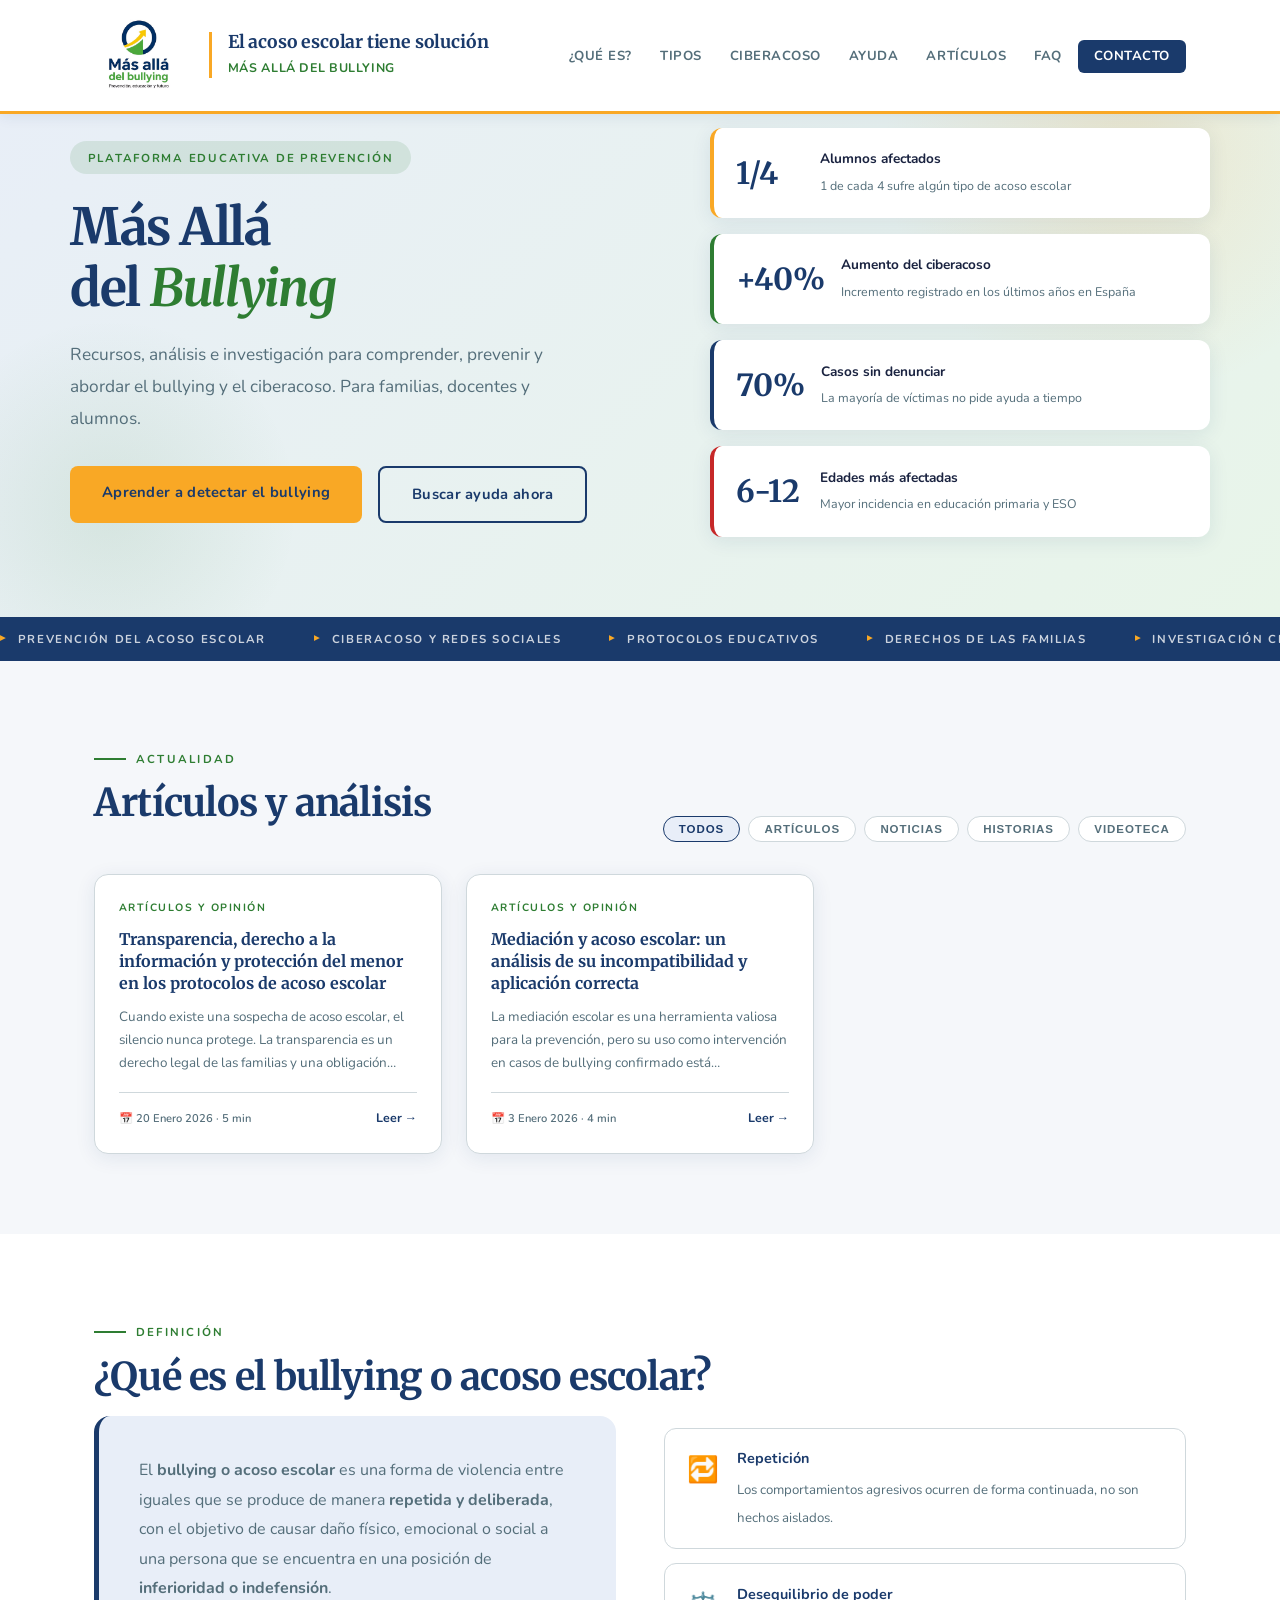
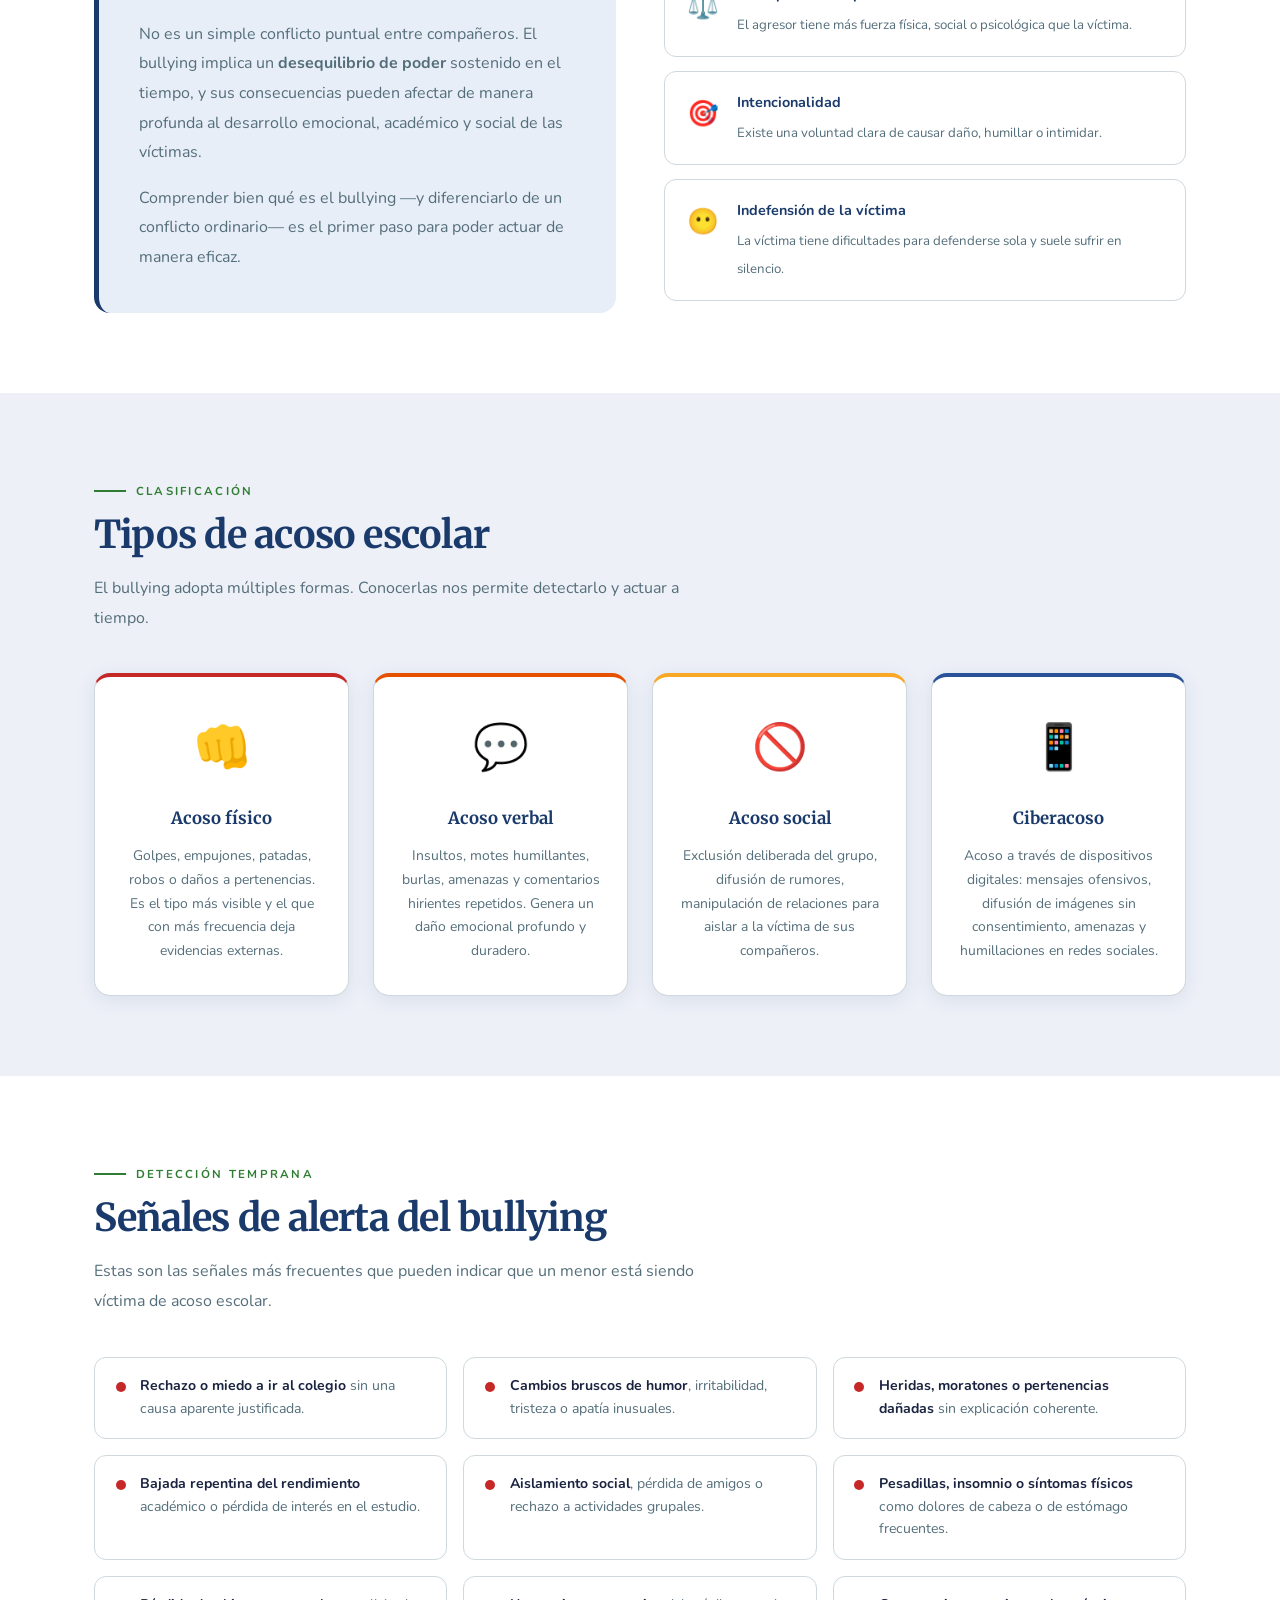
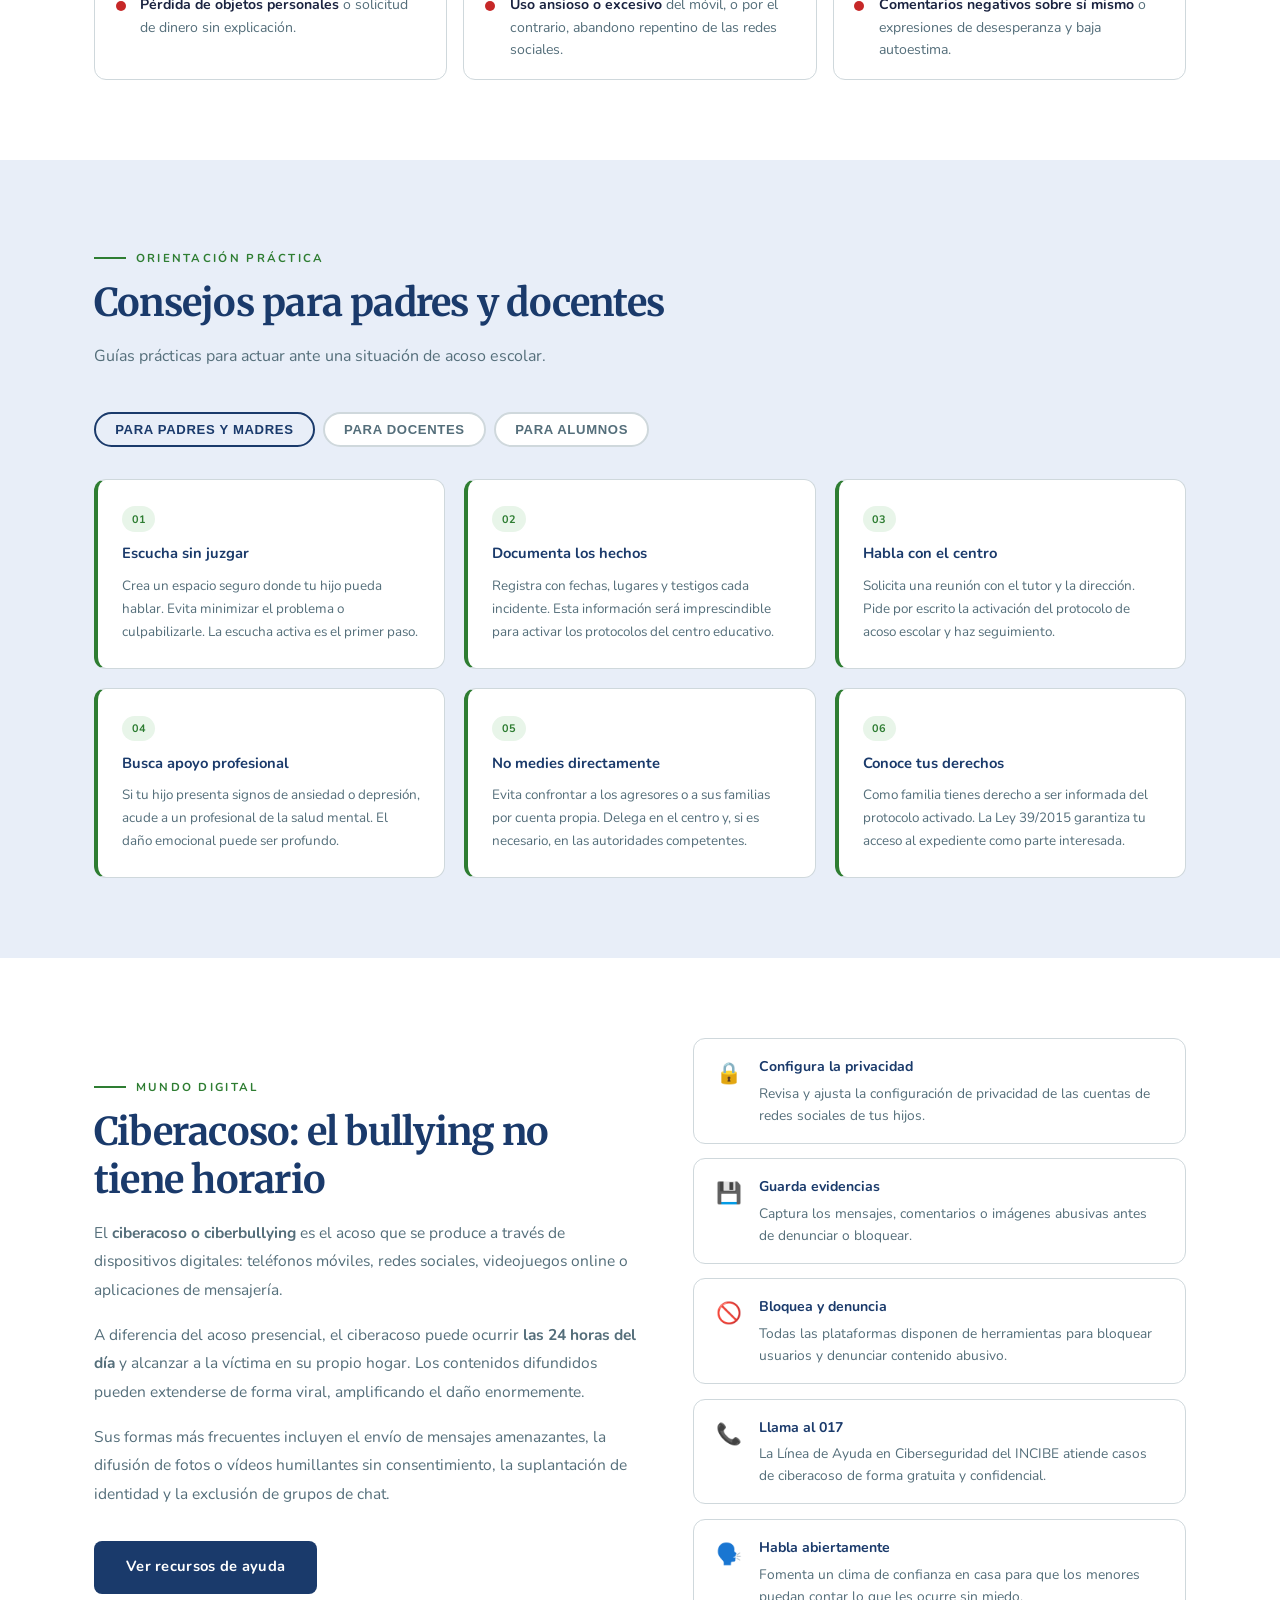
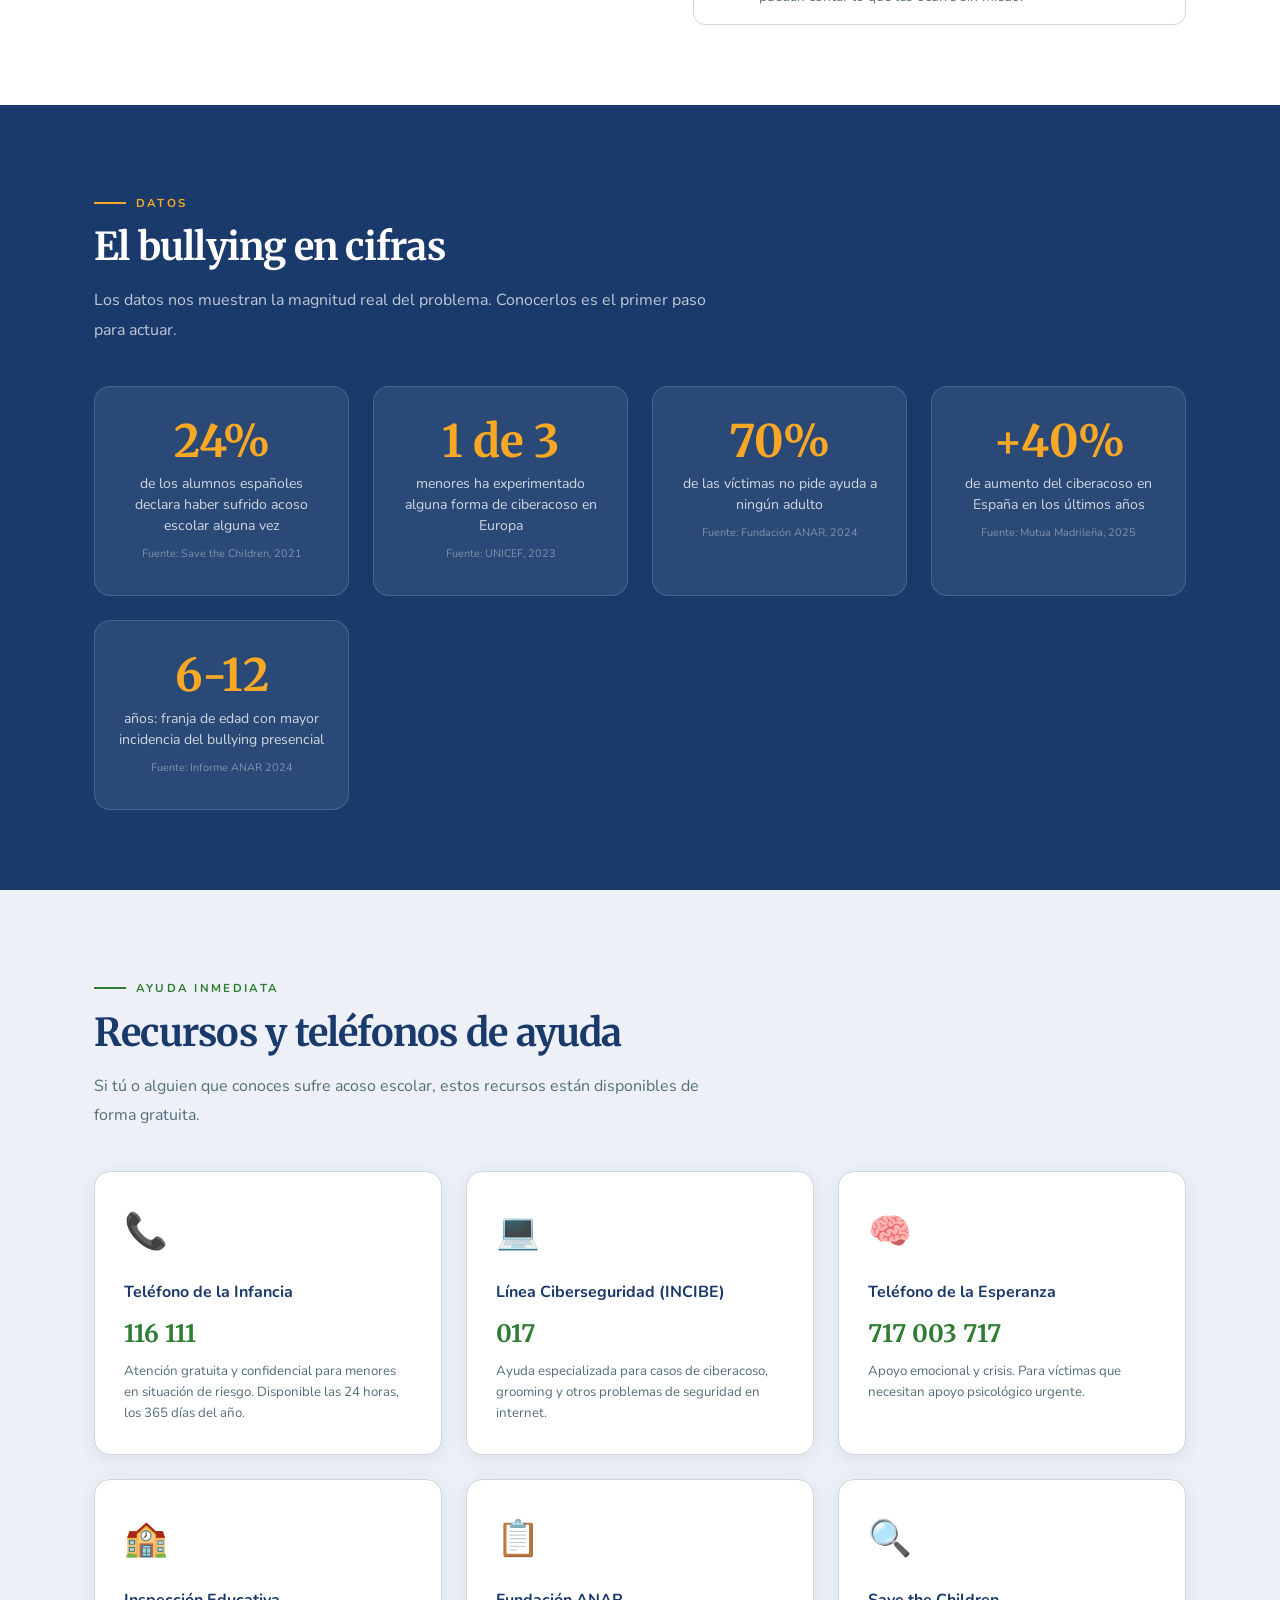
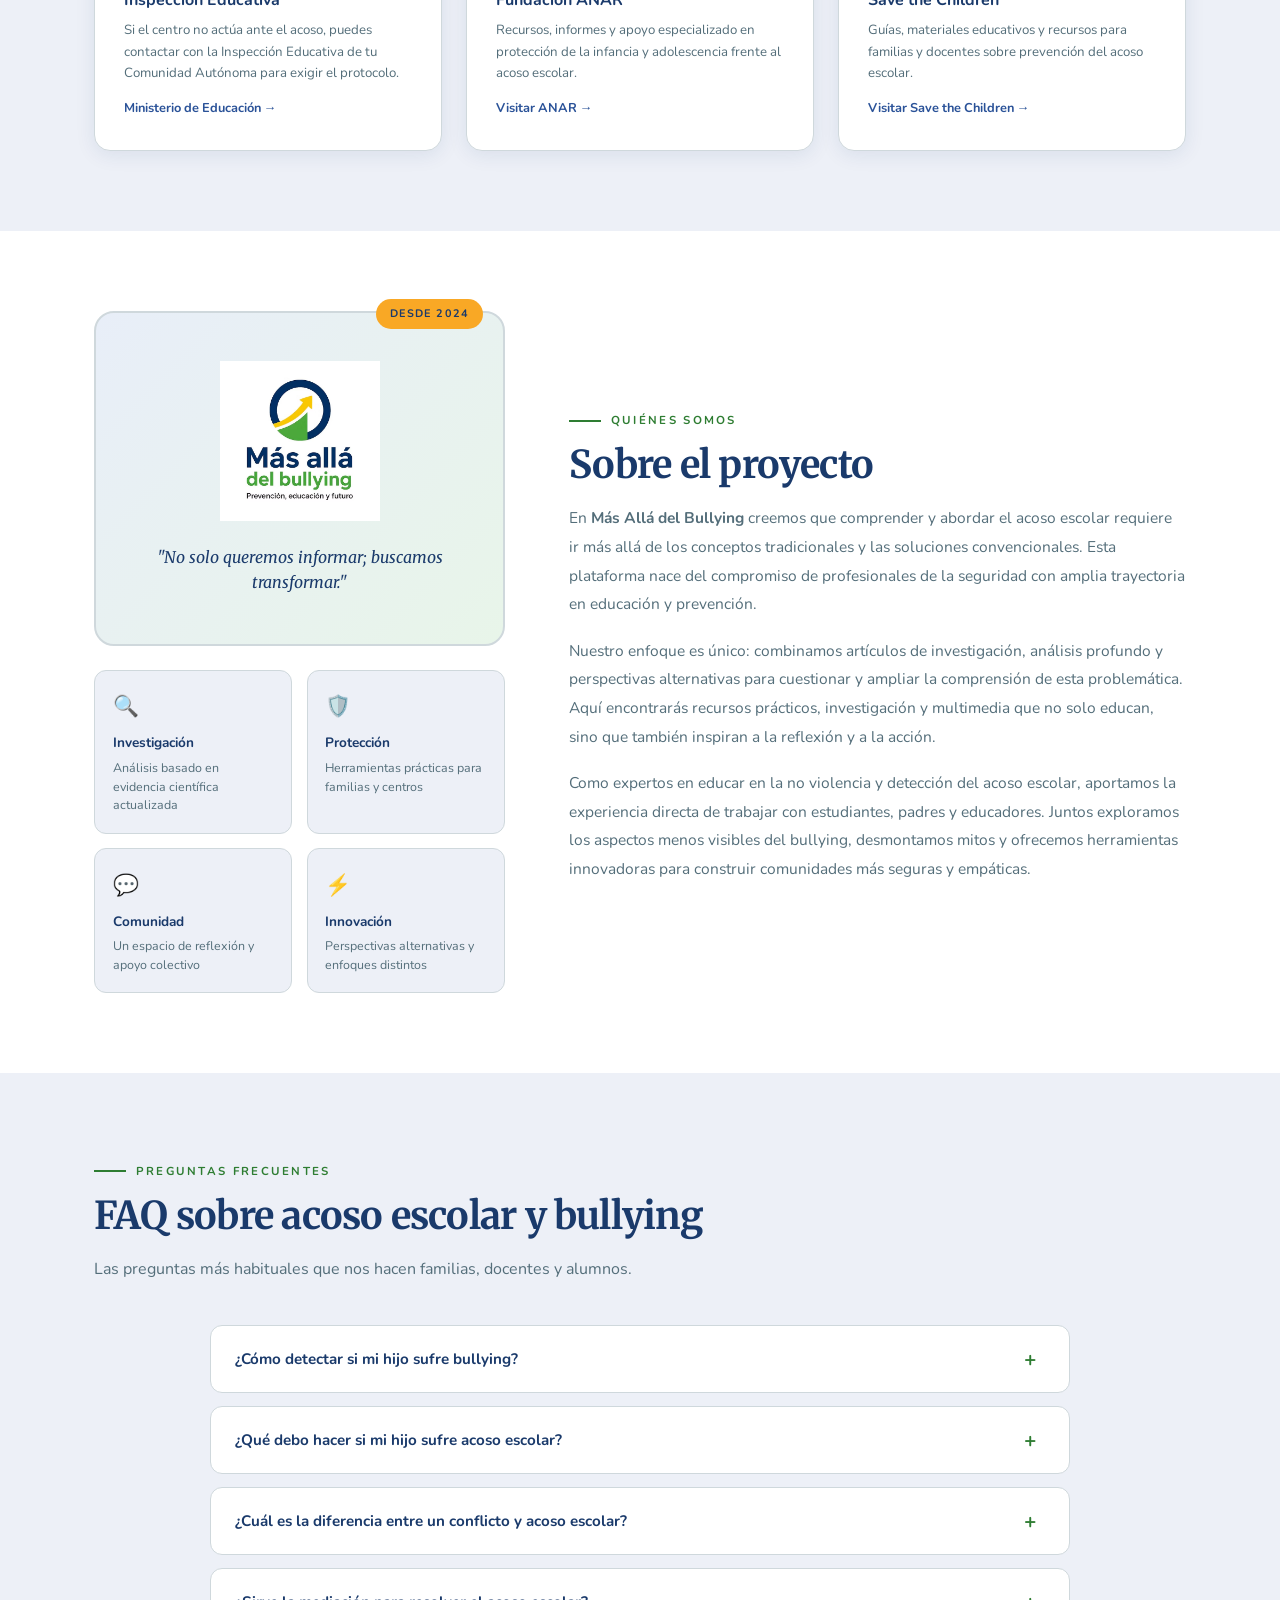
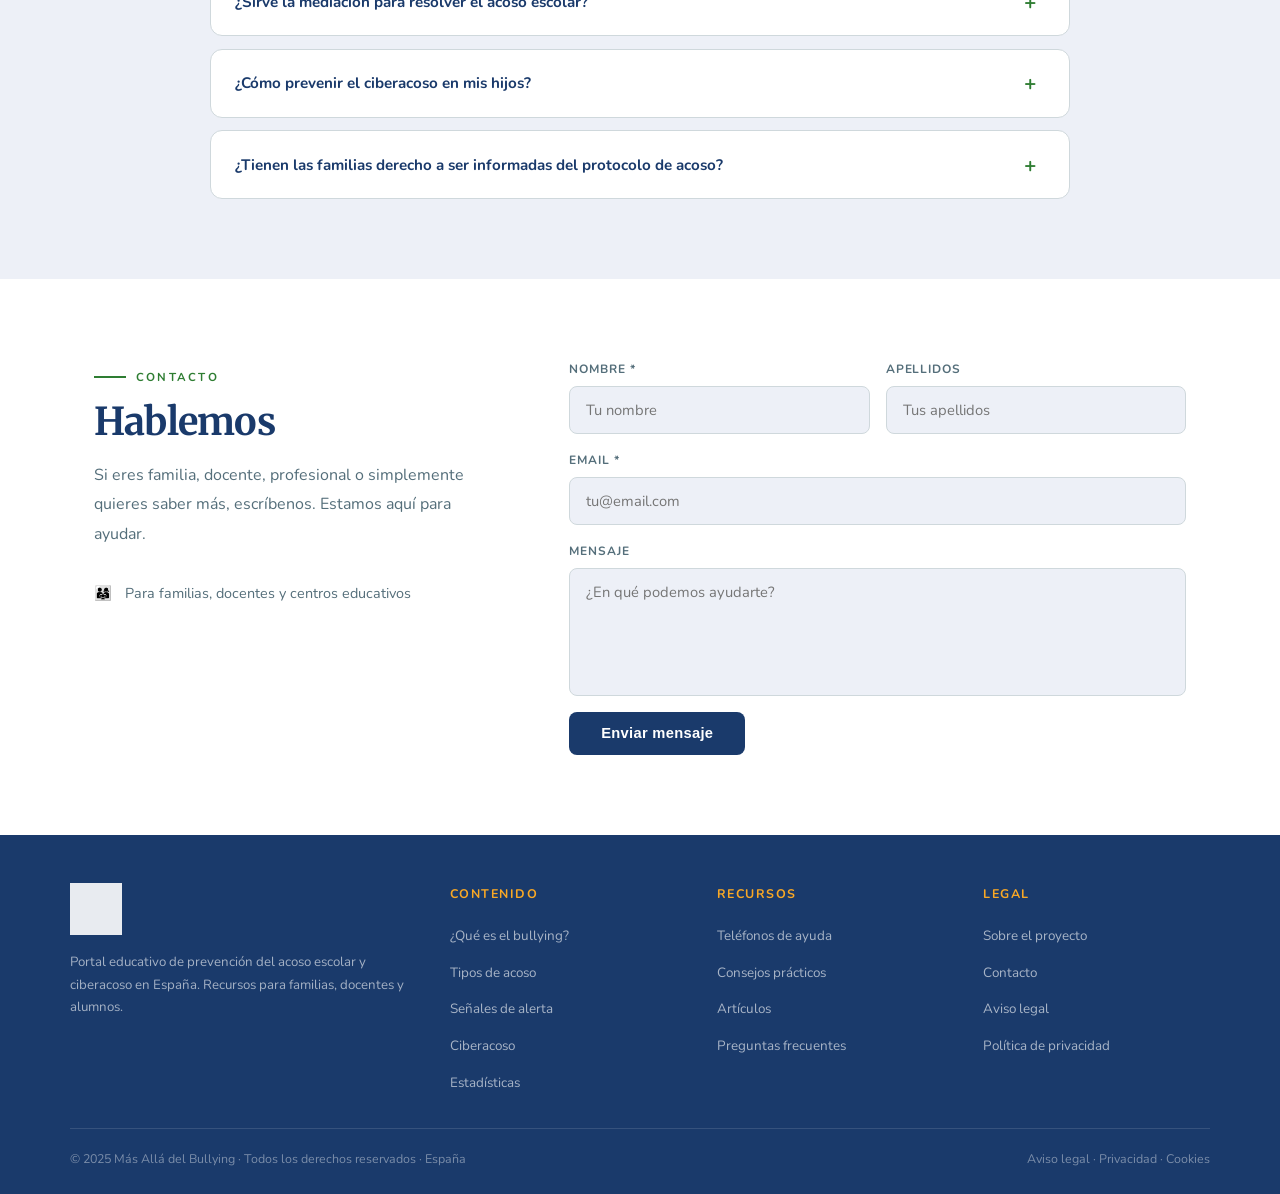
<file: index.html>
<!DOCTYPE html>
<html lang="es">
<head>
  <!-- ============================================================
       MÁS ALLÁ DEL BULLYING — index.html
       Portal educativo de prevención del acoso escolar
       ============================================================ -->

  <meta charset="UTF-8">
  <meta name="viewport" content="width=device-width, initial-scale=1.0">

  <!-- SEO PRIMARIO -->
  <title>Más Allá del Bullying | Prevención del Acoso Escolar y Ciberacoso en España</title>
  <meta name="description" content="Portal educativo sobre prevención del bullying, acoso escolar y ciberacoso. Recursos, guías y consejos para familias, docentes y alumnos. Información actualizada y avalada por expertos.">
  <meta name="keywords" content="bullying, acoso escolar, ciberacoso, prevención del bullying, educación contra la violencia, acoso en el colegio, ciberbullying, señales de acoso, consejos para padres, protocolo acoso escolar">
  <meta name="author" content="Más Allá del Bullying">
  <meta name="robots" content="index, follow">
  <link rel="canonical" href="https://xamid20.github.io/masalladelbullying/">

  <!-- OPEN GRAPH (redes sociales) -->
  <meta property="og:type"        content="website">
  <meta property="og:title"       content="Más Allá del Bullying | Prevención del Acoso Escolar">
  <meta property="og:description" content="Recursos educativos para prevenir y abordar el acoso escolar y el ciberacoso. Para familias, docentes y alumnos.">
  <meta property="og:url"         content="https://xamid20.github.io/masalladelbullying/">
  <meta property="og:image"       content="https://xamid20.github.io/masalladelbullying/logo.png">
  <meta property="og:locale"      content="es_ES">
  <meta name="twitter:card"       content="summary_large_image">
  <meta name="twitter:title"      content="Más Allá del Bullying | Prevención del Acoso Escolar">
  <meta name="twitter:description" content="Recursos educativos para prevenir y abordar el acoso escolar y el ciberacoso.">

  <!-- SCHEMA MARKUP — Organización educativa -->
  <script type="application/ld+json">
  {
    "@context": "https://schema.org",
    "@type": "EducationalOrganization",
    "name": "Más Allá del Bullying",
    "description": "Portal educativo de prevención del acoso escolar y ciberacoso en España",
    "url": "https://xamid20.github.io/masalladelbullying/",
    "logo": "https://xamid20.github.io/masalladelbullying/logo.png",
    "foundingDate": "2024",
    "areaServed": "ES",
    "knowsAbout": ["bullying", "acoso escolar", "ciberacoso", "prevención violencia escolar"]
  }
  </script>

  <!-- SCHEMA MARKUP — FAQ -->
  <script type="application/ld+json">
  {
    "@context": "https://schema.org",
    "@type": "FAQPage",
    "mainEntity": [
      {
        "@type": "Question",
        "name": "¿Cómo detectar si mi hijo sufre bullying?",
        "acceptedAnswer": { "@type": "Answer", "text": "Los principales indicadores son: cambios bruscos de humor, rechazo a ir al colegio, heridas o pertenencias dañadas sin explicación, pesadillas, pérdida de amigos o aislamiento social, y bajada repentina del rendimiento escolar." }
      },
      {
        "@type": "Question",
        "name": "¿Qué debo hacer si mi hijo sufre acoso escolar?",
        "acceptedAnswer": { "@type": "Answer", "text": "Mantén la calma y escúchale sin juzgar. Documenta los hechos con fechas y evidencias. Habla con el tutor y la dirección del centro solicitando la activación del protocolo de acoso. Si no obtienes respuesta, contacta con la Inspección Educativa." }
      },
      {
        "@type": "Question",
        "name": "¿Cómo prevenir el ciberacoso?",
        "acceptedAnswer": { "@type": "Answer", "text": "Educa a tus hijos sobre el uso responsable de internet, mantén los dispositivos en zonas comunes del hogar, configura la privacidad de sus cuentas, fomenta la comunicación abierta y enséñales a bloquear y denunciar contactos abusivos." }
      }
    ]
  }
  </script>

  <!-- FONTS -->
  <link rel="preconnect" href="https://fonts.googleapis.com">
  <link href="https://fonts.googleapis.com/css2?family=Merriweather:ital,wght@0,400;0,700;1,400&family=Nunito:wght@300;400;600;700&display=swap" rel="stylesheet">

  <!-- CSS -->
  <link rel="stylesheet" href="styles.css">
</head>

<body>

  <!-- ============================================================
       HEADER — Logo + Navegación principal
       ============================================================ -->
  <header role="banner">
    <div class="header-inner">

      <!-- Logo -->
      <a href="/" class="site-logo" aria-label="Ir a la página principal de Más allá del bullying">
        <img src="logo.png"
             alt="Más allá del bullying – prevención del acoso escolar"
             width="90" height="90" style="height:90px;width:auto;">
        <div class="logo-text" style="margin-left:0.8rem;border-left:3px solid var(--amarillo);padding-left:1rem;">
          <strong style="font-size:1.1rem;letter-spacing:-0.01em;display:block;color:var(--azul);">El acoso escolar tiene solución</strong>
          <span style="font-size:0.78rem;margin-top:3px;display:block;color:var(--verde);font-weight:700;text-transform:uppercase;letter-spacing:0.05em;">Más Allá del Bullying</span>
        </div>
      </a>

      <!-- Menú de navegación -->
      <nav role="navigation" aria-label="Menú principal">
        <ul class="nav-menu" id="navMenu">
          <li><a href="#que-es">¿Qué es?</a></li>
          <li><a href="#tipos">Tipos</a></li>
          <li><a href="#ciberacoso">Ciberacoso</a></li>
          <li><a href="#recursos">Ayuda</a></li>
          <li><a href="#articulos">Artículos</a></li>
          <li><a href="#faq">FAQ</a></li>
          <li><a href="#contacto" class="nav-cta">Contacto</a></li>
        </ul>
        <button class="nav-toggle" id="navToggle" aria-label="Abrir menú" aria-expanded="false">
          <span></span><span></span><span></span>
        </button>
      </nav>

    </div>
  </header>

  <main role="main">

    <!-- ============================================================
         HERO — Sección principal de impacto
         ============================================================ -->
    <section class="hero" aria-labelledby="hero-titulo">
      <div class="hero-inner">

        <div>
          <span class="hero-badge">Plataforma educativa de prevención</span>
          <h1 id="hero-titulo">
            Más Allá<br>del <em>Bullying</em>
          </h1>
          <p class="hero-sub">
            Recursos, análisis e investigación para comprender, prevenir y abordar el
            bullying y el ciberacoso. Para familias, docentes y alumnos.
          </p>
          <div class="hero-cta">
            <a href="#que-es" class="btn btn-amarillo">Aprender a detectar el bullying</a>
            <a href="#recursos" class="btn btn-outline">Buscar ayuda ahora</a>
          </div>
        </div>

        <!-- Tarjetas de estadísticas -->
        <aside class="hero-stats" aria-label="Estadísticas sobre el acoso escolar">
          <div class="stat-card">
            <div class="stat-num">1/4</div>
            <div class="stat-info">
              <strong>Alumnos afectados</strong>
              <span>1 de cada 4 sufre algún tipo de acoso escolar</span>
            </div>
          </div>
          <div class="stat-card">
            <div class="stat-num">+40%</div>
            <div class="stat-info">
              <strong>Aumento del ciberacoso</strong>
              <span>Incremento registrado en los últimos años en España</span>
            </div>
          </div>
          <div class="stat-card">
            <div class="stat-num">70%</div>
            <div class="stat-info">
              <strong>Casos sin denunciar</strong>
              <span>La mayoría de víctimas no pide ayuda a tiempo</span>
            </div>
          </div>
          <div class="stat-card">
            <div class="stat-num">6-12</div>
            <div class="stat-info">
              <strong>Edades más afectadas</strong>
              <span>Mayor incidencia en educación primaria y ESO</span>
            </div>
          </div>
        </aside>

      </div>
    </section>

    <!-- TICKER -->
    <div class="ticker-wrap" aria-hidden="true">
      <div class="ticker">
        <span class="ticker-item">Prevención del acoso escolar</span>
        <span class="ticker-item">Ciberacoso y redes sociales</span>
        <span class="ticker-item">Protocolos educativos</span>
        <span class="ticker-item">Derechos de las familias</span>
        <span class="ticker-item">Investigación científica</span>
        <span class="ticker-item">Herramientas para docentes</span>
        <span class="ticker-item">Señales de alerta del bullying</span>
        <span class="ticker-item">Recursos de ayuda</span>
        <span class="ticker-item">Prevención del acoso escolar</span>
        <span class="ticker-item">Ciberacoso y redes sociales</span>
        <span class="ticker-item">Protocolos educativos</span>
        <span class="ticker-item">Derechos de las familias</span>
        <span class="ticker-item">Investigación científica</span>
        <span class="ticker-item">Herramientas para docentes</span>
        <span class="ticker-item">Señales de alerta del bullying</span>
        <span class="ticker-item">Recursos de ayuda</span>
      </div>
    </div>

    <!-- ============================================================
         ARTÍCULOS Y ANÁLISIS — justo después del ticker
         ============================================================ -->
    <section id="articulos" class="articulos-section" aria-labelledby="titulo-articulos">
      <div class="container">
        <div class="articulos-header">
          <div>
            <div class="section-label">Actualidad</div>
            <h2 class="section-title" id="titulo-articulos">Artículos y análisis</h2>
          </div>
          <div class="filter-tabs" role="tablist">
            <button class="filter-tab active" role="tab">Todos</button>
            <button class="filter-tab" role="tab">Artículos</button>
            <button class="filter-tab" role="tab">Noticias</button>
            <button class="filter-tab" role="tab">Historias</button>
            <button class="filter-tab" role="tab">Videoteca</button>
          </div>
        </div>

        <!-- Grid de artículos -->
        <div class="articulos-grid" id="articulos-grid">

          <!-- ARTÍCULO 1 -->
          <a class="article-card" href="articulo-transparencia.html">
            <div class="card-body">
              <div class="card-cat">Artículos y Opinión</div>
              <h3 class="card-title">Transparencia, derecho a la información y protección del menor en los protocolos de acoso escolar</h3>
              <p class="card-excerpt">Cuando existe una sospecha de acoso escolar, el silencio nunca protege. La transparencia es un derecho legal de las familias y una obligación jurídica del centro educativo, directamente vinculada a la protección efectiva de los menores.</p>
              <div class="card-footer">
                <span class="card-date">📅 20 Enero 2026 · 5 min</span>
                <span class="card-link-txt">Leer →</span>
              </div>
            </div>
          </a>

          <!-- ARTÍCULO 2 -->
          <a class="article-card" href="articulo-mediacion.html">
            <div class="card-body">
              <div class="card-cat">Artículos y Opinión</div>
              <h3 class="card-title">Mediación y acoso escolar: un análisis de su incompatibilidad y aplicación correcta</h3>
              <p class="card-excerpt">La mediación escolar es una herramienta valiosa para la prevención, pero su uso como intervención en casos de bullying confirmado está desaconsejado y puede ser perjudicial para la víctima.</p>
              <div class="card-footer">
                <span class="card-date">📅 3 Enero 2026 · 4 min</span>
                <span class="card-link-txt">Leer →</span>
              </div>
            </div>
          </a>

        </div>
      </div>
    </section>

    <!-- ============================================================
         ¿QUÉ ES EL BULLYING?
         ============================================================ -->
    <section id="que-es" class="section-bg-white" aria-labelledby="titulo-que-es">
      <div class="container">
        <div class="section-label">Definición</div>
        <h2 class="section-title" id="titulo-que-es">¿Qué es el bullying o acoso escolar?</h2>
        <div class="que-es-grid fade-up">

          <div class="que-es-box">
            <p>
              El <strong>bullying o acoso escolar</strong> es una forma de violencia entre iguales
              que se produce de manera <strong>repetida y deliberada</strong>, con el objetivo de
              causar daño físico, emocional o social a una persona que se encuentra en una
              posición de <strong>inferioridad o indefensión</strong>.
            </p>
            <p>
              No es un simple conflicto puntual entre compañeros. El bullying implica un
              <strong>desequilibrio de poder</strong> sostenido en el tiempo, y sus consecuencias
              pueden afectar de manera profunda al desarrollo emocional, académico y social
              de las víctimas.
            </p>
            <p>
              Comprender bien qué es el bullying —y diferenciarlo de un conflicto ordinario—
              es el primer paso para poder actuar de manera eficaz.
            </p>
          </div>

          <div class="caracteristicas">
            <div class="caracteristica">
              <div class="caract-icon">🔁</div>
              <div class="caract-info">
                <strong>Repetición</strong>
                <span>Los comportamientos agresivos ocurren de forma continuada, no son hechos aislados.</span>
              </div>
            </div>
            <div class="caracteristica">
              <div class="caract-icon">⚖️</div>
              <div class="caract-info">
                <strong>Desequilibrio de poder</strong>
                <span>El agresor tiene más fuerza física, social o psicológica que la víctima.</span>
              </div>
            </div>
            <div class="caracteristica">
              <div class="caract-icon">🎯</div>
              <div class="caract-info">
                <strong>Intencionalidad</strong>
                <span>Existe una voluntad clara de causar daño, humillar o intimidar.</span>
              </div>
            </div>
            <div class="caracteristica">
              <div class="caract-icon">😶</div>
              <div class="caract-info">
                <strong>Indefensión de la víctima</strong>
                <span>La víctima tiene dificultades para defenderse sola y suele sufrir en silencio.</span>
              </div>
            </div>
          </div>

        </div>
      </div>
    </section>

    <!-- ============================================================
         TIPOS DE ACOSO — Cards visuales
         ============================================================ -->
    <section id="tipos" class="section-bg-gray" aria-labelledby="titulo-tipos">
      <div class="container">
        <div class="section-label">Clasificación</div>
        <h2 class="section-title" id="titulo-tipos">Tipos de acoso escolar</h2>
        <p class="section-desc">El bullying adopta múltiples formas. Conocerlas nos permite detectarlo y actuar a tiempo.</p>

        <div class="tipos-grid">

          <article class="tipo-card fisico fade-up">
            <span class="tipo-icon" aria-hidden="true">👊</span>
            <h3>Acoso físico</h3>
            <p>Golpes, empujones, patadas, robos o daños a pertenencias. Es el tipo más visible y el que con más frecuencia deja evidencias externas.</p>
          </article>

          <article class="tipo-card verbal fade-up">
            <span class="tipo-icon" aria-hidden="true">💬</span>
            <h3>Acoso verbal</h3>
            <p>Insultos, motes humillantes, burlas, amenazas y comentarios hirientes repetidos. Genera un daño emocional profundo y duradero.</p>
          </article>

          <article class="tipo-card social fade-up">
            <span class="tipo-icon" aria-hidden="true">🚫</span>
            <h3>Acoso social</h3>
            <p>Exclusión deliberada del grupo, difusión de rumores, manipulación de relaciones para aislar a la víctima de sus compañeros.</p>
          </article>

          <article class="tipo-card cyber fade-up">
            <span class="tipo-icon" aria-hidden="true">📱</span>
            <h3>Ciberacoso</h3>
            <p>Acoso a través de dispositivos digitales: mensajes ofensivos, difusión de imágenes sin consentimiento, amenazas y humillaciones en redes sociales.</p>
          </article>

        </div>
      </div>
    </section>

    <!-- ============================================================
         SEÑALES DE ALERTA
         ============================================================ -->
    <section id="senales" class="section-bg-white" aria-labelledby="titulo-senales">
      <div class="container">
        <div class="section-label">Detección temprana</div>
        <h2 class="section-title" id="titulo-senales">Señales de alerta del bullying</h2>
        <p class="section-desc">Estas son las señales más frecuentes que pueden indicar que un menor está siendo víctima de acoso escolar.</p>

        <div class="senales-grid">
          <div class="senal-item fade-up">
            <div class="senal-dot" aria-hidden="true"></div>
            <p><strong>Rechazo o miedo a ir al colegio</strong> sin una causa aparente justificada.</p>
          </div>
          <div class="senal-item fade-up">
            <div class="senal-dot" aria-hidden="true"></div>
            <p><strong>Cambios bruscos de humor</strong>, irritabilidad, tristeza o apatía inusuales.</p>
          </div>
          <div class="senal-item fade-up">
            <div class="senal-dot" aria-hidden="true"></div>
            <p><strong>Heridas, moratones o pertenencias dañadas</strong> sin explicación coherente.</p>
          </div>
          <div class="senal-item fade-up">
            <div class="senal-dot" aria-hidden="true"></div>
            <p><strong>Bajada repentina del rendimiento</strong> académico o pérdida de interés en el estudio.</p>
          </div>
          <div class="senal-item fade-up">
            <div class="senal-dot" aria-hidden="true"></div>
            <p><strong>Aislamiento social</strong>, pérdida de amigos o rechazo a actividades grupales.</p>
          </div>
          <div class="senal-item fade-up">
            <div class="senal-dot" aria-hidden="true"></div>
            <p><strong>Pesadillas, insomnio o síntomas físicos</strong> como dolores de cabeza o de estómago frecuentes.</p>
          </div>
          <div class="senal-item fade-up">
            <div class="senal-dot" aria-hidden="true"></div>
            <p><strong>Pérdida de objetos personales</strong> o solicitud de dinero sin explicación.</p>
          </div>
          <div class="senal-item fade-up">
            <div class="senal-dot" aria-hidden="true"></div>
            <p><strong>Uso ansioso o excesivo</strong> del móvil, o por el contrario, abandono repentino de las redes sociales.</p>
          </div>
          <div class="senal-item fade-up">
            <div class="senal-dot" aria-hidden="true"></div>
            <p><strong>Comentarios negativos sobre sí mismo</strong> o expresiones de desesperanza y baja autoestima.</p>
          </div>
        </div>
      </div>
    </section>

    <!-- ============================================================
         CONSEJOS PARA PADRES Y DOCENTES
         ============================================================ -->
    <section id="consejos" class="section-bg-blue" aria-labelledby="titulo-consejos">
      <div class="container">
        <div class="section-label">Orientación práctica</div>
        <h2 class="section-title" id="titulo-consejos">Consejos para padres y docentes</h2>
        <p class="section-desc">Guías prácticas para actuar ante una situación de acoso escolar.</p>

        <div class="consejos-tabs">
          <button class="tab-btn active" onclick="mostrarTab('padres', this)">Para padres y madres</button>
          <button class="tab-btn" onclick="mostrarTab('docentes', this)">Para docentes</button>
          <button class="tab-btn" onclick="mostrarTab('alumnos', this)">Para alumnos</button>
        </div>

        <!-- Padres -->
        <div id="tab-padres" class="tab-content active">
          <div class="consejo-card">
            <div class="consejo-num">01</div>
            <h4>Escucha sin juzgar</h4>
            <p>Crea un espacio seguro donde tu hijo pueda hablar. Evita minimizar el problema o culpabilizarle. La escucha activa es el primer paso.</p>
          </div>
          <div class="consejo-card">
            <div class="consejo-num">02</div>
            <h4>Documenta los hechos</h4>
            <p>Registra con fechas, lugares y testigos cada incidente. Esta información será imprescindible para activar los protocolos del centro educativo.</p>
          </div>
          <div class="consejo-card">
            <div class="consejo-num">03</div>
            <h4>Habla con el centro</h4>
            <p>Solicita una reunión con el tutor y la dirección. Pide por escrito la activación del protocolo de acoso escolar y haz seguimiento.</p>
          </div>
          <div class="consejo-card">
            <div class="consejo-num">04</div>
            <h4>Busca apoyo profesional</h4>
            <p>Si tu hijo presenta signos de ansiedad o depresión, acude a un profesional de la salud mental. El daño emocional puede ser profundo.</p>
          </div>
          <div class="consejo-card">
            <div class="consejo-num">05</div>
            <h4>No medies directamente</h4>
            <p>Evita confrontar a los agresores o a sus familias por cuenta propia. Delega en el centro y, si es necesario, en las autoridades competentes.</p>
          </div>
          <div class="consejo-card">
            <div class="consejo-num">06</div>
            <h4>Conoce tus derechos</h4>
            <p>Como familia tienes derecho a ser informada del protocolo activado. La Ley 39/2015 garantiza tu acceso al expediente como parte interesada.</p>
          </div>
        </div>

        <!-- Docentes -->
        <div id="tab-docentes" class="tab-content">
          <div class="consejo-card">
            <div class="consejo-num">01</div>
            <h4>Observa el clima del aula</h4>
            <p>Presta atención a las dinámicas grupales, los juegos en los recreos y los cambios de comportamiento en el alumnado.</p>
          </div>
          <div class="consejo-card">
            <div class="consejo-num">02</div>
            <h4>Actúa ante cualquier indicio</h4>
            <p>No esperes a tener pruebas definitivas. Ante la sospecha, notifica al equipo directivo y activa los canales establecidos por el centro.</p>
          </div>
          <div class="consejo-card">
            <div class="consejo-num">03</div>
            <h4>No utilices la mediación en acoso confirmado</h4>
            <p>La mediación entre víctima y agresor está desaconsejada y puede ser perjudicial. El acoso no es un conflicto, es una agresión que debe detenerse.</p>
          </div>
          <div class="consejo-card">
            <div class="consejo-num">04</div>
            <h4>Informa a las familias</h4>
            <p>Mantén a las familias informadas del proceso. La transparencia genera confianza y es una obligación jurídica del centro educativo.</p>
          </div>
          <div class="consejo-card">
            <div class="consejo-num">05</div>
            <h4>Trabaja la empatía en el aula</h4>
            <p>Incorpora actividades de educación emocional y habilidades sociales de manera regular. La prevención es la herramienta más eficaz.</p>
          </div>
          <div class="consejo-card">
            <div class="consejo-num">06</div>
            <h4>Cuida tu bienestar</h4>
            <p>Gestionar situaciones de acoso puede ser emocionalmente agotador. Busca apoyo en el equipo de orientación y en tus compañeros.</p>
          </div>
        </div>

        <!-- Alumnos -->
        <div id="tab-alumnos" class="tab-content">
          <div class="consejo-card">
            <div class="consejo-num">01</div>
            <h4>Habla con un adulto de confianza</h4>
            <p>Si sufres acoso o lo ves, cuéntaselo a un adulto: un familiar, un profesor o el orientador del colegio. No estás solo.</p>
          </div>
          <div class="consejo-card">
            <div class="consejo-num">02</div>
            <h4>No respondas a las provocaciones</h4>
            <p>Reaccionar de forma agresiva puede empeorar la situación. Intenta alejarte y busca a alguien de confianza.</p>
          </div>
          <div class="consejo-card">
            <div class="consejo-num">03</div>
            <h4>Guarda las evidencias digitales</h4>
            <p>Si el acoso es online, haz capturas de pantalla antes de borrar los mensajes. Esas evidencias son importantes.</p>
          </div>
          <div class="consejo-card">
            <div class="consejo-num">04</div>
            <h4>Apoya a quien lo sufre</h4>
            <p>Si ves que alguien es acosado, no te quedes al margen. Decirle a alguien de confianza ya es ayudar.</p>
          </div>
        </div>

      </div>
    </section>

    <!-- ============================================================
         CIBERACOSO
         ============================================================ -->
    <section id="ciberacoso" class="section-bg-white" aria-labelledby="titulo-ciberacoso">
      <div class="container">
        <div class="ciberacoso-grid">
          <div class="ciberacoso-text fade-up">
            <div class="section-label">Mundo digital</div>
            <h2 class="section-title" id="titulo-ciberacoso">Ciberacoso: el bullying no tiene horario</h2>
            <p>El <strong>ciberacoso o ciberbullying</strong> es el acoso que se produce a través de dispositivos digitales: teléfonos móviles, redes sociales, videojuegos online o aplicaciones de mensajería.</p>
            <p>A diferencia del acoso presencial, el ciberacoso puede ocurrir <strong>las 24 horas del día</strong> y alcanzar a la víctima en su propio hogar. Los contenidos difundidos pueden extenderse de forma viral, amplificando el daño enormemente.</p>
            <p>Sus formas más frecuentes incluyen el envío de mensajes amenazantes, la difusión de fotos o vídeos humillantes sin consentimiento, la suplantación de identidad y la exclusión de grupos de chat.</p>
            <a href="#recursos" class="btn btn-primary" style="margin-top:1rem;display:inline-block;">Ver recursos de ayuda</a>
          </div>
          <div class="ciberacoso-tips fade-up">
            <div class="cib-tip">
              <div class="cib-tip-icon">🔒</div>
              <div>
                <strong>Configura la privacidad</strong>
                <p>Revisa y ajusta la configuración de privacidad de las cuentas de redes sociales de tus hijos.</p>
              </div>
            </div>
            <div class="cib-tip">
              <div class="cib-tip-icon">💾</div>
              <div>
                <strong>Guarda evidencias</strong>
                <p>Captura los mensajes, comentarios o imágenes abusivas antes de denunciar o bloquear.</p>
              </div>
            </div>
            <div class="cib-tip">
              <div class="cib-tip-icon">🚫</div>
              <div>
                <strong>Bloquea y denuncia</strong>
                <p>Todas las plataformas disponen de herramientas para bloquear usuarios y denunciar contenido abusivo.</p>
              </div>
            </div>
            <div class="cib-tip">
              <div class="cib-tip-icon">📞</div>
              <div>
                <strong>Llama al 017</strong>
                <p>La Línea de Ayuda en Ciberseguridad del INCIBE atiende casos de ciberacoso de forma gratuita y confidencial.</p>
              </div>
            </div>
            <div class="cib-tip">
              <div class="cib-tip-icon">🗣️</div>
              <div>
                <strong>Habla abiertamente</strong>
                <p>Fomenta un clima de confianza en casa para que los menores puedan contar lo que les ocurre sin miedo.</p>
              </div>
            </div>
          </div>
        </div>
      </div>
    </section>

    <!-- ============================================================
         ESTADÍSTICAS
         ============================================================ -->
    <section id="estadisticas" class="stats-section" aria-labelledby="titulo-estadisticas">
      <div class="container">
        <div class="section-label">Datos</div>
        <h2 class="section-title" id="titulo-estadisticas">El bullying en cifras</h2>
        <p class="section-desc">Los datos nos muestran la magnitud real del problema. Conocerlos es el primer paso para actuar.</p>
        <div class="estadisticas-grid">
          <div class="estadistica-card fade-up">
            <div class="estad-num">24%</div>
            <div class="estad-label">de los alumnos españoles declara haber sufrido acoso escolar alguna vez</div>
            <div class="estad-source">Fuente: Save the Children, 2021</div>
          </div>
          <div class="estadistica-card fade-up">
            <div class="estad-num">1 de 3</div>
            <div class="estad-label">menores ha experimentado alguna forma de ciberacoso en Europa</div>
            <div class="estad-source">Fuente: UNICEF, 2023</div>
          </div>
          <div class="estadistica-card fade-up">
            <div class="estad-num">70%</div>
            <div class="estad-label">de las víctimas no pide ayuda a ningún adulto</div>
            <div class="estad-source">Fuente: Fundación ANAR, 2024</div>
          </div>
          <div class="estadistica-card fade-up">
            <div class="estad-num">+40%</div>
            <div class="estad-label">de aumento del ciberacoso en España en los últimos años</div>
            <div class="estad-source">Fuente: Mutua Madrileña, 2025</div>
          </div>
          <div class="estadistica-card fade-up">
            <div class="estad-num">6-12</div>
            <div class="estad-label">años: franja de edad con mayor incidencia del bullying presencial</div>
            <div class="estad-source">Fuente: Informe ANAR 2024</div>
          </div>
        </div>
      </div>
    </section>

    <!-- ============================================================
         RECURSOS DE AYUDA
         ============================================================ -->
    <section id="recursos" class="section-bg-gray" aria-labelledby="titulo-recursos">
      <div class="container">
        <div class="section-label">Ayuda inmediata</div>
        <h2 class="section-title" id="titulo-recursos">Recursos y teléfonos de ayuda</h2>
        <p class="section-desc">Si tú o alguien que conoces sufre acoso escolar, estos recursos están disponibles de forma gratuita.</p>

        <div class="recursos-grid">
          <div class="recurso-card fade-up">
            <div class="recurso-icon">📞</div>
            <h3>Teléfono de la Infancia</h3>
            <div class="telefono">116 111</div>
            <p>Atención gratuita y confidencial para menores en situación de riesgo. Disponible las 24 horas, los 365 días del año.</p>
          </div>
          <div class="recurso-card fade-up">
            <div class="recurso-icon">💻</div>
            <h3>Línea Ciberseguridad (INCIBE)</h3>
            <div class="telefono">017</div>
            <p>Ayuda especializada para casos de ciberacoso, grooming y otros problemas de seguridad en internet.</p>
          </div>
          <div class="recurso-card fade-up">
            <div class="recurso-icon">🧠</div>
            <h3>Teléfono de la Esperanza</h3>
            <div class="telefono">717 003 717</div>
            <p>Apoyo emocional y crisis. Para víctimas que necesitan apoyo psicológico urgente.</p>
          </div>
          <div class="recurso-card fade-up">
            <div class="recurso-icon">🏫</div>
            <h3>Inspección Educativa</h3>
            <p>Si el centro no actúa ante el acoso, puedes contactar con la Inspección Educativa de tu Comunidad Autónoma para exigir el protocolo.</p>
            <a class="recurso-link" href="https://www.educacionyfp.gob.es" target="_blank" rel="noopener">Ministerio de Educación →</a>
          </div>
          <div class="recurso-card fade-up">
            <div class="recurso-icon">📋</div>
            <h3>Fundación ANAR</h3>
            <p>Recursos, informes y apoyo especializado en protección de la infancia y adolescencia frente al acoso escolar.</p>
            <a class="recurso-link" href="https://www.anar.org" target="_blank" rel="noopener">Visitar ANAR →</a>
          </div>
          <div class="recurso-card fade-up">
            <div class="recurso-icon">🔍</div>
            <h3>Save the Children</h3>
            <p>Guías, materiales educativos y recursos para familias y docentes sobre prevención del acoso escolar.</p>
            <a class="recurso-link" href="https://www.savethechildren.es" target="_blank" rel="noopener">Visitar Save the Children →</a>
          </div>
        </div>
      </div>
    </section>

    <!-- ============================================================
         SOBRE EL PROYECTO
         ============================================================ -->
    <section id="sobre" class="section-bg-white" aria-labelledby="titulo-sobre">
      <div class="container">
        <div class="sobre-grid">

          <div class="fade-up">
            <div class="sobre-visual">
              <div class="sobre-badge">Desde 2024</div>
              <img src="logo.png"
                   alt="Más allá del bullying – prevención del acoso escolar"
                   width="160">
              <div class="sobre-quote">"No solo queremos informar; buscamos transformar."</div>
            </div>
            <div class="pilares-grid" style="margin-top:1.5rem;">
              <div class="pilar">
                <div class="pilar-icon">🔍</div>
                <h4>Investigación</h4>
                <p>Análisis basado en evidencia científica actualizada</p>
              </div>
              <div class="pilar">
                <div class="pilar-icon">🛡️</div>
                <h4>Protección</h4>
                <p>Herramientas prácticas para familias y centros</p>
              </div>
              <div class="pilar">
                <div class="pilar-icon">💬</div>
                <h4>Comunidad</h4>
                <p>Un espacio de reflexión y apoyo colectivo</p>
              </div>
              <div class="pilar">
                <div class="pilar-icon">⚡</div>
                <h4>Innovación</h4>
                <p>Perspectivas alternativas y enfoques distintos</p>
              </div>
            </div>
          </div>

          <div class="fade-up">
            <div class="section-label">Quiénes somos</div>
            <h2 class="section-title" id="titulo-sobre">Sobre el proyecto</h2>
            <div class="sobre-text">
              <p>En <strong>Más Allá del Bullying</strong> creemos que comprender y abordar el acoso escolar requiere ir más allá de los conceptos tradicionales y las soluciones convencionales. Esta plataforma nace del compromiso de profesionales de la seguridad con amplia trayectoria en educación y prevención.</p>
              <p>Nuestro enfoque es único: combinamos artículos de investigación, análisis profundo y perspectivas alternativas para cuestionar y ampliar la comprensión de esta problemática. Aquí encontrarás recursos prácticos, investigación y multimedia que no solo educan, sino que también inspiran a la reflexión y a la acción.</p>
              <p>Como expertos en educar en la no violencia y detección del acoso escolar, aportamos la experiencia directa de trabajar con estudiantes, padres y educadores. Juntos exploramos los aspectos menos visibles del bullying, desmontamos mitos y ofrecemos herramientas innovadoras para construir comunidades más seguras y empáticas.</p>
            </div>
          </div>

        </div>
      </div>
    </section>

    <!-- ============================================================
         PREGUNTAS FRECUENTES (FAQ)
         Optimizadas para SEO y Schema Markup
         ============================================================ -->
    <section id="faq" class="section-bg-gray" aria-labelledby="titulo-faq">
      <div class="container">
        <div class="section-label">Preguntas frecuentes</div>
        <h2 class="section-title" id="titulo-faq">FAQ sobre acoso escolar y bullying</h2>
        <p class="section-desc">Las preguntas más habituales que nos hacen familias, docentes y alumnos.</p>

        <div class="faq-list" role="list">

          <div class="faq-item" role="listitem">
            <button class="faq-question" onclick="toggleFaq(this)" aria-expanded="false">
              ¿Cómo detectar si mi hijo sufre bullying?
              <span class="faq-icon" aria-hidden="true">+</span>
            </button>
            <div class="faq-answer">
              Los principales indicadores son: rechazo a ir al colegio, cambios bruscos de humor, heridas o pertenencias dañadas sin explicación, pesadillas frecuentes, pérdida de amigos o aislamiento social, y bajada repentina del rendimiento escolar. Si observas varios de estos signos de forma sostenida, es importante hablar con tu hijo y contactar con el centro educativo.
            </div>
          </div>

          <div class="faq-item" role="listitem">
            <button class="faq-question" onclick="toggleFaq(this)" aria-expanded="false">
              ¿Qué debo hacer si mi hijo sufre acoso escolar?
              <span class="faq-icon" aria-hidden="true">+</span>
            </button>
            <div class="faq-answer">
              Mantén la calma y escúchale sin juzgar. Documenta los hechos con fechas, lugares y testigos. Solicita por escrito al centro la activación del protocolo de acoso escolar. Si no recibes respuesta adecuada, puedes acudir a la Inspección Educativa de tu Comunidad Autónoma, que tiene obligación de intervenir. Recuerda que como familia eres parte interesada en el procedimiento y tienes derecho a ser informada.
            </div>
          </div>

          <div class="faq-item" role="listitem">
            <button class="faq-question" onclick="toggleFaq(this)" aria-expanded="false">
              ¿Cuál es la diferencia entre un conflicto y acoso escolar?
              <span class="faq-icon" aria-hidden="true">+</span>
            </button>
            <div class="faq-answer">
              Un conflicto puntual entre compañeros es normal y ambas partes están en condiciones relativamente similares de resolverlo. El acoso escolar implica tres elementos clave que lo diferencian: repetición en el tiempo, desequilibrio de poder entre agresor y víctima, e intencionalidad de causar daño. Esta distinción es fundamental porque las herramientas de intervención son completamente distintas.
            </div>
          </div>

          <div class="faq-item" role="listitem">
            <button class="faq-question" onclick="toggleFaq(this)" aria-expanded="false">
              ¿Sirve la mediación para resolver el acoso escolar?
              <span class="faq-icon" aria-hidden="true">+</span>
            </button>
            <div class="faq-answer">
              No. La mediación entre víctima y agresor está desaconsejada por la comunidad científica y por los protocolos educativos oficiales en casos de acoso confirmado. La mediación requiere un equilibrio entre las partes que no existe en el bullying. Aplicarla puede revictimizar a la víctima y agravar la situación. La mediación sí puede ser útil como herramienta preventiva en conflictos leves, pero nunca como respuesta al acoso.
            </div>
          </div>

          <div class="faq-item" role="listitem">
            <button class="faq-question" onclick="toggleFaq(this)" aria-expanded="false">
              ¿Cómo prevenir el ciberacoso en mis hijos?
              <span class="faq-icon" aria-hidden="true">+</span>
            </button>
            <div class="faq-answer">
              Establece normas claras sobre el uso de dispositivos digitales en casa. Configura la privacidad de sus cuentas en redes sociales. Edúcales sobre el uso responsable y respetuoso de internet. Fomenta una comunicación abierta para que puedan contarte si algo les incomoda. Enséñales a bloquear y denunciar contactos abusivos sin borrar antes las evidencias. En caso de ciberacoso, puedes llamar al 017, la Línea de Ayuda en Ciberseguridad del INCIBE.
            </div>
          </div>

          <div class="faq-item" role="listitem">
            <button class="faq-question" onclick="toggleFaq(this)" aria-expanded="false">
              ¿Tienen las familias derecho a ser informadas del protocolo de acoso?
              <span class="faq-icon" aria-hidden="true">+</span>
            </button>
            <div class="faq-answer">
              Sí. La Ley 39/2015 del Procedimiento Administrativo Común reconoce a las familias como "interesadas" en el procedimiento, lo que les da derecho a conocer el estado del protocolo, acceder a documentos esenciales y presentar alegaciones. La confidencialidad no puede utilizarse como excusa para negar información básica a las familias sobre un proceso que afecta directamente a sus hijos.
            </div>
          </div>

        </div>
      </div>
    </section>

    <!-- ============================================================
         CONTACTO
         ============================================================ -->
    <section id="contacto" class="section-bg-white" aria-labelledby="titulo-contacto">
      <div class="container">
        <div style="display:grid;grid-template-columns:1fr 1.5fr;gap:4rem;align-items:start;">

          <div class="fade-up">
            <div class="section-label">Contacto</div>
            <h2 class="section-title" id="titulo-contacto">Hablemos</h2>
            <p style="color:var(--text-muted);margin:1rem 0 2rem;line-height:1.85;">Si eres familia, docente, profesional o simplemente quieres saber más, escríbenos. Estamos aquí para ayudar.</p>
            <div style="display:flex;flex-direction:column;gap:0.9rem;">
              <div style="display:flex;align-items:flex-start;gap:0.8rem;font-size:0.9rem;color:var(--text-muted);">
                <span>👨‍👩‍👧</span><span>Para familias, docentes y centros educativos</span>
              </div>
            </div>
          </div>

          <form class="fade-up" style="display:flex;flex-direction:column;gap:1rem;" aria-label="Formulario de contacto">
            <div style="display:grid;grid-template-columns:1fr 1fr;gap:1rem;">
              <div style="display:flex;flex-direction:column;gap:0.4rem;">
                <label style="font-size:0.75rem;font-weight:700;text-transform:uppercase;letter-spacing:0.08em;color:var(--text-muted);" for="nombre">Nombre *</label>
                <input id="nombre" type="text" placeholder="Tu nombre" required
                  style="background:var(--bg3);border:1.5px solid var(--border);border-radius:8px;color:var(--text);padding:0.8rem 1rem;font-family:'Nunito',sans-serif;font-size:0.92rem;outline:none;">
              </div>
              <div style="display:flex;flex-direction:column;gap:0.4rem;">
                <label style="font-size:0.75rem;font-weight:700;text-transform:uppercase;letter-spacing:0.08em;color:var(--text-muted);" for="apellidos">Apellidos</label>
                <input id="apellidos" type="text" placeholder="Tus apellidos"
                  style="background:var(--bg3);border:1.5px solid var(--border);border-radius:8px;color:var(--text);padding:0.8rem 1rem;font-family:'Nunito',sans-serif;font-size:0.92rem;outline:none;">
              </div>
            </div>
            <div style="display:flex;flex-direction:column;gap:0.4rem;">
              <label style="font-size:0.75rem;font-weight:700;text-transform:uppercase;letter-spacing:0.08em;color:var(--text-muted);" for="email">Email *</label>
              <input id="email" type="email" placeholder="tu@email.com" required
                style="background:var(--bg3);border:1.5px solid var(--border);border-radius:8px;color:var(--text);padding:0.8rem 1rem;font-family:'Nunito',sans-serif;font-size:0.92rem;outline:none;">
            </div>
            <div style="display:flex;flex-direction:column;gap:0.4rem;">
              <label style="font-size:0.75rem;font-weight:700;text-transform:uppercase;letter-spacing:0.08em;color:var(--text-muted);" for="mensaje">Mensaje</label>
              <textarea id="mensaje" placeholder="¿En qué podemos ayudarte?" rows="5"
                style="background:var(--bg3);border:1.5px solid var(--border);border-radius:8px;color:var(--text);padding:0.8rem 1rem;font-family:'Nunito',sans-serif;font-size:0.92rem;outline:none;resize:none;"></textarea>
            </div>
            <button type="submit" class="btn btn-primary" style="align-self:flex-start;">Enviar mensaje</button>
          </form>

        </div>
      </div>
    </section>

  </main>

  <!-- ============================================================
       FOOTER — Logo + enlaces + aviso legal
       ============================================================ -->
  <footer role="contentinfo">
    <div class="footer-inner">

      <!-- Marca -->
      <div class="footer-brand">
        <a href="/" aria-label="Ir a la página principal">
          <img src="logo.png"
               alt="Más allá del bullying – prevención del acoso escolar"
               width="52">
        </a>
        <p>Portal educativo de prevención del acoso escolar y ciberacoso en España. Recursos para familias, docentes y alumnos.</p>
      </div>

      <!-- Contenido -->
      <div class="footer-col">
        <h4>Contenido</h4>
        <ul>
          <li><a href="#que-es">¿Qué es el bullying?</a></li>
          <li><a href="#tipos">Tipos de acoso</a></li>
          <li><a href="#senales">Señales de alerta</a></li>
          <li><a href="#ciberacoso">Ciberacoso</a></li>
          <li><a href="#estadisticas">Estadísticas</a></li>
        </ul>
      </div>

      <!-- Recursos -->
      <div class="footer-col">
        <h4>Recursos</h4>
        <ul>
          <li><a href="#recursos">Teléfonos de ayuda</a></li>
          <li><a href="#consejos">Consejos prácticos</a></li>
          <li><a href="#articulos">Artículos</a></li>
          <li><a href="#faq">Preguntas frecuentes</a></li>
        </ul>
      </div>

      <!-- Legal -->
      <div class="footer-col">
        <h4>Legal</h4>
        <ul>
          <li><a href="#sobre">Sobre el proyecto</a></li>
          <li><a href="#contacto">Contacto</a></li>
          <li><a href="#">Aviso legal</a></li>
          <li><a href="#">Política de privacidad</a></li>
        </ul>
      </div>

    </div>
    <div class="footer-bottom">
      <span>© 2025 Más Allá del Bullying · Todos los derechos reservados · España</span>
      <span>
        <a href="#">Aviso legal</a> ·
        <a href="#">Privacidad</a> ·
        <a href="#">Cookies</a>
      </span>
    </div>
  </footer>

  <!-- ============================================================
       JAVASCRIPT — Menú, FAQ, Tabs, Scroll reveal
       ============================================================ -->
  <script>
    // Menú hamburguesa
    const navToggle = document.getElementById('navToggle');
    const navMenu   = document.getElementById('navMenu');
    navToggle.addEventListener('click', () => {
      const open = navMenu.classList.toggle('open');
      navToggle.setAttribute('aria-expanded', open);
    });
    document.querySelectorAll('.nav-menu a').forEach(a => {
      a.addEventListener('click', () => navMenu.classList.remove('open'));
    });

    // FAQ acordeón
    function toggleFaq(btn) {
      const item = btn.closest('.faq-item');
      const open = item.classList.toggle('open');
      btn.setAttribute('aria-expanded', open);
    }

    // Tabs consejos
    function mostrarTab(id, btn) {
      document.querySelectorAll('.tab-content').forEach(t => t.classList.remove('active'));
      document.querySelectorAll('.tab-btn').forEach(b => b.classList.remove('active'));
      document.getElementById('tab-' + id).classList.add('active');
      btn.classList.add('active');
    }

    // Filter tabs artículos
    document.querySelectorAll('.filter-tab').forEach(tab => {
      tab.addEventListener('click', function() {
        document.querySelectorAll('.filter-tab').forEach(t => t.classList.remove('active'));
        this.classList.add('active');
      });
    });

    // Scroll reveal
    const observer = new IntersectionObserver((entries) => {
      entries.forEach(entry => {
        if (entry.isIntersecting) entry.target.classList.add('visible');
      });
    }, { threshold: 0.1 });
    document.querySelectorAll('.fade-up').forEach(el => observer.observe(el));
  </script>

</body>
</html>
</file>
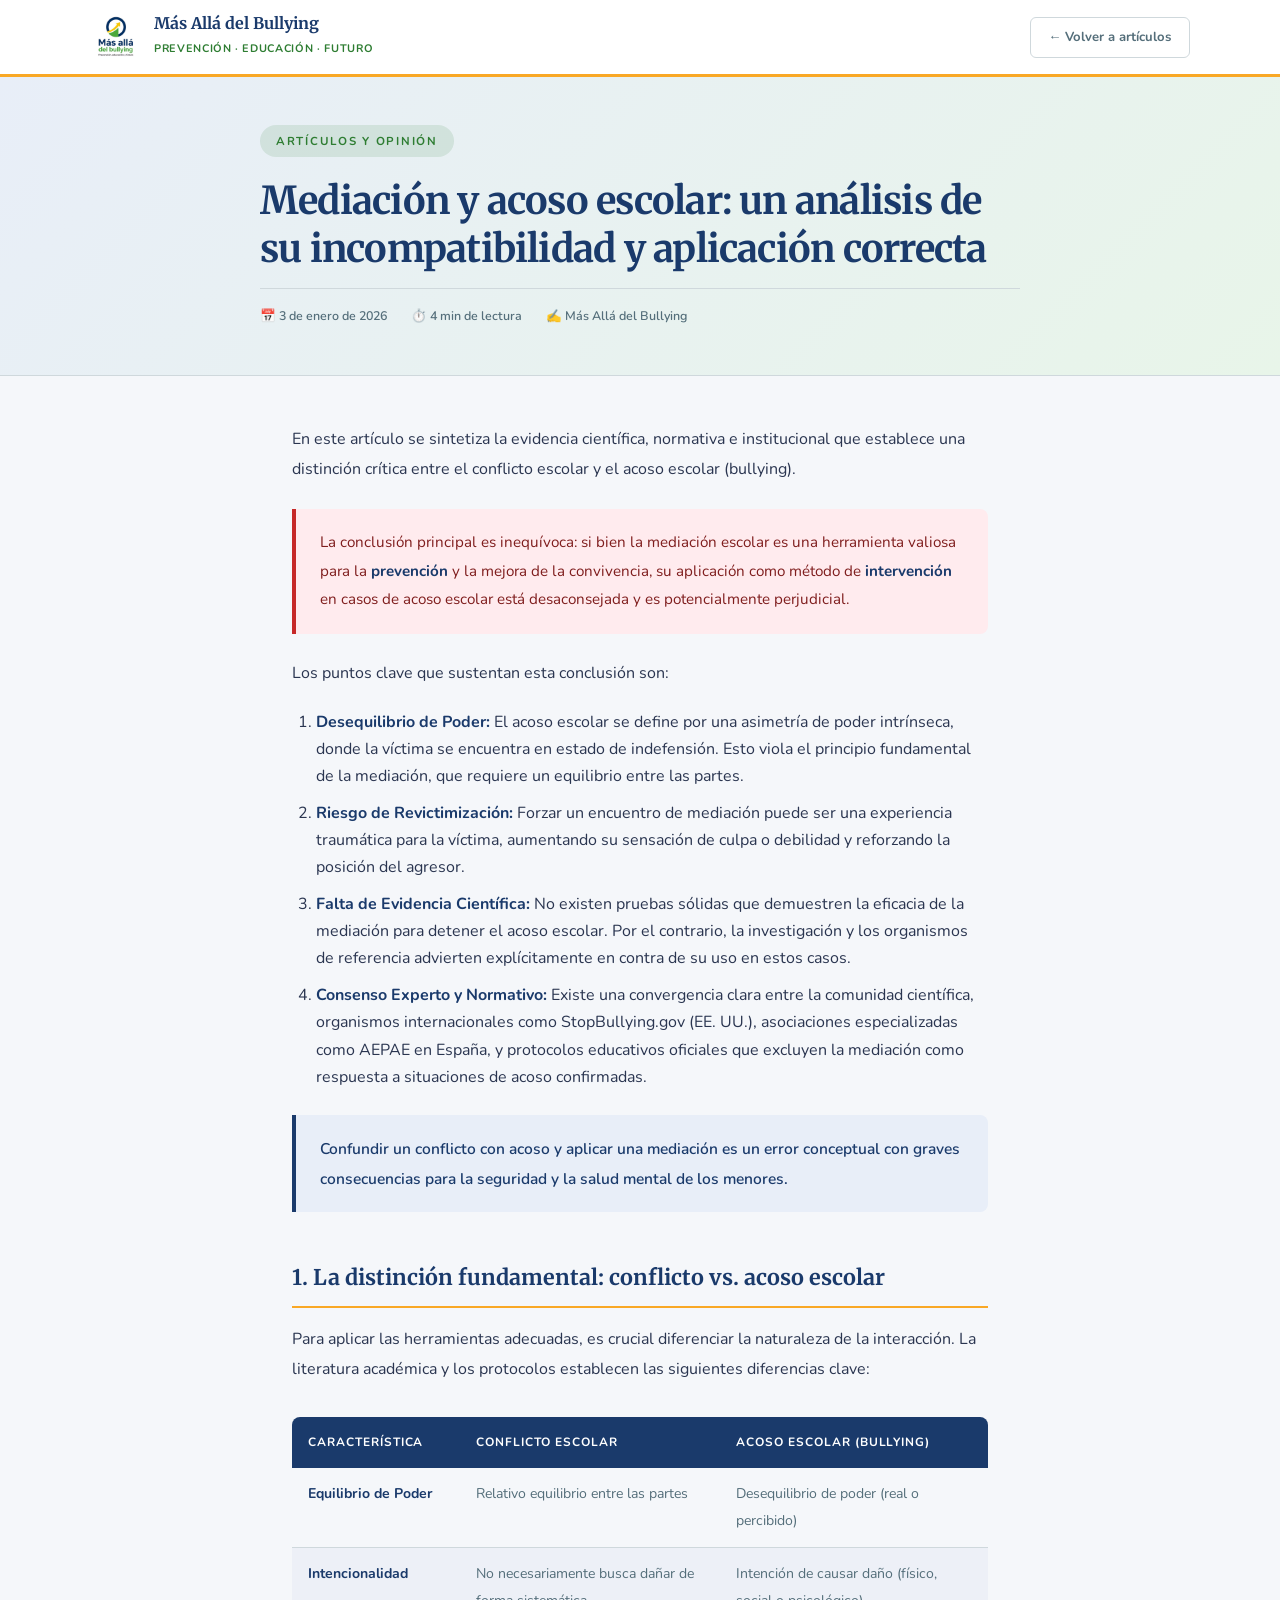
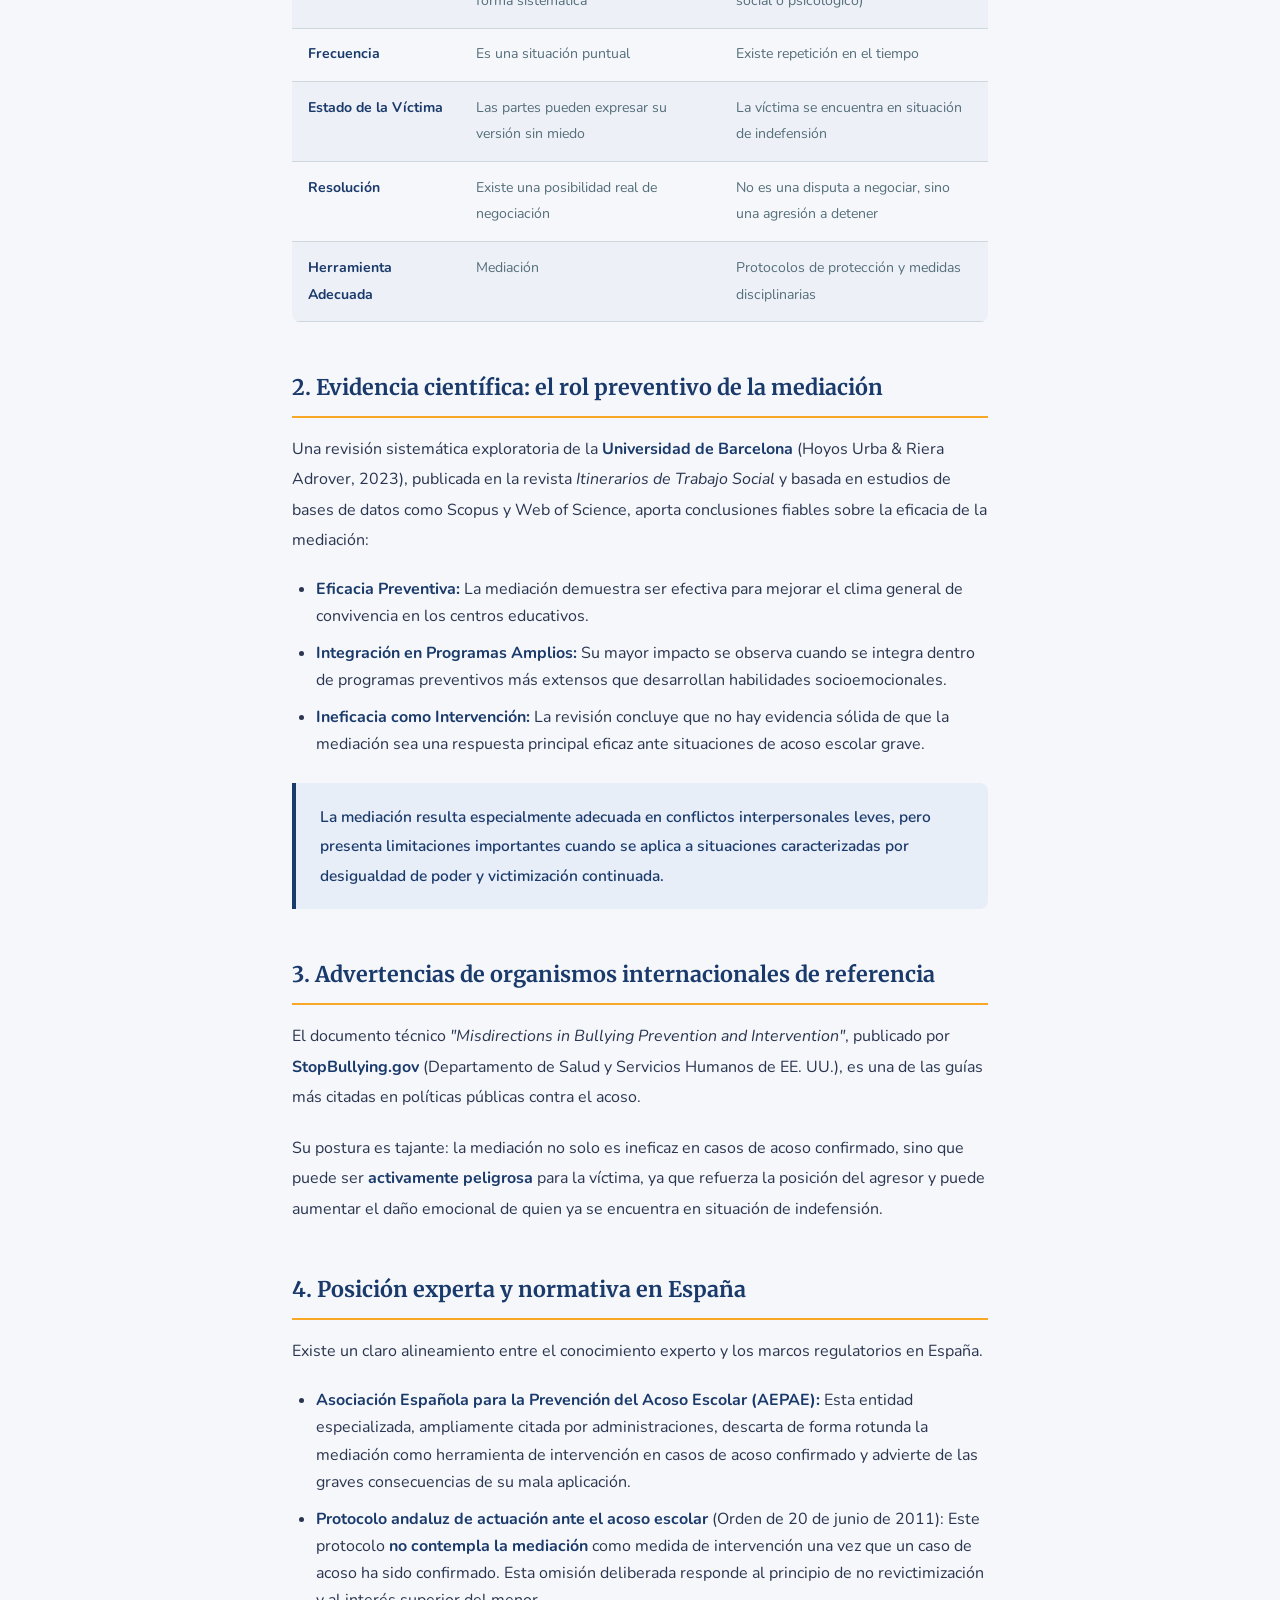
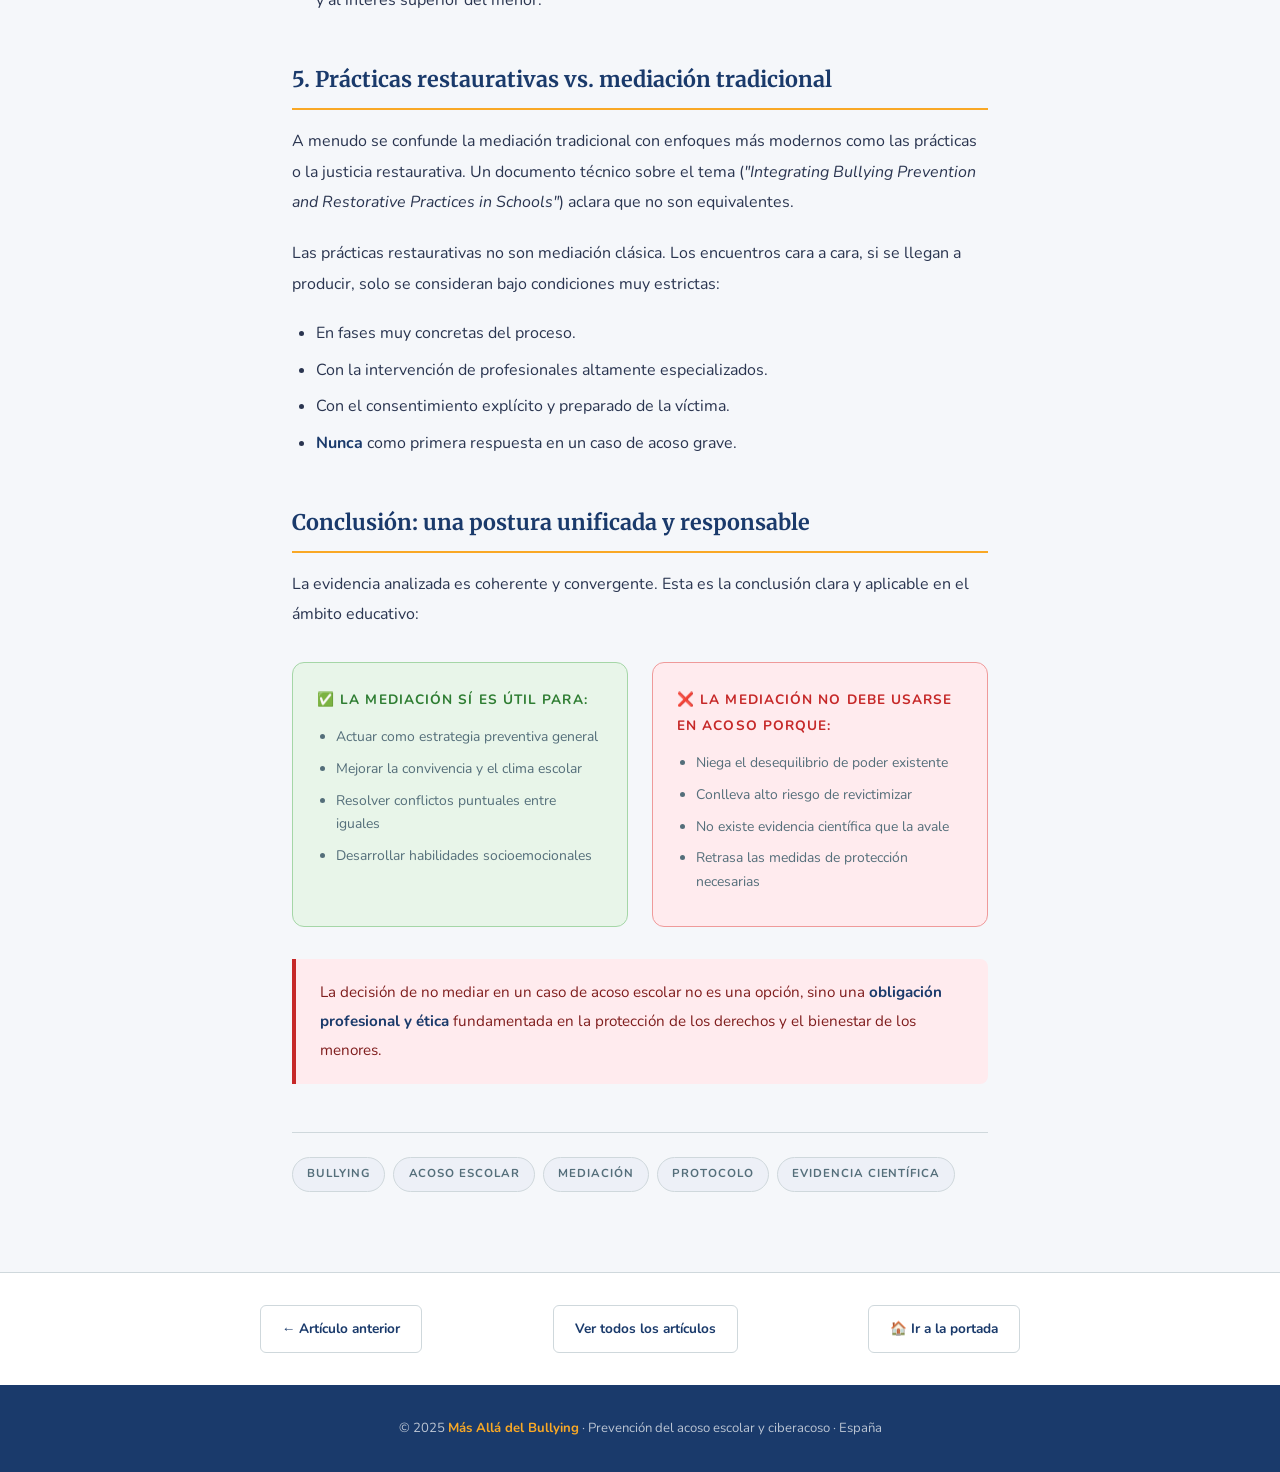
<file: articulo-mediacion.html>
<!DOCTYPE html>
<html lang="es">
<head>
  <meta charset="UTF-8">
  <meta name="viewport" content="width=device-width, initial-scale=1.0">

  <!-- SEO -->
  <title>Mediación y acoso escolar: un análisis de su incompatibilidad | Más Allá del Bullying</title>
  <meta name="description" content="La mediación escolar está desaconsejada en casos de bullying confirmado. Analizamos la evidencia científica, normativa e institucional que lo demuestra.">
  <meta name="keywords" content="mediación acoso escolar, bullying mediación, protocolo bullying, AEPAE, StopBullying, conflicto vs acoso, prevención bullying España">
  <meta name="author" content="Más Allá del Bullying">
  <link rel="canonical" href="https://xamid20.github.io/masalladelbullying/articulo-mediacion.html">

  <!-- Open Graph -->
  <meta property="og:type"        content="article">
  <meta property="og:title"       content="Mediación y acoso escolar: un análisis de su incompatibilidad y aplicación correcta">
  <meta property="og:description" content="La mediación escolar está desaconsejada en casos de bullying confirmado. Analizamos la evidencia científica y normativa.">
  <meta property="og:url"         content="https://xamid20.github.io/masalladelbullying/articulo-mediacion.html">
  <meta property="og:image"       content="https://xamid20.github.io/masalladelbullying/logo.png">

  <!-- Schema Article -->
  <script type="application/ld+json">
  {
    "@context": "https://schema.org",
    "@type": "Article",
    "headline": "Mediación y acoso escolar: un análisis de su incompatibilidad y aplicación correcta",
    "description": "La mediación escolar está desaconsejada en casos de bullying confirmado.",
    "author": { "@type": "Organization", "name": "Más Allá del Bullying" },
    "publisher": { "@type": "Organization", "name": "Más Allá del Bullying", "logo": { "@type": "ImageObject", "url": "https://xamid20.github.io/masalladelbullying/logo.png" } },
    "datePublished": "2025-01-03",
    "url": "https://xamid20.github.io/masalladelbullying/articulo-mediacion.html"
  }
  </script>

  <!-- Fonts -->
  <link rel="preconnect" href="https://fonts.googleapis.com">
  <link href="https://fonts.googleapis.com/css2?family=Merriweather:ital,wght@0,400;0,700;1,400&family=Nunito:wght@300;400;600;700&display=swap" rel="stylesheet">

  <style>
    :root {
      --azul:       #1a3a6b;
      --azul-medio: #2a5298;
      --azul-claro: #e8eef8;
      --verde:      #2e7d32;
      --verde-claro:#e8f5e9;
      --amarillo:   #f9a825;
      --rojo:       #c62828;
      --rojo-claro: #ffebee;
      --bg:         #f5f7fa;
      --bg2:        #ffffff;
      --bg3:        #edf0f7;
      --text:       #1a2340;
      --text-muted: #546e7a;
      --border:     #cfd8dc;
    }
    *, *::before, *::after { margin:0; padding:0; box-sizing:border-box; }
    html { scroll-behavior:smooth; }
    body { background:var(--bg); color:var(--text); font-family:'Nunito',sans-serif; font-weight:400; line-height:1.75; }
    img { max-width:100%; display:block; }
    a { color:var(--azul-medio); }

    /* HEADER */
    header { background:var(--bg2); border-bottom:3px solid var(--amarillo); box-shadow:0 2px 14px rgba(26,58,107,0.09); padding:0.7rem 2rem; }
    .header-inner { max-width:1100px; margin:0 auto; display:flex; align-items:center; justify-content:space-between; }
    .site-logo { display:flex; align-items:center; gap:0.75rem; text-decoration:none; }
    .site-logo img { height:52px; width:auto; }
    .logo-text strong { display:block; font-family:'Merriweather',serif; font-size:1rem; font-weight:700; color:var(--azul); line-height:1.2; }
    .logo-text span { font-size:0.68rem; font-weight:700; color:var(--verde); text-transform:uppercase; letter-spacing:0.06em; }
    .back-btn { display:inline-flex; align-items:center; gap:0.5rem; background:none; border:1.5px solid var(--border); border-radius:6px; padding:0.5rem 1.1rem; font-family:'Nunito',sans-serif; font-size:0.82rem; font-weight:700; color:var(--text-muted); text-decoration:none; transition:all 0.2s; }
    .back-btn:hover { border-color:var(--azul); color:var(--azul); text-decoration:none; }

    /* HERO ARTÍCULO */
    .article-hero { background:linear-gradient(135deg,#e8eef8,#e8f5e9); padding:3rem 2rem; border-bottom:1px solid var(--border); }
    .article-hero-inner { max-width:760px; margin:0 auto; }
    .article-cat { display:inline-block; background:rgba(46,125,50,0.12); color:var(--verde); font-size:0.72rem; font-weight:700; letter-spacing:0.15em; text-transform:uppercase; padding:0.35rem 1rem; border-radius:50px; margin-bottom:1.2rem; }
    .article-title { font-family:'Merriweather',serif; font-size:clamp(1.6rem,4vw,2.4rem); font-weight:700; color:var(--azul); line-height:1.25; letter-spacing:-0.02em; margin-bottom:1rem; }
    .article-meta { display:flex; gap:1.5rem; font-size:0.78rem; font-weight:600; color:var(--text-muted); padding-top:1rem; border-top:1px solid var(--border); flex-wrap:wrap; }

    /* CONTENIDO */
    .article-content { max-width:760px; margin:0 auto; padding:3rem 2rem; }
    .article-body { font-size:1rem; line-height:1.9; color:#2a3550; }
    .article-body p { margin-bottom:1.3rem; }
    .article-body h2 { font-family:'Merriweather',serif; font-size:1.35rem; font-weight:700; color:var(--azul); margin:2.8rem 0 1rem; padding-bottom:0.5rem; border-bottom:2px solid var(--amarillo); }
    .article-body h3 { font-family:'Merriweather',serif; font-size:1.1rem; font-weight:700; color:var(--azul); margin:2rem 0 0.8rem; }
    .article-body strong { color:var(--azul); font-weight:700; }
    .article-body ul, .article-body ol { margin:0.8rem 0 1.5rem 1.5rem; }
    .article-body li { margin-bottom:0.6rem; line-height:1.7; }
    .article-body a { color:var(--azul-medio); }
    .article-body a:hover { color:var(--verde); }

    /* TABLA */
    .article-body table { width:100%; border-collapse:collapse; margin:2rem 0; font-size:0.88rem; border-radius:8px; overflow:hidden; }
    .article-body th { background:var(--azul); color:#fff; font-size:0.75rem; letter-spacing:0.08em; text-transform:uppercase; padding:0.9rem 1rem; text-align:left; }
    .article-body td { padding:0.8rem 1rem; border-bottom:1px solid var(--border); color:var(--text-muted); vertical-align:top; }
    .article-body tr:nth-child(even) td { background:var(--bg3); }

    /* CAJAS */
    .highlight-box { background:var(--azul-claro); border-left:4px solid var(--azul); border-radius:0 8px 8px 0; padding:1.2rem 1.5rem; margin:1.5rem 0; }
    .highlight-box p { margin:0; font-size:0.97rem; color:var(--azul); font-weight:600; }
    .warning-box { background:var(--rojo-claro); border-left:4px solid var(--rojo); border-radius:0 8px 8px 0; padding:1.2rem 1.5rem; margin:1.5rem 0; }
    .warning-box p { margin:0; font-size:0.95rem; color:#7f1d1d; }
    .success-box { background:var(--verde-claro); border-left:4px solid var(--verde); border-radius:0 8px 8px 0; padding:1.2rem 1.5rem; margin:1.5rem 0; }
    .success-box p { margin:0; font-size:0.95rem; color:#1b5e20; }

    /* CONCLUSIÓN */
    .conclusion-grid { display:grid; grid-template-columns:1fr 1fr; gap:1.5rem; margin:2rem 0; }
    .conclusion-card { border-radius:12px; padding:1.5rem; border:1px solid var(--border); }
    .conclusion-card.si { background:var(--verde-claro); border-color:#a5d6a7; }
    .conclusion-card.no { background:var(--rojo-claro); border-color:#ef9a9a; }
    .conclusion-card h4 { font-size:0.85rem; font-weight:700; margin-bottom:0.8rem; text-transform:uppercase; letter-spacing:0.08em; }
    .conclusion-card.si h4 { color:var(--verde); }
    .conclusion-card.no h4 { color:var(--rojo); }
    .conclusion-card ul { margin:0 0 0 1.2rem; }
    .conclusion-card li { font-size:0.87rem; margin-bottom:0.5rem; color:var(--text-muted); }

    /* ETIQUETAS */
    .article-tags { display:flex; gap:0.5rem; flex-wrap:wrap; margin-top:3rem; padding-top:1.5rem; border-top:1px solid var(--border); }
    .tag { background:var(--bg3); color:var(--text-muted); font-size:0.72rem; font-weight:700; letter-spacing:0.08em; text-transform:uppercase; padding:0.35rem 0.9rem; border-radius:50px; border:1px solid var(--border); }

    /* NAVEGACIÓN */
    .article-nav { background:var(--bg2); border-top:1px solid var(--border); padding:2rem; margin-top:2rem; }
    .article-nav-inner { max-width:760px; margin:0 auto; display:flex; justify-content:space-between; align-items:center; gap:1rem; flex-wrap:wrap; }
    .article-nav a { display:inline-flex; align-items:center; gap:0.5rem; font-size:0.85rem; font-weight:700; color:var(--azul); text-decoration:none; padding:0.7rem 1.3rem; border:1.5px solid var(--border); border-radius:6px; transition:all 0.2s; }
    .article-nav a:hover { border-color:var(--azul); background:var(--azul-claro); text-decoration:none; }

    /* FOOTER */
    footer { background:var(--azul); color:rgba(255,255,255,0.7); padding:2rem; text-align:center; font-size:0.82rem; }
    footer a { color:var(--amarillo); text-decoration:none; font-weight:700; }
    footer a:hover { text-decoration:underline; }

    @media(max-width:640px) {
      .article-hero { padding:2rem 1.2rem; }
      .article-content { padding:2rem 1.2rem; }
      .conclusion-grid { grid-template-columns:1fr; }
      .header-inner { gap:1rem; }
      .site-logo img { height:40px; }
    }
  </style>
</head>
<body>

  <!-- HEADER -->
  <header>
    <div class="header-inner">
      <a href="index.html" class="site-logo">
        <img src="logo.png" alt="Más allá del bullying – prevención del acoso escolar" width="52">
        <div class="logo-text">
          <strong>Más Allá del Bullying</strong>
          <span>Prevención · Educación · Futuro</span>
        </div>
      </a>
      <a href="index.html#articulos" class="back-btn">← Volver a artículos</a>
    </div>
  </header>

  <!-- HERO -->
  <div class="article-hero">
    <div class="article-hero-inner">
      <span class="article-cat">Artículos y Opinión</span>
      <h1 class="article-title">Mediación y acoso escolar: un análisis de su incompatibilidad y aplicación correcta</h1>
      <div class="article-meta">
        <span>📅 3 de enero de 2026</span>
        <span>⏱️ 4 min de lectura</span>
        <span>✍️ Más Allá del Bullying</span>
      </div>
    </div>
  </div>

  <!-- CONTENIDO -->
  <main class="article-content">
    <article class="article-body">

      <p>En este artículo se sintetiza la evidencia científica, normativa e institucional que establece una distinción crítica entre el conflicto escolar y el acoso escolar (bullying).</p>

      <div class="warning-box">
        <p>La conclusión principal es inequívoca: si bien la mediación escolar es una herramienta valiosa para la <strong>prevención</strong> y la mejora de la convivencia, su aplicación como método de <strong>intervención</strong> en casos de acoso escolar está desaconsejada y es potencialmente perjudicial.</p>
      </div>

      <p>Los puntos clave que sustentan esta conclusión son:</p>
      <ol>
        <li><strong>Desequilibrio de Poder:</strong> El acoso escolar se define por una asimetría de poder intrínseca, donde la víctima se encuentra en estado de indefensión. Esto viola el principio fundamental de la mediación, que requiere un equilibrio entre las partes.</li>
        <li><strong>Riesgo de Revictimización:</strong> Forzar un encuentro de mediación puede ser una experiencia traumática para la víctima, aumentando su sensación de culpa o debilidad y reforzando la posición del agresor.</li>
        <li><strong>Falta de Evidencia Científica:</strong> No existen pruebas sólidas que demuestren la eficacia de la mediación para detener el acoso escolar. Por el contrario, la investigación y los organismos de referencia advierten explícitamente en contra de su uso en estos casos.</li>
        <li><strong>Consenso Experto y Normativo:</strong> Existe una convergencia clara entre la comunidad científica, organismos internacionales como StopBullying.gov (EE. UU.), asociaciones especializadas como AEPAE en España, y protocolos educativos oficiales que excluyen la mediación como respuesta a situaciones de acoso confirmadas.</li>
      </ol>

      <div class="highlight-box">
        <p>Confundir un conflicto con acoso y aplicar una mediación es un error conceptual con graves consecuencias para la seguridad y la salud mental de los menores.</p>
      </div>

      <h2>1. La distinción fundamental: conflicto vs. acoso escolar</h2>
      <p>Para aplicar las herramientas adecuadas, es crucial diferenciar la naturaleza de la interacción. La literatura académica y los protocolos establecen las siguientes diferencias clave:</p>

      <table>
        <thead>
          <tr>
            <th>Característica</th>
            <th>Conflicto Escolar</th>
            <th>Acoso Escolar (Bullying)</th>
          </tr>
        </thead>
        <tbody>
          <tr>
            <td><strong>Equilibrio de Poder</strong></td>
            <td>Relativo equilibrio entre las partes</td>
            <td>Desequilibrio de poder (real o percibido)</td>
          </tr>
          <tr>
            <td><strong>Intencionalidad</strong></td>
            <td>No necesariamente busca dañar de forma sistemática</td>
            <td>Intención de causar daño (físico, social o psicológico)</td>
          </tr>
          <tr>
            <td><strong>Frecuencia</strong></td>
            <td>Es una situación puntual</td>
            <td>Existe repetición en el tiempo</td>
          </tr>
          <tr>
            <td><strong>Estado de la Víctima</strong></td>
            <td>Las partes pueden expresar su versión sin miedo</td>
            <td>La víctima se encuentra en situación de indefensión</td>
          </tr>
          <tr>
            <td><strong>Resolución</strong></td>
            <td>Existe una posibilidad real de negociación</td>
            <td>No es una disputa a negociar, sino una agresión a detener</td>
          </tr>
          <tr>
            <td><strong>Herramienta Adecuada</strong></td>
            <td>Mediación</td>
            <td>Protocolos de protección y medidas disciplinarias</td>
          </tr>
        </tbody>
      </table>

      <h2>2. Evidencia científica: el rol preventivo de la mediación</h2>
      <p>Una revisión sistemática exploratoria de la <strong>Universidad de Barcelona</strong> (Hoyos Urba & Riera Adrover, 2023), publicada en la revista <em>Itinerarios de Trabajo Social</em> y basada en estudios de bases de datos como Scopus y Web of Science, aporta conclusiones fiables sobre la eficacia de la mediación:</p>
      <ul>
        <li><strong>Eficacia Preventiva:</strong> La mediación demuestra ser efectiva para mejorar el clima general de convivencia en los centros educativos.</li>
        <li><strong>Integración en Programas Amplios:</strong> Su mayor impacto se observa cuando se integra dentro de programas preventivos más extensos que desarrollan habilidades socioemocionales.</li>
        <li><strong>Ineficacia como Intervención:</strong> La revisión concluye que no hay evidencia sólida de que la mediación sea una respuesta principal eficaz ante situaciones de acoso escolar grave.</li>
      </ul>

      <div class="highlight-box">
        <p>La mediación resulta especialmente adecuada en conflictos interpersonales leves, pero presenta limitaciones importantes cuando se aplica a situaciones caracterizadas por desigualdad de poder y victimización continuada.</p>
      </div>

      <h2>3. Advertencias de organismos internacionales de referencia</h2>
      <p>El documento técnico <em>"Misdirections in Bullying Prevention and Intervention"</em>, publicado por <strong>StopBullying.gov</strong> (Departamento de Salud y Servicios Humanos de EE. UU.), es una de las guías más citadas en políticas públicas contra el acoso.</p>
      <p>Su postura es tajante: la mediación no solo es ineficaz en casos de acoso confirmado, sino que puede ser <strong>activamente peligrosa</strong> para la víctima, ya que refuerza la posición del agresor y puede aumentar el daño emocional de quien ya se encuentra en situación de indefensión.</p>

      <h2>4. Posición experta y normativa en España</h2>
      <p>Existe un claro alineamiento entre el conocimiento experto y los marcos regulatorios en España.</p>
      <ul>
        <li><strong>Asociación Española para la Prevención del Acoso Escolar (AEPAE):</strong> Esta entidad especializada, ampliamente citada por administraciones, descarta de forma rotunda la mediación como herramienta de intervención en casos de acoso confirmado y advierte de las graves consecuencias de su mala aplicación.</li>
        <li><strong>Protocolo andaluz de actuación ante el acoso escolar</strong> (Orden de 20 de junio de 2011): Este protocolo <strong>no contempla la mediación</strong> como medida de intervención una vez que un caso de acoso ha sido confirmado. Esta omisión deliberada responde al principio de no revictimización y al interés superior del menor.</li>
      </ul>

      <h2>5. Prácticas restaurativas vs. mediación tradicional</h2>
      <p>A menudo se confunde la mediación tradicional con enfoques más modernos como las prácticas o la justicia restaurativa. Un documento técnico sobre el tema (<em>"Integrating Bullying Prevention and Restorative Practices in Schools"</em>) aclara que no son equivalentes.</p>
      <p>Las prácticas restaurativas no son mediación clásica. Los encuentros cara a cara, si se llegan a producir, solo se consideran bajo condiciones muy estrictas:</p>
      <ul>
        <li>En fases muy concretas del proceso.</li>
        <li>Con la intervención de profesionales altamente especializados.</li>
        <li>Con el consentimiento explícito y preparado de la víctima.</li>
        <li><strong>Nunca</strong> como primera respuesta en un caso de acoso grave.</li>
      </ul>

      <h2>Conclusión: una postura unificada y responsable</h2>
      <p>La evidencia analizada es coherente y convergente. Esta es la conclusión clara y aplicable en el ámbito educativo:</p>

      <div class="conclusion-grid">
        <div class="conclusion-card si">
          <h4>✅ La mediación SÍ es útil para:</h4>
          <ul>
            <li>Actuar como estrategia preventiva general</li>
            <li>Mejorar la convivencia y el clima escolar</li>
            <li>Resolver conflictos puntuales entre iguales</li>
            <li>Desarrollar habilidades socioemocionales</li>
          </ul>
        </div>
        <div class="conclusion-card no">
          <h4>❌ La mediación NO debe usarse en acoso porque:</h4>
          <ul>
            <li>Niega el desequilibrio de poder existente</li>
            <li>Conlleva alto riesgo de revictimizar</li>
            <li>No existe evidencia científica que la avale</li>
            <li>Retrasa las medidas de protección necesarias</li>
          </ul>
        </div>
      </div>

      <div class="warning-box">
        <p>La decisión de no mediar en un caso de acoso escolar no es una opción, sino una <strong>obligación profesional y ética</strong> fundamentada en la protección de los derechos y el bienestar de los menores.</p>
      </div>

      <!-- Etiquetas -->
      <div class="article-tags">
        <span class="tag">Bullying</span>
        <span class="tag">Acoso escolar</span>
        <span class="tag">Mediación</span>
        <span class="tag">Protocolo</span>
        <span class="tag">Evidencia científica</span>
      </div>

    </article>
  </main>

  <!-- NAVEGACIÓN -->
  <nav class="article-nav" aria-label="Navegación entre artículos">
    <div class="article-nav-inner">
      <a href="articulo-transparencia.html">← Artículo anterior</a>
      <a href="index.html#articulos">Ver todos los artículos</a>
      <a href="index.html">🏠 Ir a la portada</a>
    </div>
  </nav>

  <!-- FOOTER -->
  <footer>
    <p>© 2025 <a href="index.html">Más Allá del Bullying</a> · Prevención del acoso escolar y ciberacoso · España</p>
  </footer>

</body>
</html>
</file>
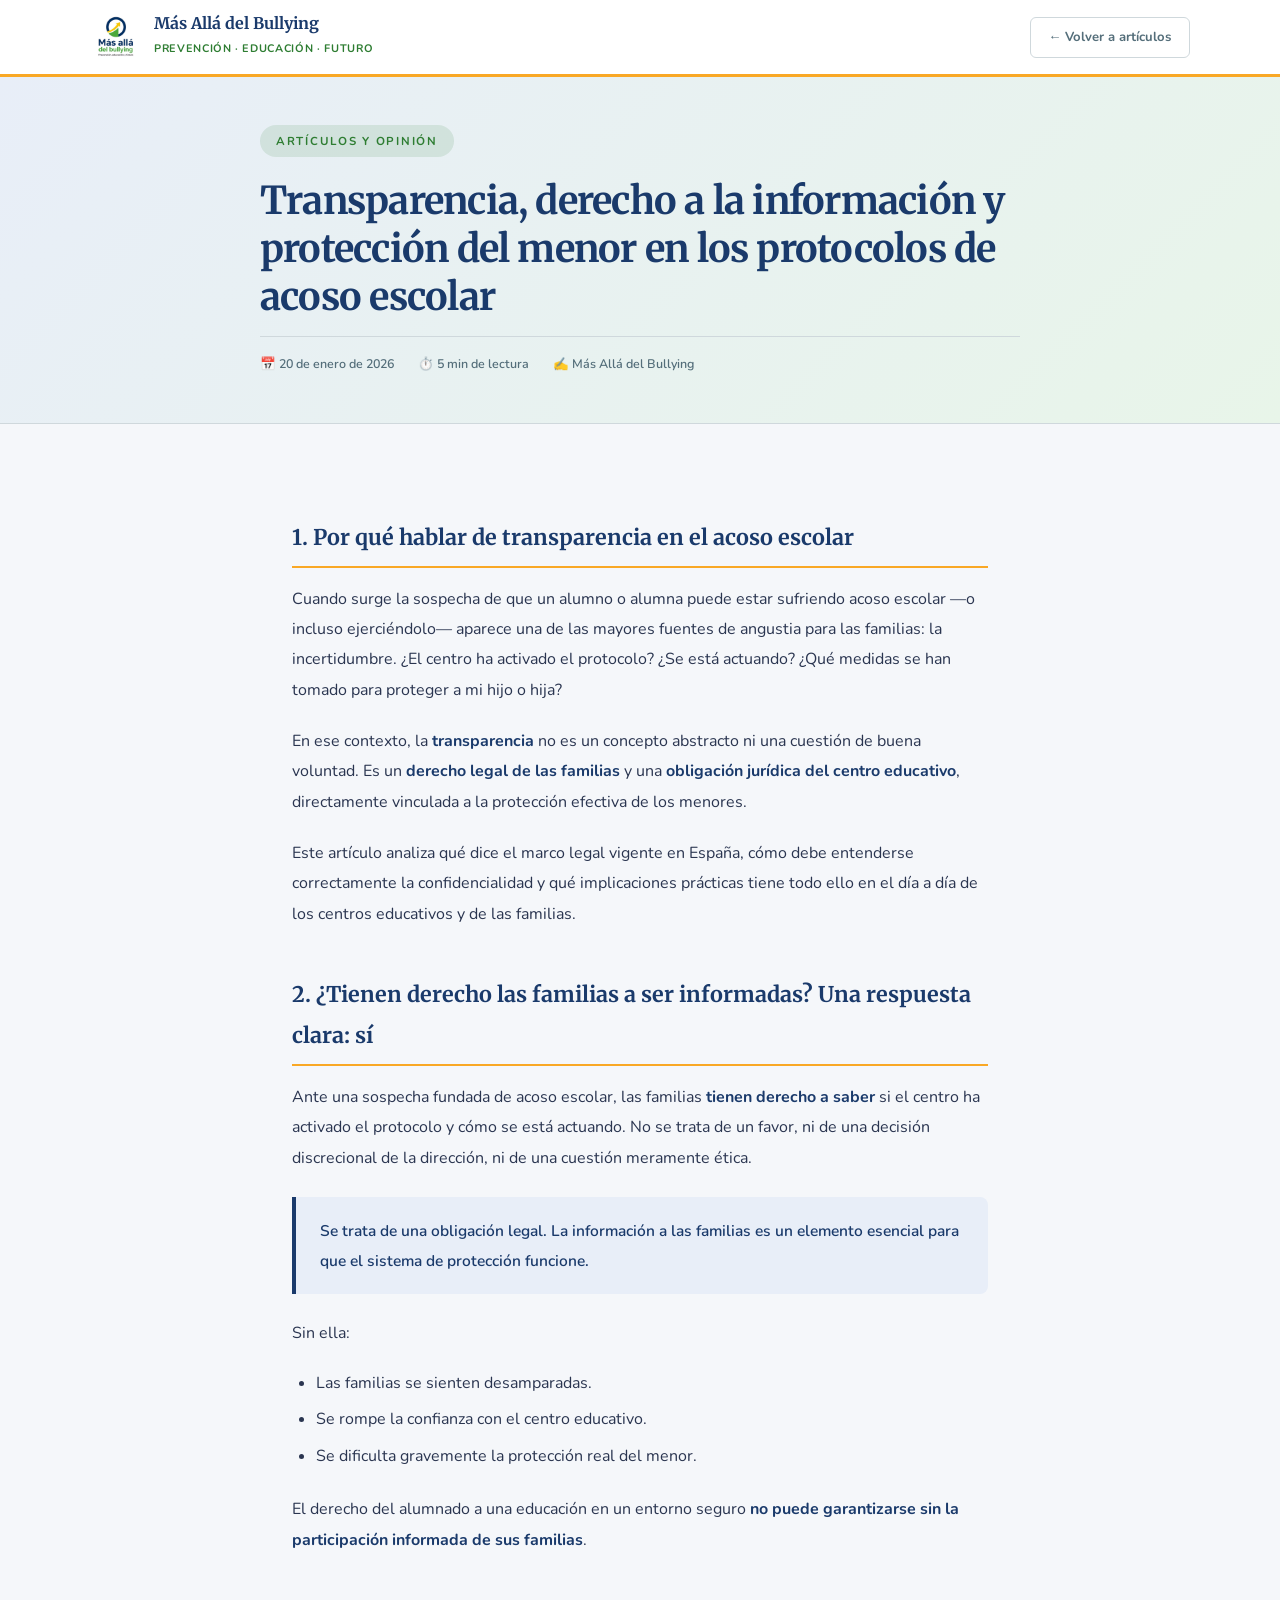
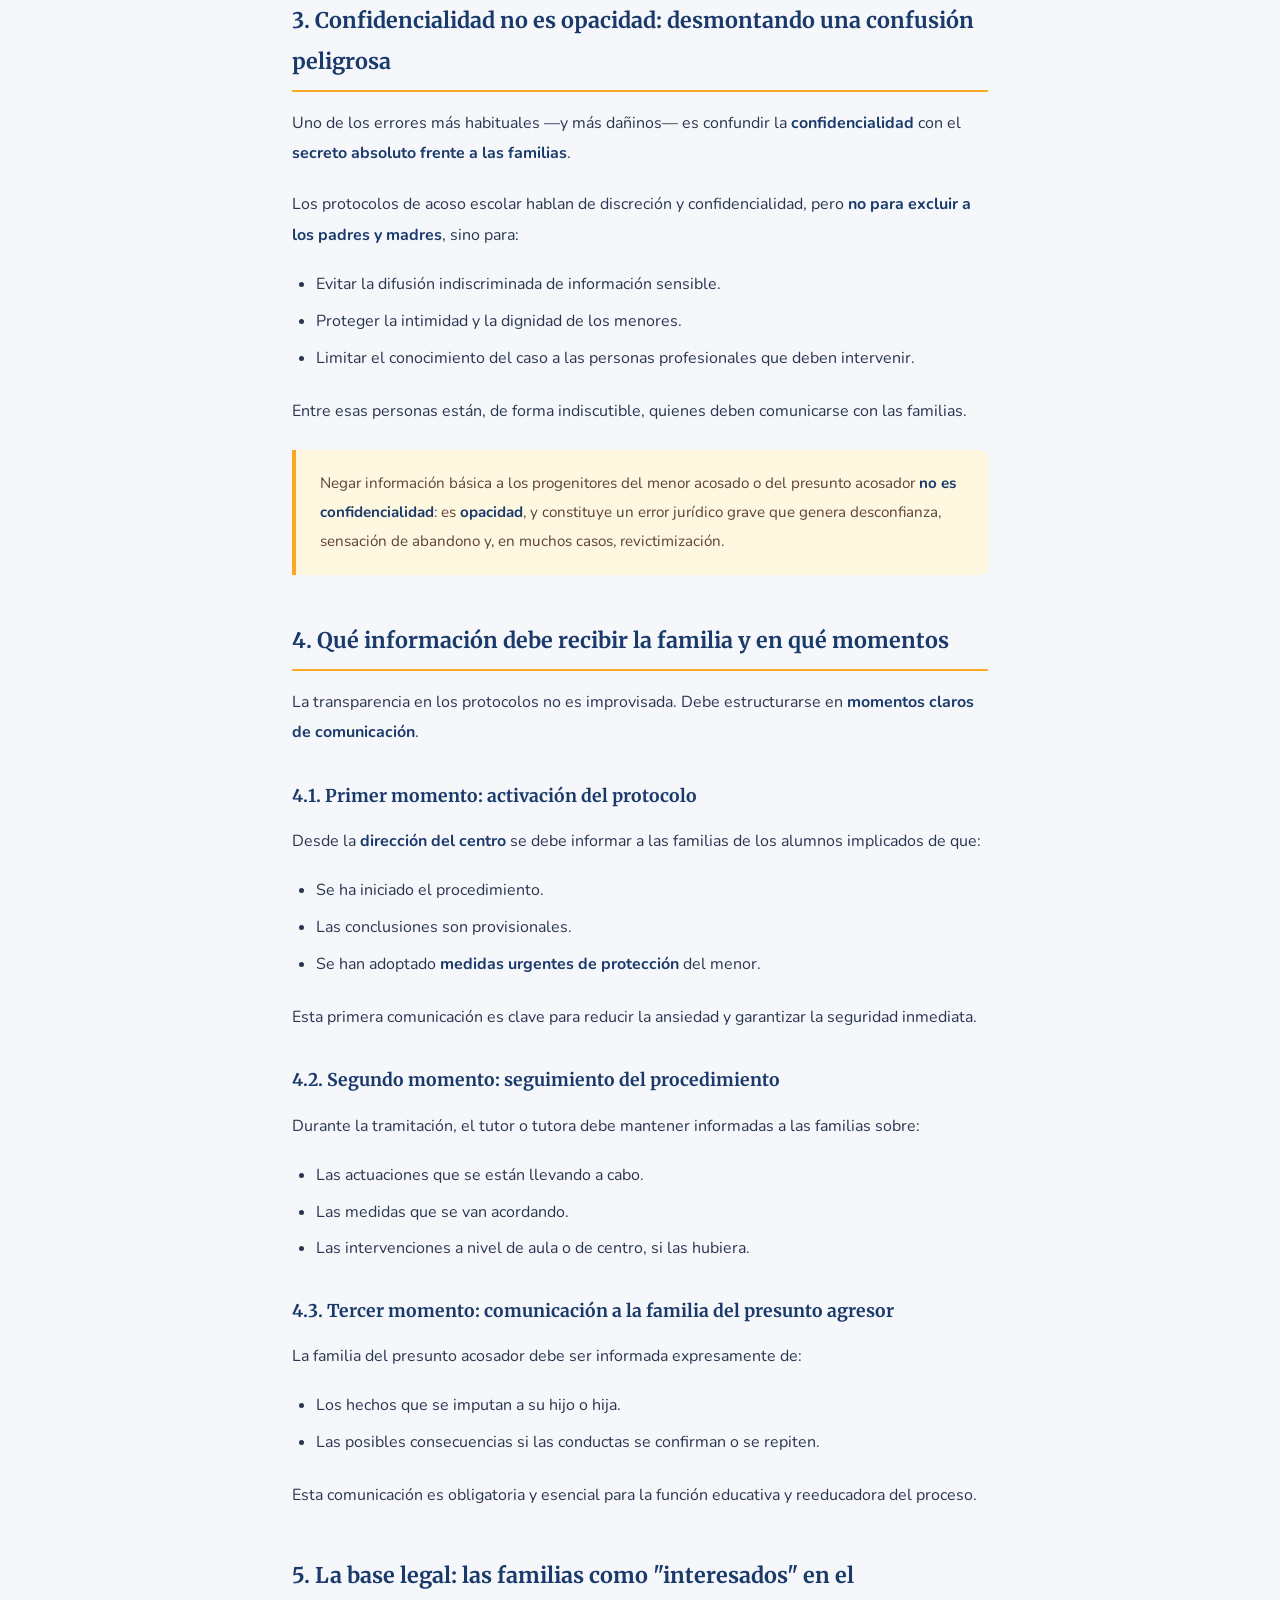
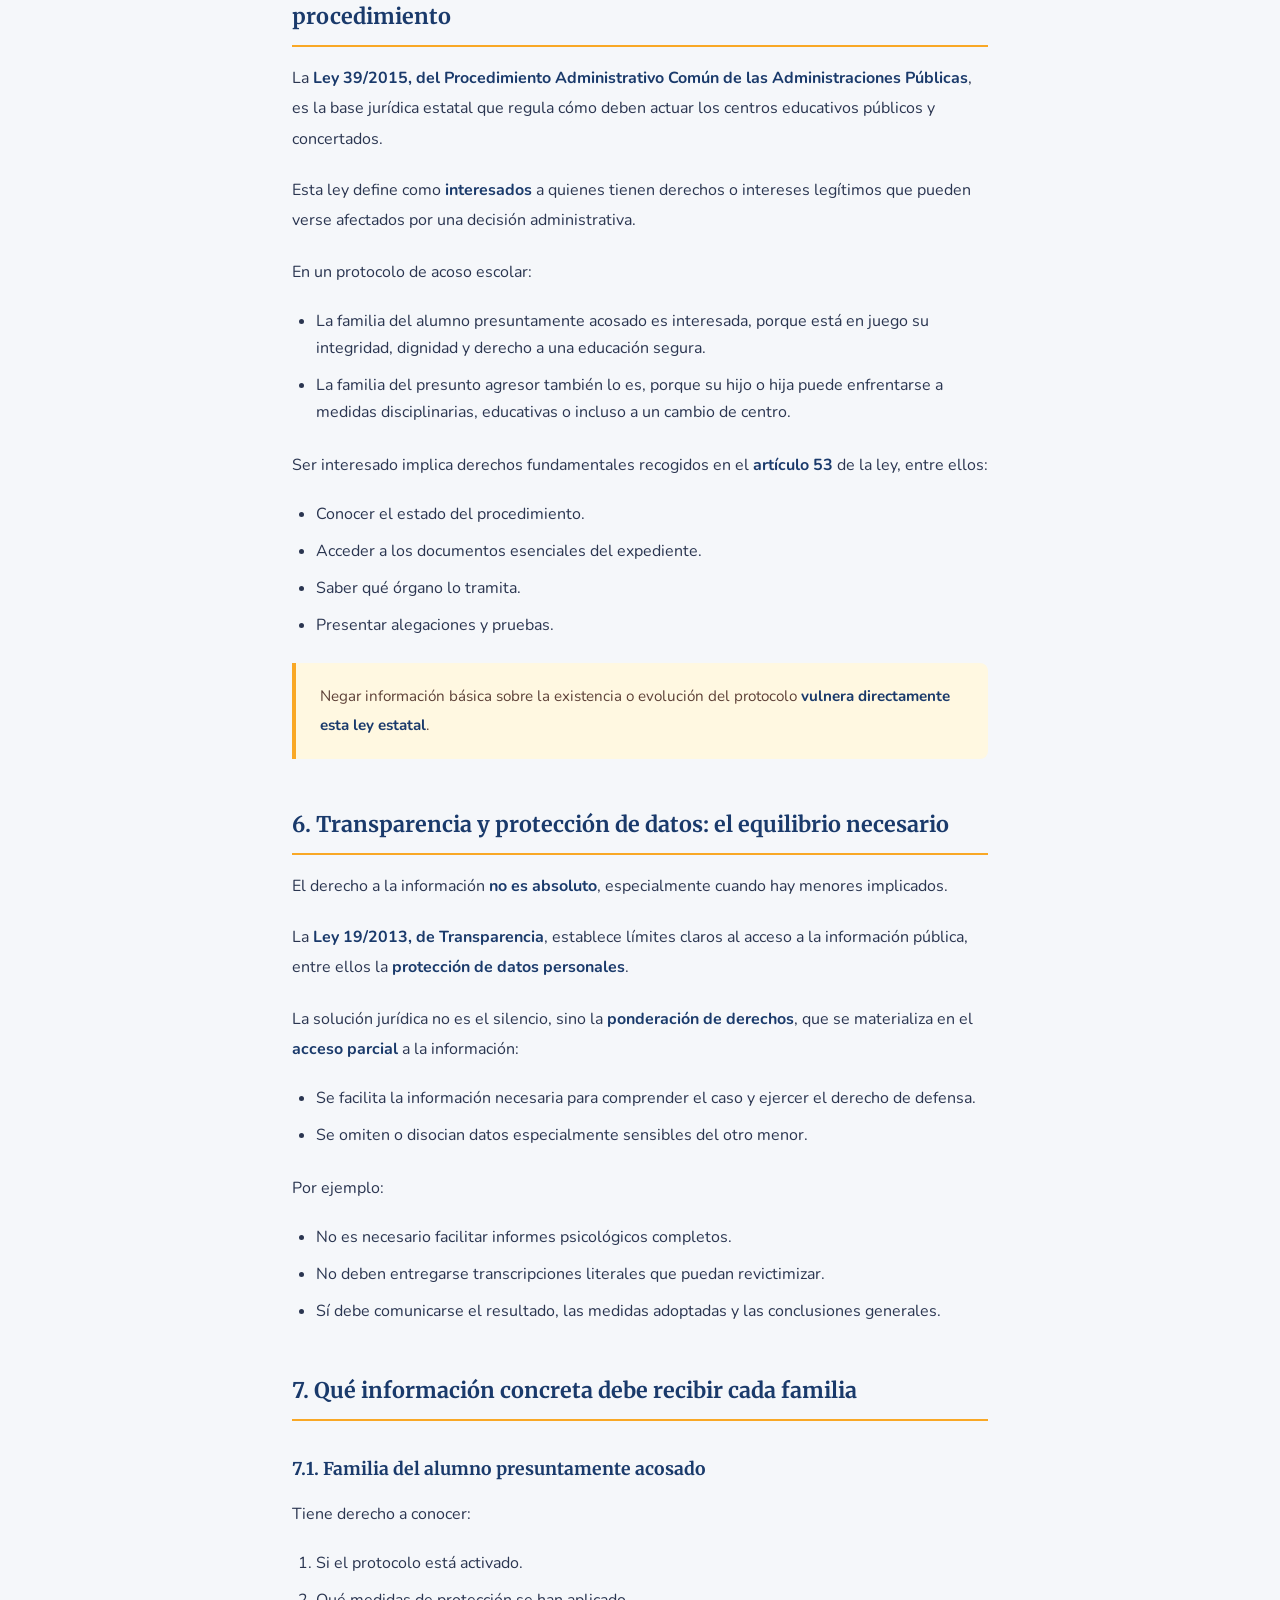
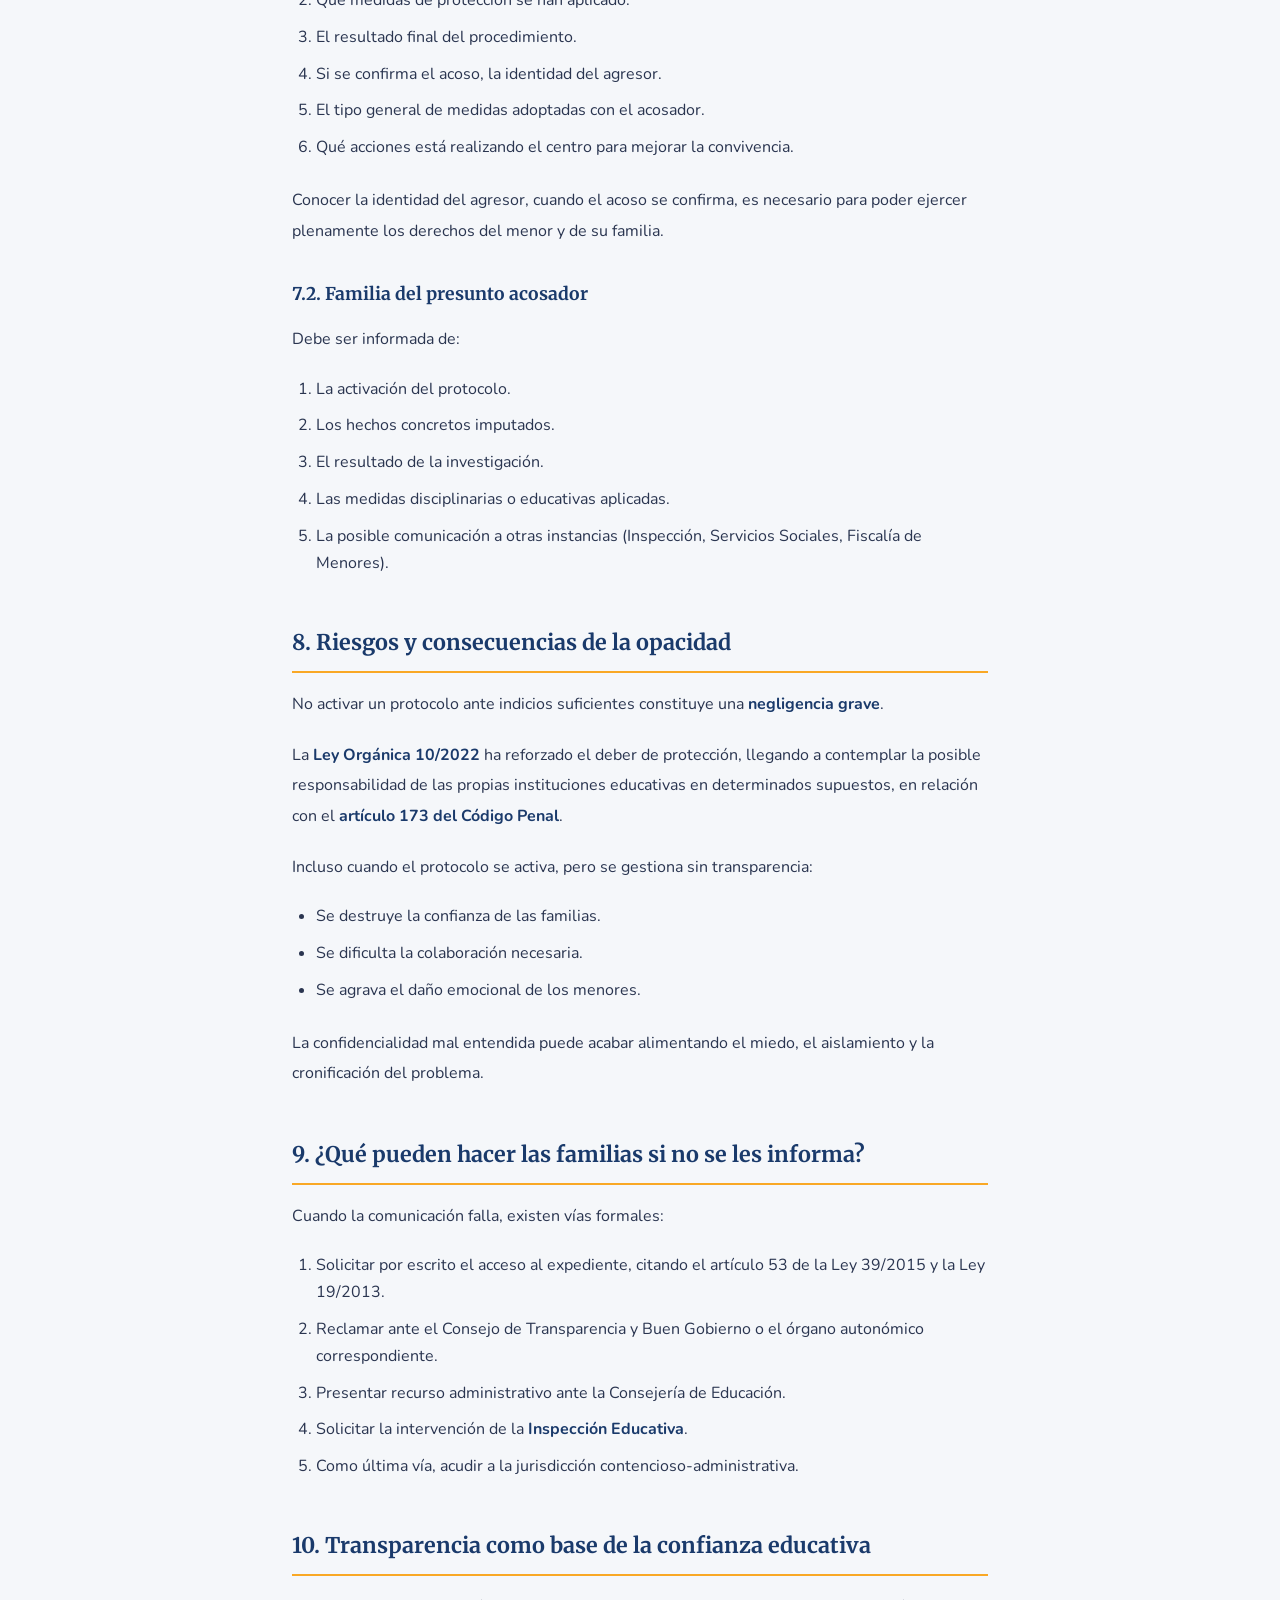
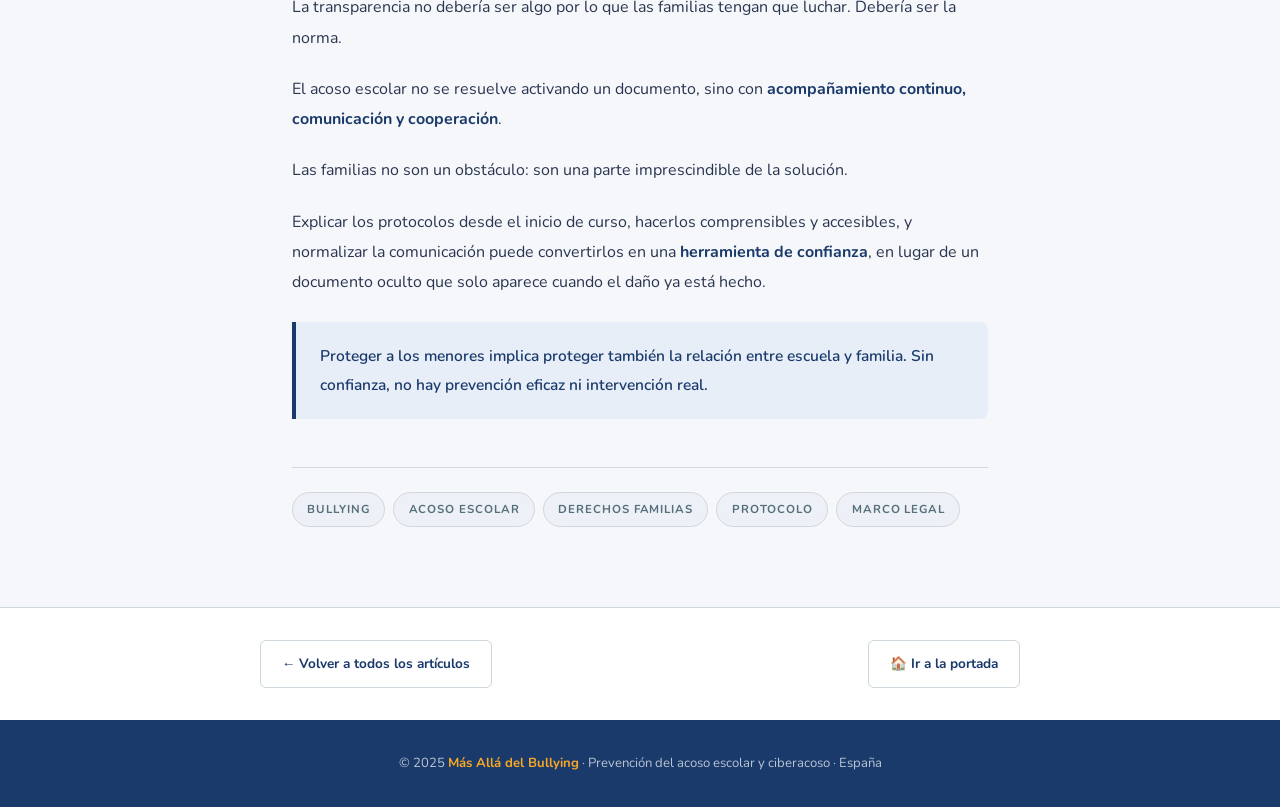
<file: articulo-transparencia.html>
<!DOCTYPE html>
<html lang="es">
<head>
  <meta charset="UTF-8">
  <meta name="viewport" content="width=device-width, initial-scale=1.0">

  <!-- SEO -->
  <title>Transparencia, derecho a la información y protección del menor en los protocolos de acoso escolar | Más Allá del Bullying</title>
  <meta name="description" content="Las familias tienen derecho legal a ser informadas cuando se activa un protocolo de acoso escolar. Analizamos el marco jurídico y las obligaciones de los centros educativos en España.">
  <meta name="keywords" content="protocolo acoso escolar, derechos familias acoso, transparencia acoso escolar, Ley 39/2015, inspección educativa, bullying familias">
  <meta name="author" content="Más Allá del Bullying">
  <link rel="canonical" href="https://xamid20.github.io/masalladelbullying/articulo-transparencia.html">

  <!-- Open Graph -->
  <meta property="og:type"        content="article">
  <meta property="og:title"       content="Transparencia y protección del menor en los protocolos de acoso escolar">
  <meta property="og:description" content="Las familias tienen derecho legal a ser informadas cuando se activa un protocolo de acoso escolar.">
  <meta property="og:url"         content="https://xamid20.github.io/masalladelbullying/articulo-transparencia.html">
  <meta property="og:image"       content="https://xamid20.github.io/masalladelbullying/logo.png">

  <!-- Schema Article -->
  <script type="application/ld+json">
  {
    "@context": "https://schema.org",
    "@type": "Article",
    "headline": "Transparencia, derecho a la información y protección del menor en los protocolos de acoso escolar",
    "description": "Las familias tienen derecho legal a ser informadas cuando se activa un protocolo de acoso escolar.",
    "author": { "@type": "Organization", "name": "Más Allá del Bullying" },
    "publisher": { "@type": "Organization", "name": "Más Allá del Bullying", "logo": { "@type": "ImageObject", "url": "https://xamid20.github.io/masalladelbullying/logo.png" } },
    "datePublished": "2025-01-20",
    "url": "https://xamid20.github.io/masalladelbullying/articulo-transparencia.html"
  }
  </script>

  <!-- Fonts -->
  <link rel="preconnect" href="https://fonts.googleapis.com">
  <link href="https://fonts.googleapis.com/css2?family=Merriweather:ital,wght@0,400;0,700;1,400&family=Nunito:wght@300;400;600;700&display=swap" rel="stylesheet">

  <style>
    :root {
      --azul:       #1a3a6b;
      --azul-medio: #2a5298;
      --azul-claro: #e8eef8;
      --verde:      #2e7d32;
      --verde-claro:#e8f5e9;
      --amarillo:   #f9a825;
      --bg:         #f5f7fa;
      --bg2:        #ffffff;
      --bg3:        #edf0f7;
      --text:       #1a2340;
      --text-muted: #546e7a;
      --border:     #cfd8dc;
    }
    *, *::before, *::after { margin:0; padding:0; box-sizing:border-box; }
    html { scroll-behavior:smooth; }
    body { background:var(--bg); color:var(--text); font-family:'Nunito',sans-serif; font-weight:400; line-height:1.75; }
    img { max-width:100%; display:block; }
    a { color:var(--azul-medio); }

    /* HEADER */
    header { background:var(--bg2); border-bottom:3px solid var(--amarillo); box-shadow:0 2px 14px rgba(26,58,107,0.09); padding:0.7rem 2rem; }
    .header-inner { max-width:1100px; margin:0 auto; display:flex; align-items:center; justify-content:space-between; }
    .site-logo { display:flex; align-items:center; gap:0.75rem; text-decoration:none; }
    .site-logo img { height:52px; width:auto; }
    .logo-text strong { display:block; font-family:'Merriweather',serif; font-size:1rem; font-weight:700; color:var(--azul); line-height:1.2; }
    .logo-text span { font-size:0.68rem; font-weight:700; color:var(--verde); text-transform:uppercase; letter-spacing:0.06em; }
    .back-btn { display:inline-flex; align-items:center; gap:0.5rem; background:none; border:1.5px solid var(--border); border-radius:6px; padding:0.5rem 1.1rem; font-family:'Nunito',sans-serif; font-size:0.82rem; font-weight:700; color:var(--text-muted); text-decoration:none; transition:all 0.2s; }
    .back-btn:hover { border-color:var(--azul); color:var(--azul); text-decoration:none; }

    /* HERO ARTÍCULO */
    .article-hero { background:linear-gradient(135deg,#e8eef8,#e8f5e9); padding:3rem 2rem; border-bottom:1px solid var(--border); }
    .article-hero-inner { max-width:760px; margin:0 auto; }
    .article-cat { display:inline-block; background:rgba(46,125,50,0.12); color:var(--verde); font-size:0.72rem; font-weight:700; letter-spacing:0.15em; text-transform:uppercase; padding:0.35rem 1rem; border-radius:50px; margin-bottom:1.2rem; }
    .article-title { font-family:'Merriweather',serif; font-size:clamp(1.6rem,4vw,2.4rem); font-weight:700; color:var(--azul); line-height:1.25; letter-spacing:-0.02em; margin-bottom:1rem; }
    .article-meta { display:flex; gap:1.5rem; font-size:0.78rem; font-weight:600; color:var(--text-muted); padding-top:1rem; border-top:1px solid var(--border); flex-wrap:wrap; }
    .article-meta span { display:flex; align-items:center; gap:0.4rem; }

    /* CONTENIDO */
    .article-content { max-width:760px; margin:0 auto; padding:3rem 2rem; }

    .article-body { font-size:1rem; line-height:1.9; color:#2a3550; }
    .article-body p { margin-bottom:1.3rem; }
    .article-body h2 { font-family:'Merriweather',serif; font-size:1.35rem; font-weight:700; color:var(--azul); margin:2.8rem 0 1rem; padding-bottom:0.5rem; border-bottom:2px solid var(--amarillo); }
    .article-body h3 { font-family:'Merriweather',serif; font-size:1.1rem; font-weight:700; color:var(--azul); margin:2rem 0 0.8rem; }
    .article-body strong { color:var(--azul); font-weight:700; }
    .article-body ul, .article-body ol { margin:0.8rem 0 1.5rem 1.5rem; }
    .article-body li { margin-bottom:0.6rem; line-height:1.7; }
    .article-body a { color:var(--azul-medio); }
    .article-body a:hover { color:var(--verde); }

    /* CAJA DESTACADA */
    .highlight-box { background:var(--azul-claro); border-left:4px solid var(--azul); border-radius:0 8px 8px 0; padding:1.2rem 1.5rem; margin:1.5rem 0; }
    .highlight-box p { margin:0; font-size:0.97rem; color:var(--azul); font-weight:600; }

    /* CAJA ADVERTENCIA */
    .warning-box { background:#fff8e1; border-left:4px solid var(--amarillo); border-radius:0 8px 8px 0; padding:1.2rem 1.5rem; margin:1.5rem 0; }
    .warning-box p { margin:0; font-size:0.95rem; color:#5d4037; }

    /* TABLA */
    .article-body table { width:100%; border-collapse:collapse; margin:2rem 0; font-size:0.88rem; border-radius:8px; overflow:hidden; }
    .article-body th { background:var(--azul); color:#fff; font-size:0.75rem; letter-spacing:0.08em; text-transform:uppercase; padding:0.9rem 1rem; text-align:left; }
    .article-body td { padding:0.8rem 1rem; border-bottom:1px solid var(--border); color:var(--text-muted); }
    .article-body tr:nth-child(even) td { background:var(--bg3); }

    /* ETIQUETAS */
    .article-tags { display:flex; gap:0.5rem; flex-wrap:wrap; margin-top:3rem; padding-top:1.5rem; border-top:1px solid var(--border); }
    .tag { background:var(--bg3); color:var(--text-muted); font-size:0.72rem; font-weight:700; letter-spacing:0.08em; text-transform:uppercase; padding:0.35rem 0.9rem; border-radius:50px; border:1px solid var(--border); }

    /* NAVEGACIÓN ARTÍCULOS */
    .article-nav { background:var(--bg2); border-top:1px solid var(--border); padding:2rem; margin-top:2rem; }
    .article-nav-inner { max-width:760px; margin:0 auto; display:flex; justify-content:space-between; align-items:center; gap:1rem; flex-wrap:wrap; }
    .article-nav a { display:inline-flex; align-items:center; gap:0.5rem; font-size:0.85rem; font-weight:700; color:var(--azul); text-decoration:none; padding:0.7rem 1.3rem; border:1.5px solid var(--border); border-radius:6px; transition:all 0.2s; }
    .article-nav a:hover { border-color:var(--azul); background:var(--azul-claro); text-decoration:none; }

    /* FOOTER */
    footer { background:var(--azul); color:rgba(255,255,255,0.7); padding:2rem; text-align:center; font-size:0.82rem; margin-top:0; }
    footer a { color:var(--amarillo); text-decoration:none; font-weight:700; }
    footer a:hover { text-decoration:underline; }

    @media(max-width:640px) {
      .article-hero { padding:2rem 1.2rem; }
      .article-content { padding:2rem 1.2rem; }
      .header-inner { gap:1rem; }
      .site-logo img { height:40px; }
    }
  </style>
</head>
<body>

  <!-- HEADER -->
  <header>
    <div class="header-inner">
      <a href="index.html" class="site-logo">
        <img src="logo.png" alt="Más allá del bullying – prevención del acoso escolar" width="52">
        <div class="logo-text">
          <strong>Más Allá del Bullying</strong>
          <span>Prevención · Educación · Futuro</span>
        </div>
      </a>
      <a href="index.html#articulos" class="back-btn">← Volver a artículos</a>
    </div>
  </header>

  <!-- HERO DEL ARTÍCULO -->
  <div class="article-hero">
    <div class="article-hero-inner">
      <span class="article-cat">Artículos y Opinión</span>
      <h1 class="article-title">Transparencia, derecho a la información y protección del menor en los protocolos de acoso escolar</h1>
      <div class="article-meta">
        <span>📅 20 de enero de 2026</span>
        <span>⏱️ 5 min de lectura</span>
        <span>✍️ Más Allá del Bullying</span>
      </div>
    </div>
  </div>

  <!-- CONTENIDO DEL ARTÍCULO -->
  <main class="article-content">
    <article class="article-body">

      <h2>1. Por qué hablar de transparencia en el acoso escolar</h2>
      <p>Cuando surge la sospecha de que un alumno o alumna puede estar sufriendo acoso escolar —o incluso ejerciéndolo— aparece una de las mayores fuentes de angustia para las familias: la incertidumbre. ¿El centro ha activado el protocolo? ¿Se está actuando? ¿Qué medidas se han tomado para proteger a mi hijo o hija?</p>
      <p>En ese contexto, la <strong>transparencia</strong> no es un concepto abstracto ni una cuestión de buena voluntad. Es un <strong>derecho legal de las familias</strong> y una <strong>obligación jurídica del centro educativo</strong>, directamente vinculada a la protección efectiva de los menores.</p>
      <p>Este artículo analiza qué dice el marco legal vigente en España, cómo debe entenderse correctamente la confidencialidad y qué implicaciones prácticas tiene todo ello en el día a día de los centros educativos y de las familias.</p>

      <h2>2. ¿Tienen derecho las familias a ser informadas? Una respuesta clara: sí</h2>
      <p>Ante una sospecha fundada de acoso escolar, las familias <strong>tienen derecho a saber</strong> si el centro ha activado el protocolo y cómo se está actuando. No se trata de un favor, ni de una decisión discrecional de la dirección, ni de una cuestión meramente ética.</p>

      <div class="highlight-box">
        <p>Se trata de una obligación legal. La información a las familias es un elemento esencial para que el sistema de protección funcione.</p>
      </div>

      <p>Sin ella:</p>
      <ul>
        <li>Las familias se sienten desamparadas.</li>
        <li>Se rompe la confianza con el centro educativo.</li>
        <li>Se dificulta gravemente la protección real del menor.</li>
      </ul>
      <p>El derecho del alumnado a una educación en un entorno seguro <strong>no puede garantizarse sin la participación informada de sus familias</strong>.</p>

      <h2>3. Confidencialidad no es opacidad: desmontando una confusión peligrosa</h2>
      <p>Uno de los errores más habituales —y más dañinos— es confundir la <strong>confidencialidad</strong> con el <strong>secreto absoluto frente a las familias</strong>.</p>
      <p>Los protocolos de acoso escolar hablan de discreción y confidencialidad, pero <strong>no para excluir a los padres y madres</strong>, sino para:</p>
      <ul>
        <li>Evitar la difusión indiscriminada de información sensible.</li>
        <li>Proteger la intimidad y la dignidad de los menores.</li>
        <li>Limitar el conocimiento del caso a las personas profesionales que deben intervenir.</li>
      </ul>
      <p>Entre esas personas están, de forma indiscutible, quienes deben comunicarse con las familias.</p>

      <div class="warning-box">
        <p>Negar información básica a los progenitores del menor acosado o del presunto acosador <strong>no es confidencialidad</strong>: es <strong>opacidad</strong>, y constituye un error jurídico grave que genera desconfianza, sensación de abandono y, en muchos casos, revictimización.</p>
      </div>

      <h2>4. Qué información debe recibir la familia y en qué momentos</h2>
      <p>La transparencia en los protocolos no es improvisada. Debe estructurarse en <strong>momentos claros de comunicación</strong>.</p>

      <h3>4.1. Primer momento: activación del protocolo</h3>
      <p>Desde la <strong>dirección del centro</strong> se debe informar a las familias de los alumnos implicados de que:</p>
      <ul>
        <li>Se ha iniciado el procedimiento.</li>
        <li>Las conclusiones son provisionales.</li>
        <li>Se han adoptado <strong>medidas urgentes de protección</strong> del menor.</li>
      </ul>
      <p>Esta primera comunicación es clave para reducir la ansiedad y garantizar la seguridad inmediata.</p>

      <h3>4.2. Segundo momento: seguimiento del procedimiento</h3>
      <p>Durante la tramitación, el tutor o tutora debe mantener informadas a las familias sobre:</p>
      <ul>
        <li>Las actuaciones que se están llevando a cabo.</li>
        <li>Las medidas que se van acordando.</li>
        <li>Las intervenciones a nivel de aula o de centro, si las hubiera.</li>
      </ul>

      <h3>4.3. Tercer momento: comunicación a la familia del presunto agresor</h3>
      <p>La familia del presunto acosador debe ser informada expresamente de:</p>
      <ul>
        <li>Los hechos que se imputan a su hijo o hija.</li>
        <li>Las posibles consecuencias si las conductas se confirman o se repiten.</li>
      </ul>
      <p>Esta comunicación es obligatoria y esencial para la función educativa y reeducadora del proceso.</p>

      <h2>5. La base legal: las familias como "interesados" en el procedimiento</h2>
      <p>La <strong>Ley 39/2015, del Procedimiento Administrativo Común de las Administraciones Públicas</strong>, es la base jurídica estatal que regula cómo deben actuar los centros educativos públicos y concertados.</p>
      <p>Esta ley define como <strong>interesados</strong> a quienes tienen derechos o intereses legítimos que pueden verse afectados por una decisión administrativa.</p>
      <p>En un protocolo de acoso escolar:</p>
      <ul>
        <li>La familia del alumno presuntamente acosado es interesada, porque está en juego su integridad, dignidad y derecho a una educación segura.</li>
        <li>La familia del presunto agresor también lo es, porque su hijo o hija puede enfrentarse a medidas disciplinarias, educativas o incluso a un cambio de centro.</li>
      </ul>
      <p>Ser interesado implica derechos fundamentales recogidos en el <strong>artículo 53</strong> de la ley, entre ellos:</p>
      <ul>
        <li>Conocer el estado del procedimiento.</li>
        <li>Acceder a los documentos esenciales del expediente.</li>
        <li>Saber qué órgano lo tramita.</li>
        <li>Presentar alegaciones y pruebas.</li>
      </ul>

      <div class="warning-box">
        <p>Negar información básica sobre la existencia o evolución del protocolo <strong>vulnera directamente esta ley estatal</strong>.</p>
      </div>

      <h2>6. Transparencia y protección de datos: el equilibrio necesario</h2>
      <p>El derecho a la información <strong>no es absoluto</strong>, especialmente cuando hay menores implicados.</p>
      <p>La <strong>Ley 19/2013, de Transparencia</strong>, establece límites claros al acceso a la información pública, entre ellos la <strong>protección de datos personales</strong>.</p>
      <p>La solución jurídica no es el silencio, sino la <strong>ponderación de derechos</strong>, que se materializa en el <strong>acceso parcial</strong> a la información:</p>
      <ul>
        <li>Se facilita la información necesaria para comprender el caso y ejercer el derecho de defensa.</li>
        <li>Se omiten o disocian datos especialmente sensibles del otro menor.</li>
      </ul>
      <p>Por ejemplo:</p>
      <ul>
        <li>No es necesario facilitar informes psicológicos completos.</li>
        <li>No deben entregarse transcripciones literales que puedan revictimizar.</li>
        <li>Sí debe comunicarse el resultado, las medidas adoptadas y las conclusiones generales.</li>
      </ul>

      <h2>7. Qué información concreta debe recibir cada familia</h2>

      <h3>7.1. Familia del alumno presuntamente acosado</h3>
      <p>Tiene derecho a conocer:</p>
      <ol>
        <li>Si el protocolo está activado.</li>
        <li>Qué medidas de protección se han aplicado.</li>
        <li>El resultado final del procedimiento.</li>
        <li>Si se confirma el acoso, la identidad del agresor.</li>
        <li>El tipo general de medidas adoptadas con el acosador.</li>
        <li>Qué acciones está realizando el centro para mejorar la convivencia.</li>
      </ol>
      <p>Conocer la identidad del agresor, cuando el acoso se confirma, es necesario para poder ejercer plenamente los derechos del menor y de su familia.</p>

      <h3>7.2. Familia del presunto acosador</h3>
      <p>Debe ser informada de:</p>
      <ol>
        <li>La activación del protocolo.</li>
        <li>Los hechos concretos imputados.</li>
        <li>El resultado de la investigación.</li>
        <li>Las medidas disciplinarias o educativas aplicadas.</li>
        <li>La posible comunicación a otras instancias (Inspección, Servicios Sociales, Fiscalía de Menores).</li>
      </ol>

      <h2>8. Riesgos y consecuencias de la opacidad</h2>
      <p>No activar un protocolo ante indicios suficientes constituye una <strong>negligencia grave</strong>.</p>
      <p>La <strong>Ley Orgánica 10/2022</strong> ha reforzado el deber de protección, llegando a contemplar la posible responsabilidad de las propias instituciones educativas en determinados supuestos, en relación con el <strong>artículo 173 del Código Penal</strong>.</p>
      <p>Incluso cuando el protocolo se activa, pero se gestiona sin transparencia:</p>
      <ul>
        <li>Se destruye la confianza de las familias.</li>
        <li>Se dificulta la colaboración necesaria.</li>
        <li>Se agrava el daño emocional de los menores.</li>
      </ul>
      <p>La confidencialidad mal entendida puede acabar alimentando el miedo, el aislamiento y la cronificación del problema.</p>

      <h2>9. ¿Qué pueden hacer las familias si no se les informa?</h2>
      <p>Cuando la comunicación falla, existen vías formales:</p>
      <ol>
        <li>Solicitar por escrito el acceso al expediente, citando el artículo 53 de la Ley 39/2015 y la Ley 19/2013.</li>
        <li>Reclamar ante el Consejo de Transparencia y Buen Gobierno o el órgano autonómico correspondiente.</li>
        <li>Presentar recurso administrativo ante la Consejería de Educación.</li>
        <li>Solicitar la intervención de la <strong>Inspección Educativa</strong>.</li>
        <li>Como última vía, acudir a la jurisdicción contencioso-administrativa.</li>
      </ol>

      <h2>10. Transparencia como base de la confianza educativa</h2>
      <p>La transparencia no debería ser algo por lo que las familias tengan que luchar. Debería ser la norma.</p>
      <p>El acoso escolar no se resuelve activando un documento, sino con <strong>acompañamiento continuo, comunicación y cooperación</strong>.</p>
      <p>Las familias no son un obstáculo: son una parte imprescindible de la solución.</p>
      <p>Explicar los protocolos desde el inicio de curso, hacerlos comprensibles y accesibles, y normalizar la comunicación puede convertirlos en una <strong>herramienta de confianza</strong>, en lugar de un documento oculto que solo aparece cuando el daño ya está hecho.</p>

      <div class="highlight-box">
        <p>Proteger a los menores implica proteger también la relación entre escuela y familia. Sin confianza, no hay prevención eficaz ni intervención real.</p>
      </div>

      <!-- Etiquetas -->
      <div class="article-tags">
        <span class="tag">Bullying</span>
        <span class="tag">Acoso escolar</span>
        <span class="tag">Derechos familias</span>
        <span class="tag">Protocolo</span>
        <span class="tag">Marco legal</span>
      </div>

    </article>
  </main>

  <!-- NAVEGACIÓN ENTRE ARTÍCULOS -->
  <nav class="article-nav" aria-label="Navegación entre artículos">
    <div class="article-nav-inner">
      <a href="index.html#articulos">← Volver a todos los artículos</a>
      <a href="index.html">🏠 Ir a la portada</a>
    </div>
  </nav>

  <!-- FOOTER -->
  <footer>
    <p>© 2025 <a href="index.html">Más Allá del Bullying</a> · Prevención del acoso escolar y ciberacoso · España</p>
  </footer>

</body>
</html>
</file>
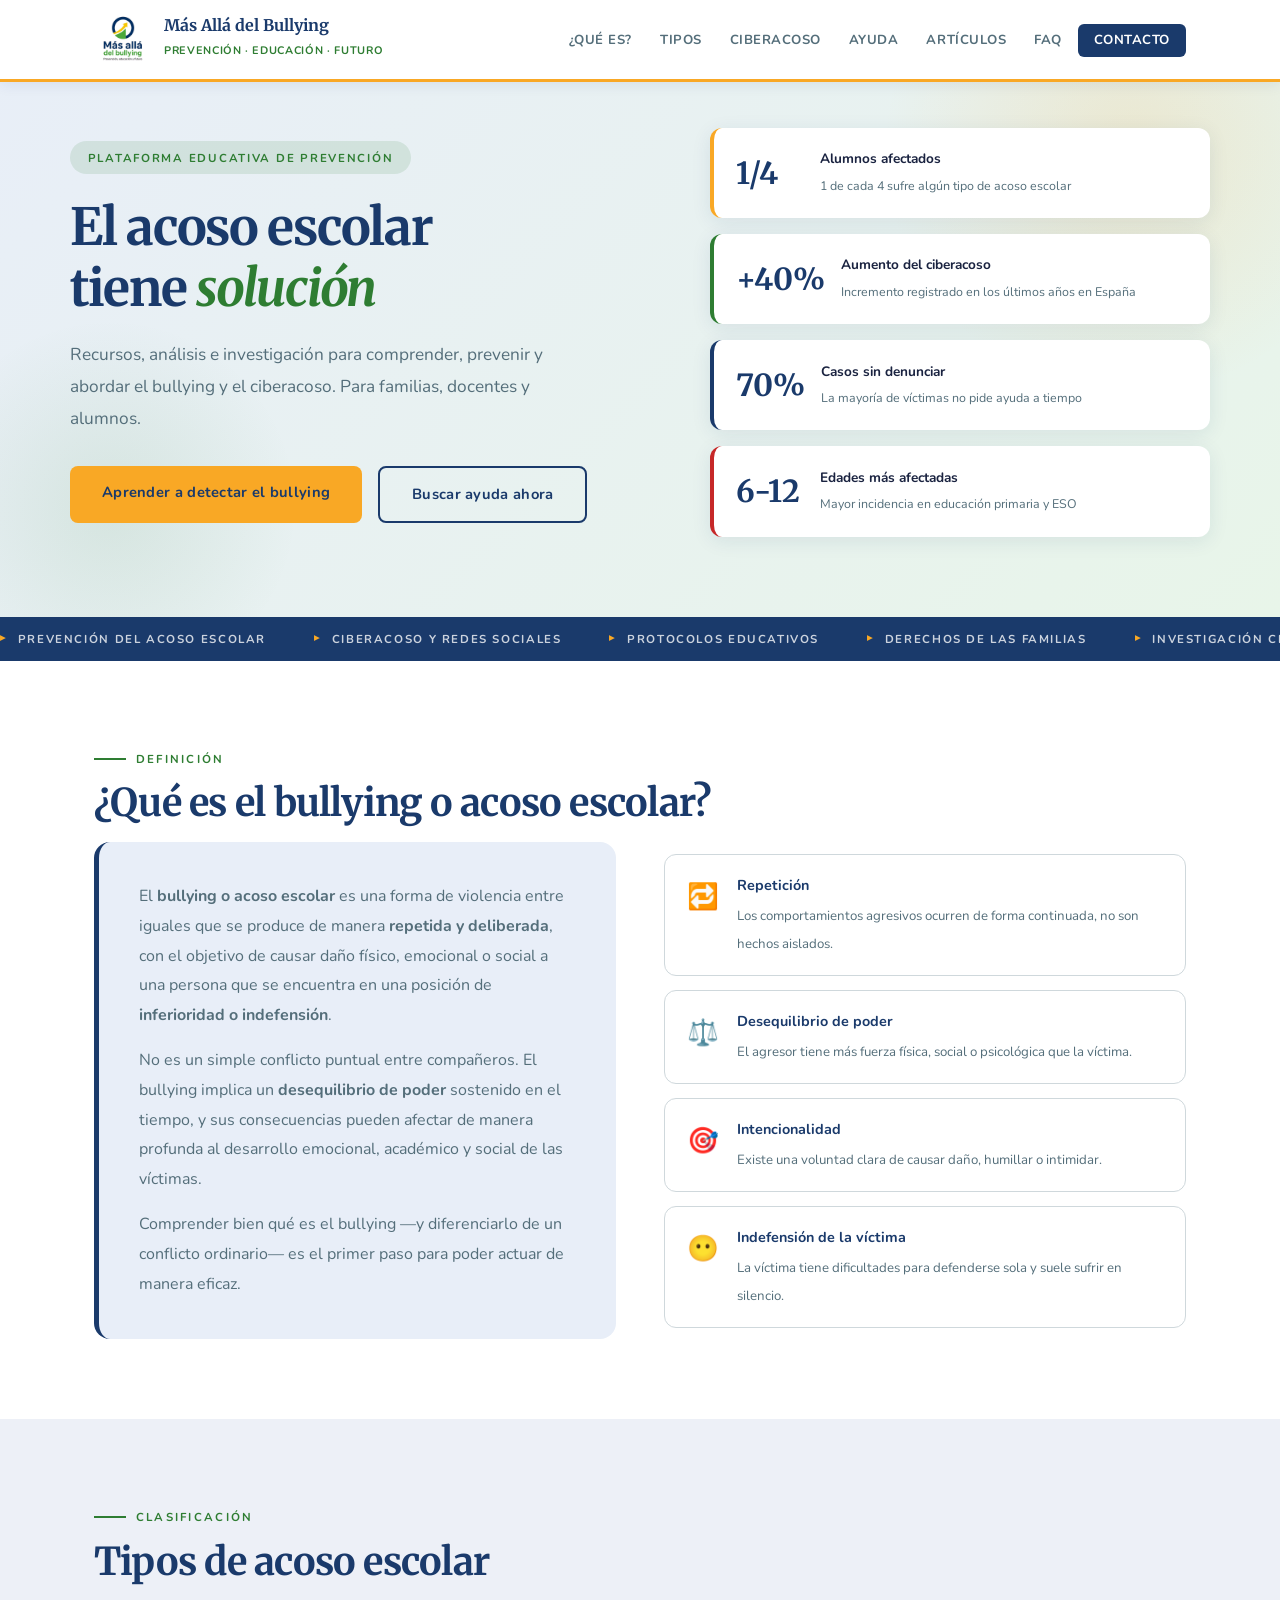
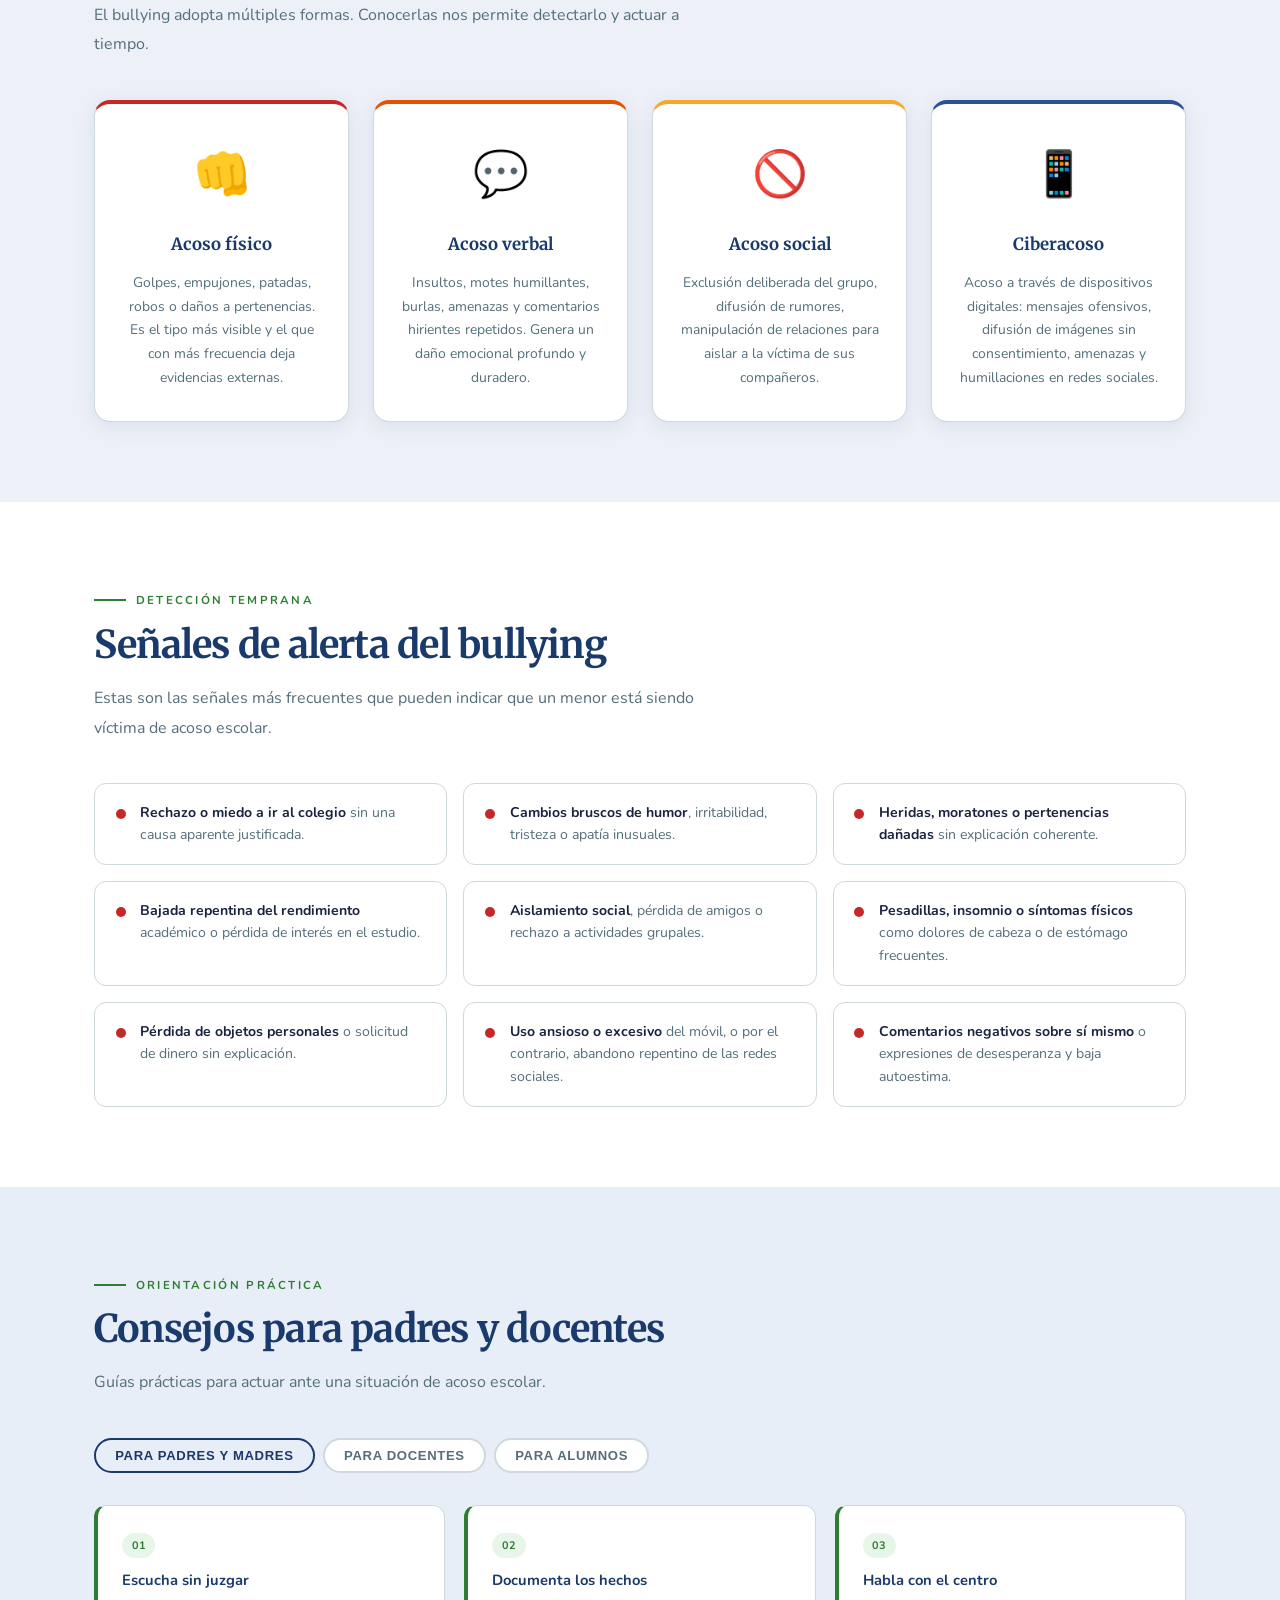
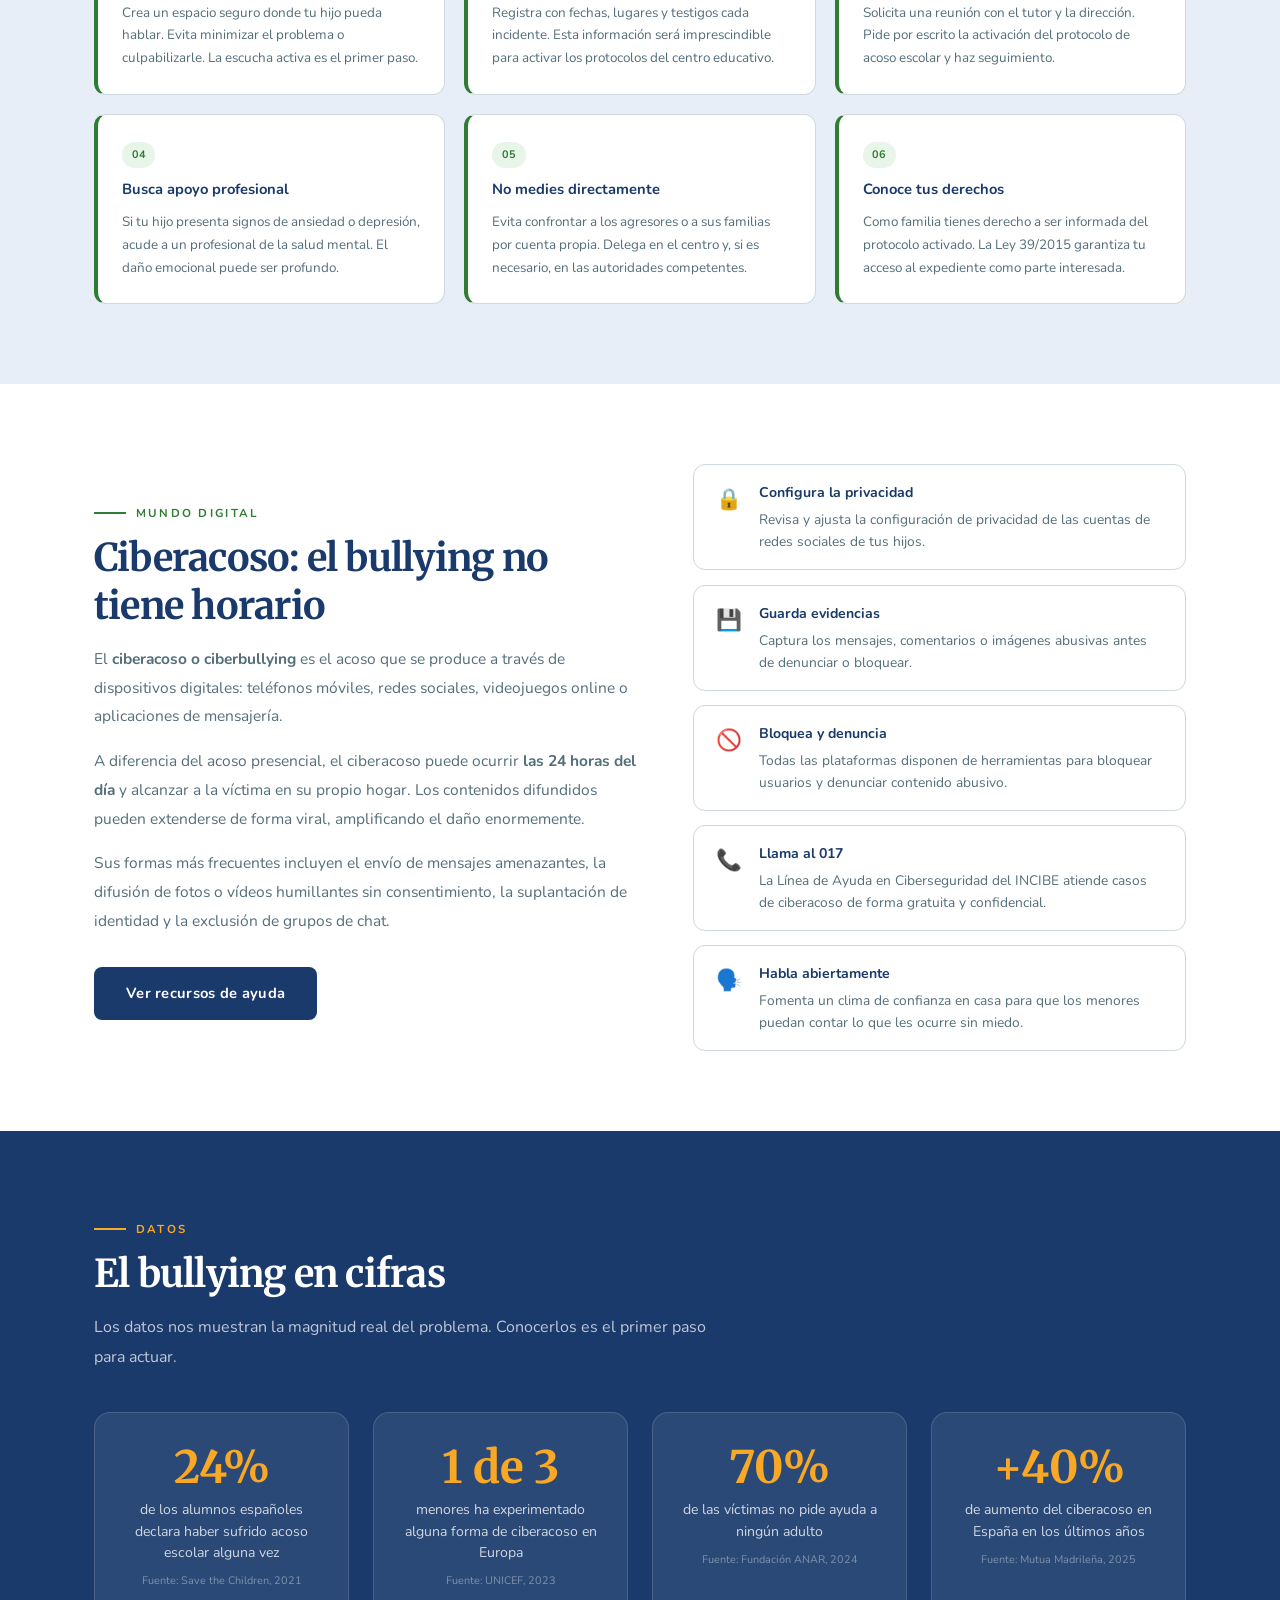
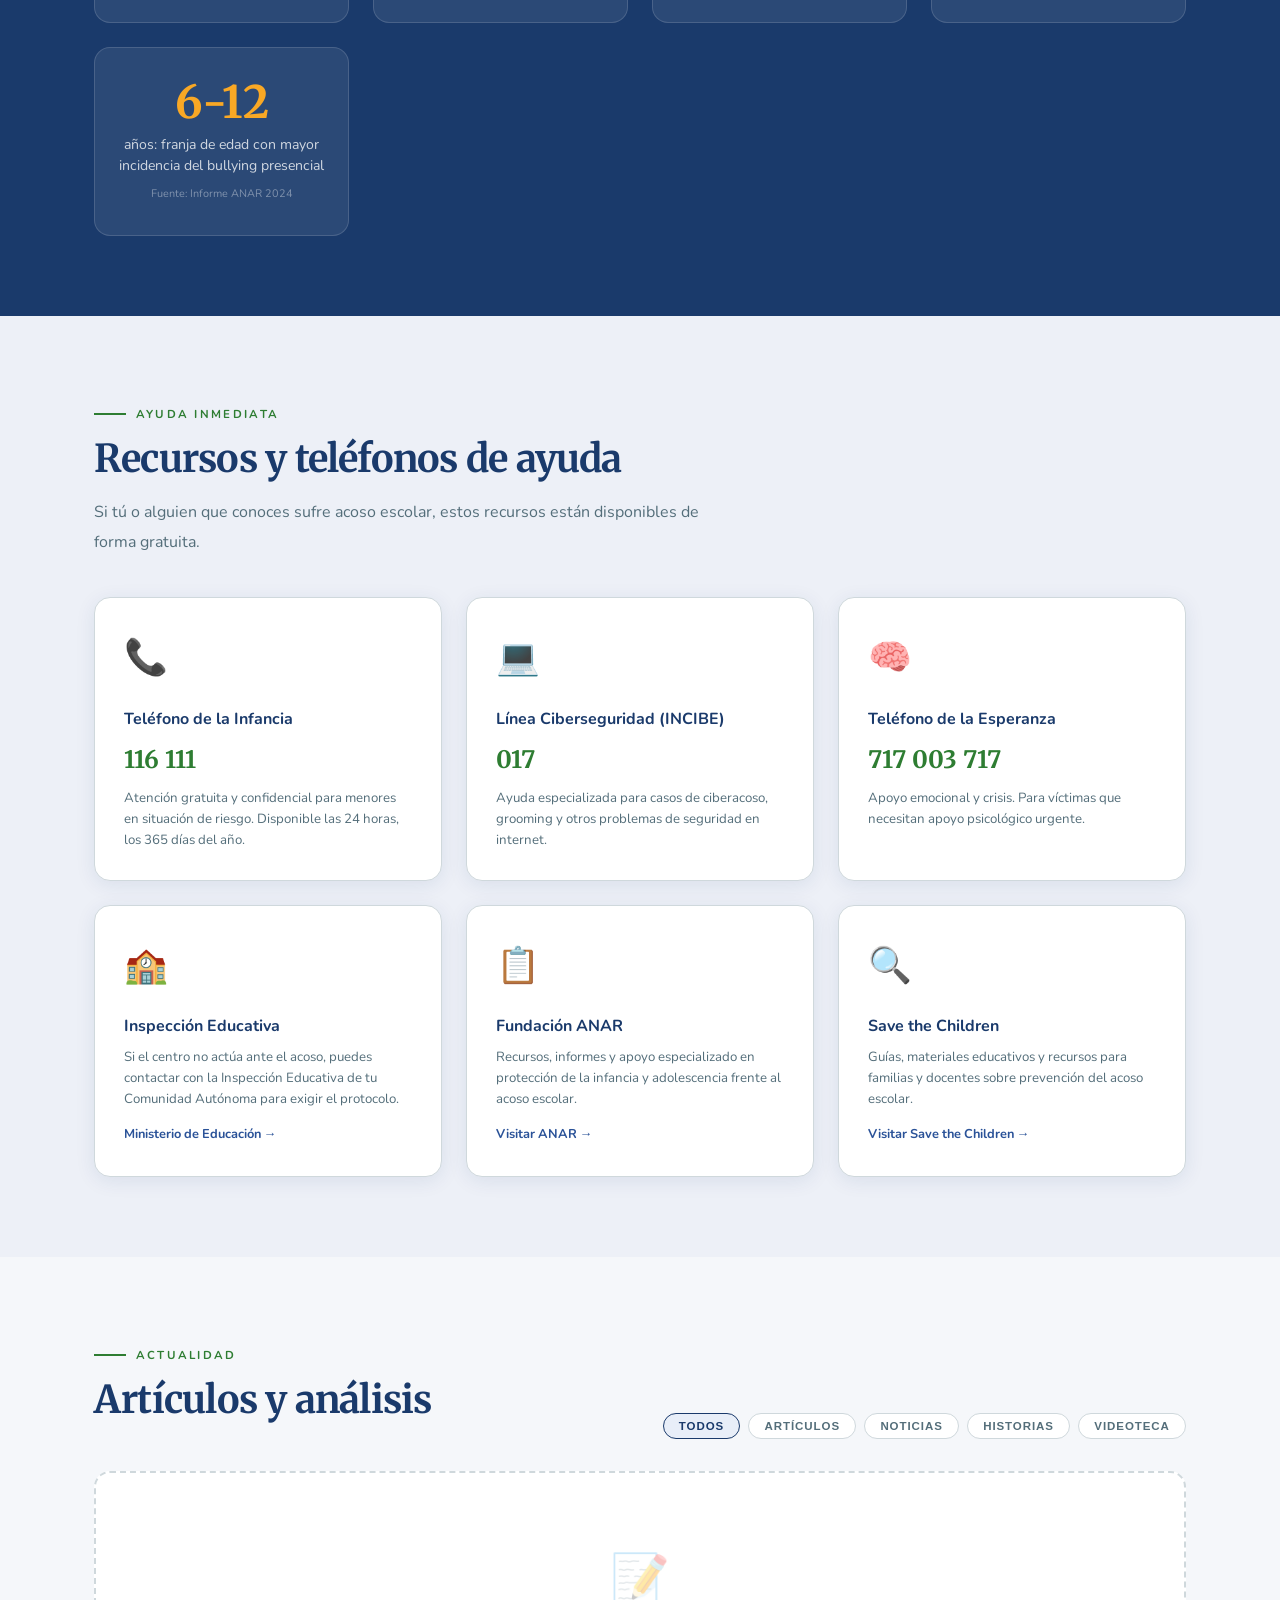
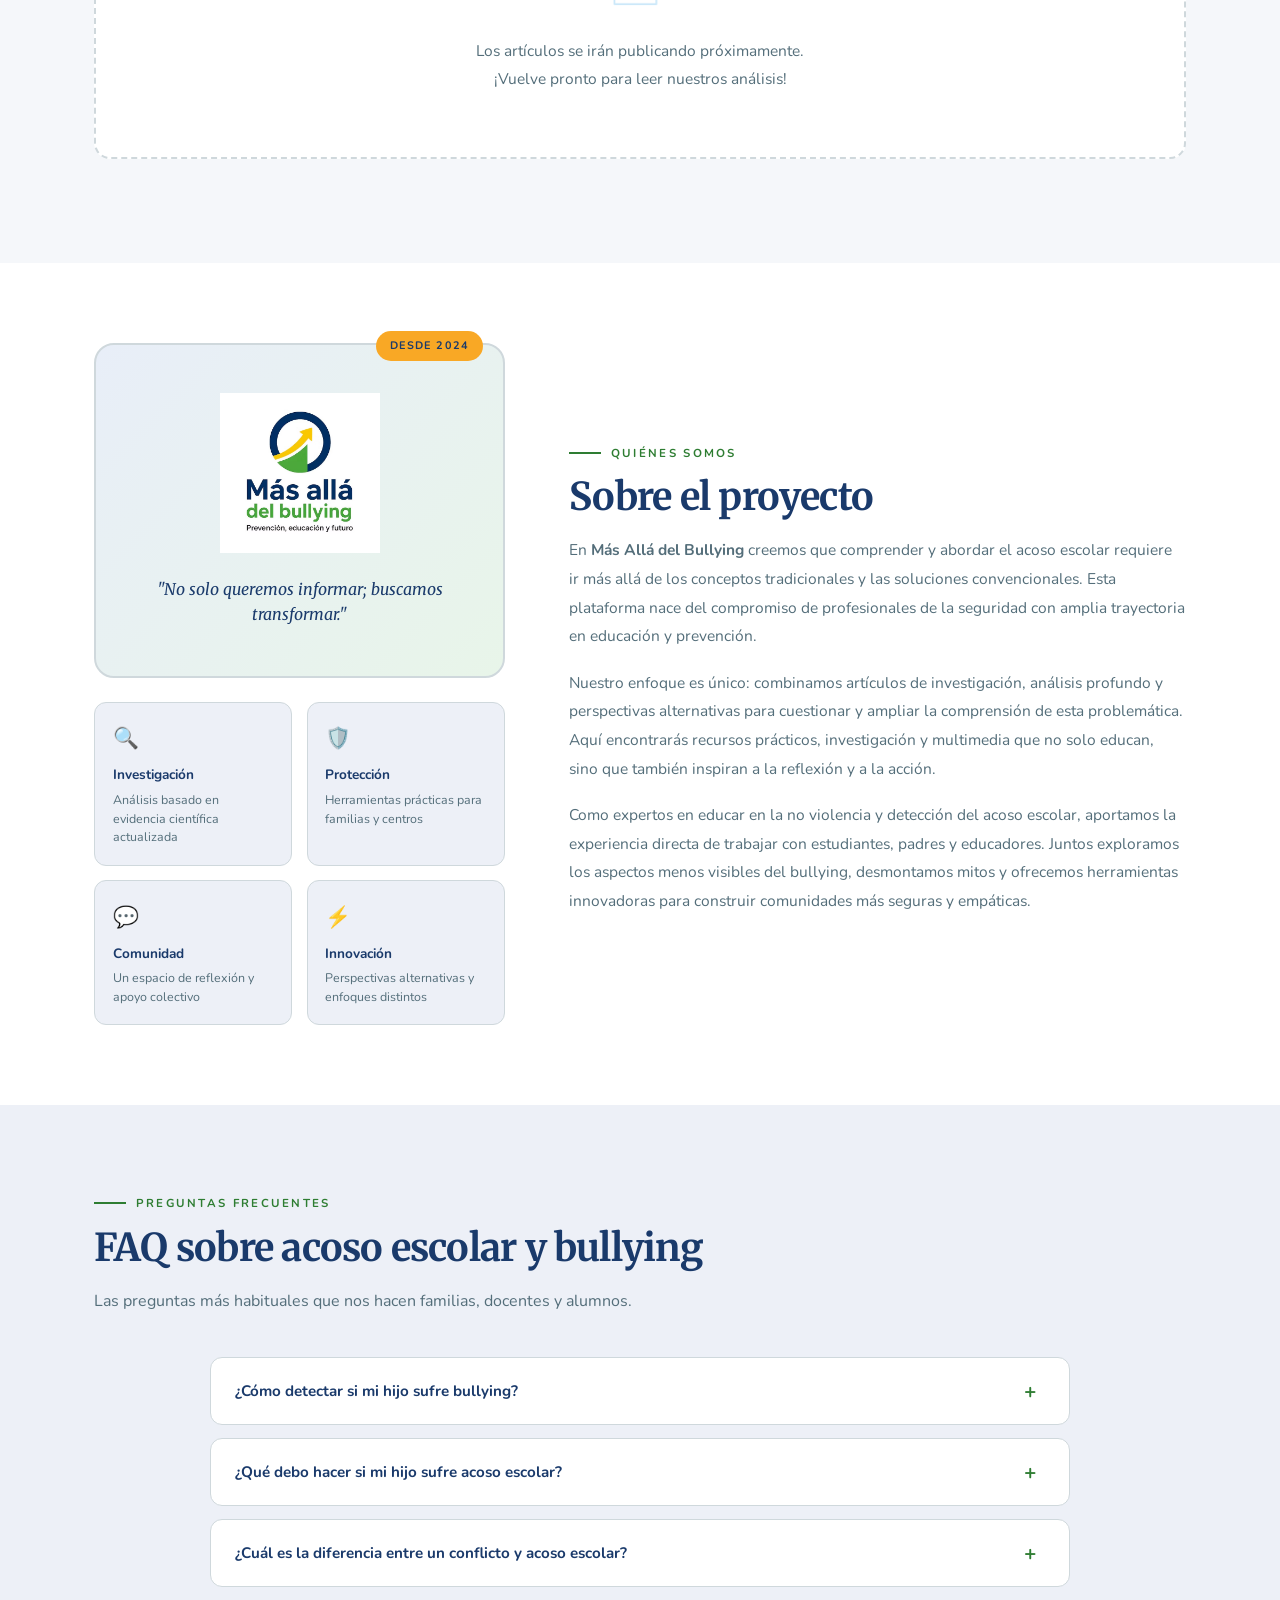
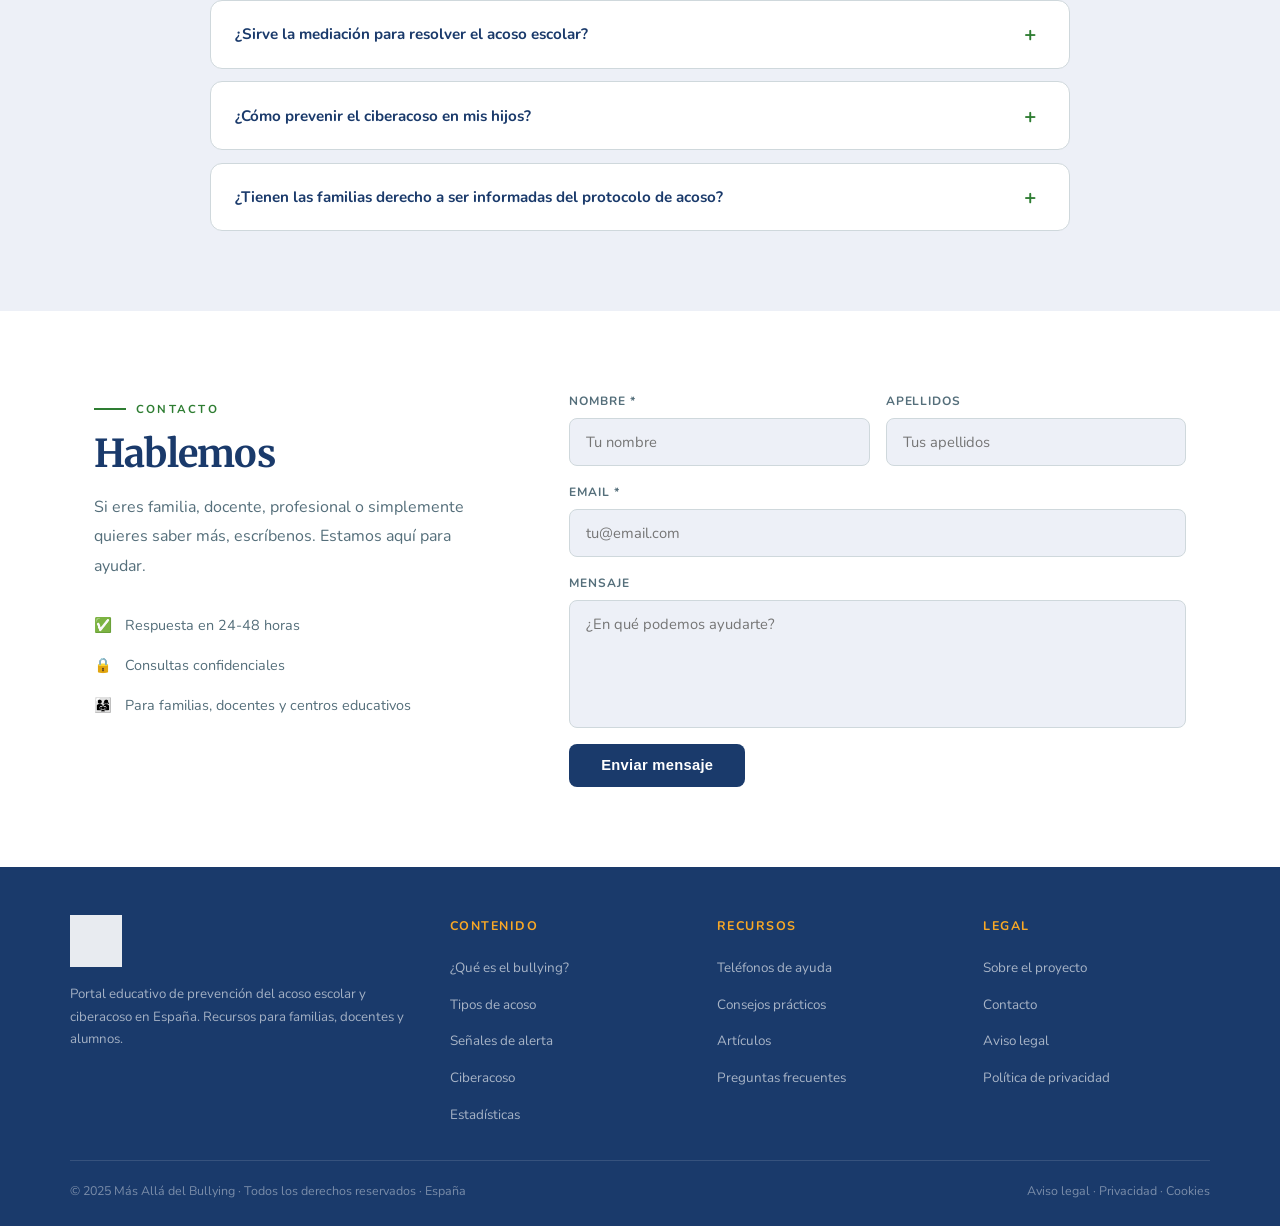
<file: index.html.html>
<!DOCTYPE html>
<html lang="es">
<head>
  <!-- ============================================================
       MÁS ALLÁ DEL BULLYING — index.html
       Portal educativo de prevención del acoso escolar
       ============================================================ -->

  <meta charset="UTF-8">
  <meta name="viewport" content="width=device-width, initial-scale=1.0">

  <!-- SEO PRIMARIO -->
  <title>Más Allá del Bullying | Prevención del Acoso Escolar y Ciberacoso en España</title>
  <meta name="description" content="Portal educativo sobre prevención del bullying, acoso escolar y ciberacoso. Recursos, guías y consejos para familias, docentes y alumnos. Información actualizada y avalada por expertos.">
  <meta name="keywords" content="bullying, acoso escolar, ciberacoso, prevención del bullying, educación contra la violencia, acoso en el colegio, ciberbullying, señales de acoso, consejos para padres, protocolo acoso escolar">
  <meta name="author" content="Más Allá del Bullying">
  <meta name="robots" content="index, follow">
  <link rel="canonical" href="https://xamid20.github.io/masalladelbullying/">

  <!-- OPEN GRAPH (redes sociales) -->
  <meta property="og:type"        content="website">
  <meta property="og:title"       content="Más Allá del Bullying | Prevención del Acoso Escolar">
  <meta property="og:description" content="Recursos educativos para prevenir y abordar el acoso escolar y el ciberacoso. Para familias, docentes y alumnos.">
  <meta property="og:url"         content="https://xamid20.github.io/masalladelbullying/">
  <meta property="og:image"       content="https://xamid20.github.io/masalladelbullying/logo.png">
  <meta property="og:locale"      content="es_ES">
  <meta name="twitter:card"       content="summary_large_image">
  <meta name="twitter:title"      content="Más Allá del Bullying | Prevención del Acoso Escolar">
  <meta name="twitter:description" content="Recursos educativos para prevenir y abordar el acoso escolar y el ciberacoso.">

  <!-- SCHEMA MARKUP — Organización educativa -->
  <script type="application/ld+json">
  {
    "@context": "https://schema.org",
    "@type": "EducationalOrganization",
    "name": "Más Allá del Bullying",
    "description": "Portal educativo de prevención del acoso escolar y ciberacoso en España",
    "url": "https://xamid20.github.io/masalladelbullying/",
    "logo": "https://xamid20.github.io/masalladelbullying/logo.png",
    "foundingDate": "2024",
    "areaServed": "ES",
    "knowsAbout": ["bullying", "acoso escolar", "ciberacoso", "prevención violencia escolar"]
  }
  </script>

  <!-- SCHEMA MARKUP — FAQ -->
  <script type="application/ld+json">
  {
    "@context": "https://schema.org",
    "@type": "FAQPage",
    "mainEntity": [
      {
        "@type": "Question",
        "name": "¿Cómo detectar si mi hijo sufre bullying?",
        "acceptedAnswer": { "@type": "Answer", "text": "Los principales indicadores son: cambios bruscos de humor, rechazo a ir al colegio, heridas o pertenencias dañadas sin explicación, pesadillas, pérdida de amigos o aislamiento social, y bajada repentina del rendimiento escolar." }
      },
      {
        "@type": "Question",
        "name": "¿Qué debo hacer si mi hijo sufre acoso escolar?",
        "acceptedAnswer": { "@type": "Answer", "text": "Mantén la calma y escúchale sin juzgar. Documenta los hechos con fechas y evidencias. Habla con el tutor y la dirección del centro solicitando la activación del protocolo de acoso. Si no obtienes respuesta, contacta con la Inspección Educativa." }
      },
      {
        "@type": "Question",
        "name": "¿Cómo prevenir el ciberacoso?",
        "acceptedAnswer": { "@type": "Answer", "text": "Educa a tus hijos sobre el uso responsable de internet, mantén los dispositivos en zonas comunes del hogar, configura la privacidad de sus cuentas, fomenta la comunicación abierta y enséñales a bloquear y denunciar contactos abusivos." }
      }
    ]
  }
  </script>

  <!-- FONTS -->
  <link rel="preconnect" href="https://fonts.googleapis.com">
  <link href="https://fonts.googleapis.com/css2?family=Merriweather:ital,wght@0,400;0,700;1,400&family=Nunito:wght@300;400;600;700&display=swap" rel="stylesheet">

  <!-- CSS -->
  <link rel="stylesheet" href="styles.css">
</head>

<body>

  <!-- ============================================================
       HEADER — Logo + Navegación principal
       ============================================================ -->
  <header role="banner">
    <div class="header-inner">

      <!-- Logo -->
      <a href="/" class="site-logo" aria-label="Ir a la página principal de Más allá del bullying">
        <img src="logo.png"
             alt="Más allá del bullying – prevención del acoso escolar"
             width="58" height="58">
        <div class="logo-text">
          <strong>Más Allá del Bullying</strong>
          <span>Prevención · Educación · Futuro</span>
        </div>
      </a>

      <!-- Menú de navegación -->
      <nav role="navigation" aria-label="Menú principal">
        <ul class="nav-menu" id="navMenu">
          <li><a href="#que-es">¿Qué es?</a></li>
          <li><a href="#tipos">Tipos</a></li>
          <li><a href="#ciberacoso">Ciberacoso</a></li>
          <li><a href="#recursos">Ayuda</a></li>
          <li><a href="#articulos">Artículos</a></li>
          <li><a href="#faq">FAQ</a></li>
          <li><a href="#contacto" class="nav-cta">Contacto</a></li>
        </ul>
        <button class="nav-toggle" id="navToggle" aria-label="Abrir menú" aria-expanded="false">
          <span></span><span></span><span></span>
        </button>
      </nav>

    </div>
  </header>

  <main role="main">

    <!-- ============================================================
         HERO — Sección principal de impacto
         ============================================================ -->
    <section class="hero" aria-labelledby="hero-titulo">
      <div class="hero-inner">

        <div>
          <span class="hero-badge">Plataforma educativa de prevención</span>
          <h1 id="hero-titulo">
            El acoso escolar<br>
            tiene <em>solución</em>
          </h1>
          <p class="hero-sub">
            Recursos, análisis e investigación para comprender, prevenir y abordar el
            bullying y el ciberacoso. Para familias, docentes y alumnos.
          </p>
          <div class="hero-cta">
            <a href="#que-es" class="btn btn-amarillo">Aprender a detectar el bullying</a>
            <a href="#recursos" class="btn btn-outline">Buscar ayuda ahora</a>
          </div>
        </div>

        <!-- Tarjetas de estadísticas -->
        <aside class="hero-stats" aria-label="Estadísticas sobre el acoso escolar">
          <div class="stat-card">
            <div class="stat-num">1/4</div>
            <div class="stat-info">
              <strong>Alumnos afectados</strong>
              <span>1 de cada 4 sufre algún tipo de acoso escolar</span>
            </div>
          </div>
          <div class="stat-card">
            <div class="stat-num">+40%</div>
            <div class="stat-info">
              <strong>Aumento del ciberacoso</strong>
              <span>Incremento registrado en los últimos años en España</span>
            </div>
          </div>
          <div class="stat-card">
            <div class="stat-num">70%</div>
            <div class="stat-info">
              <strong>Casos sin denunciar</strong>
              <span>La mayoría de víctimas no pide ayuda a tiempo</span>
            </div>
          </div>
          <div class="stat-card">
            <div class="stat-num">6-12</div>
            <div class="stat-info">
              <strong>Edades más afectadas</strong>
              <span>Mayor incidencia en educación primaria y ESO</span>
            </div>
          </div>
        </aside>

      </div>
    </section>

    <!-- TICKER -->
    <div class="ticker-wrap" aria-hidden="true">
      <div class="ticker">
        <span class="ticker-item">Prevención del acoso escolar</span>
        <span class="ticker-item">Ciberacoso y redes sociales</span>
        <span class="ticker-item">Protocolos educativos</span>
        <span class="ticker-item">Derechos de las familias</span>
        <span class="ticker-item">Investigación científica</span>
        <span class="ticker-item">Herramientas para docentes</span>
        <span class="ticker-item">Señales de alerta del bullying</span>
        <span class="ticker-item">Recursos de ayuda</span>
        <span class="ticker-item">Prevención del acoso escolar</span>
        <span class="ticker-item">Ciberacoso y redes sociales</span>
        <span class="ticker-item">Protocolos educativos</span>
        <span class="ticker-item">Derechos de las familias</span>
        <span class="ticker-item">Investigación científica</span>
        <span class="ticker-item">Herramientas para docentes</span>
        <span class="ticker-item">Señales de alerta del bullying</span>
        <span class="ticker-item">Recursos de ayuda</span>
      </div>
    </div>

    <!-- ============================================================
         ¿QUÉ ES EL BULLYING?
         ============================================================ -->
    <section id="que-es" class="section-bg-white" aria-labelledby="titulo-que-es">
      <div class="container">
        <div class="section-label">Definición</div>
        <h2 class="section-title" id="titulo-que-es">¿Qué es el bullying o acoso escolar?</h2>
        <div class="que-es-grid fade-up">

          <div class="que-es-box">
            <p>
              El <strong>bullying o acoso escolar</strong> es una forma de violencia entre iguales
              que se produce de manera <strong>repetida y deliberada</strong>, con el objetivo de
              causar daño físico, emocional o social a una persona que se encuentra en una
              posición de <strong>inferioridad o indefensión</strong>.
            </p>
            <p>
              No es un simple conflicto puntual entre compañeros. El bullying implica un
              <strong>desequilibrio de poder</strong> sostenido en el tiempo, y sus consecuencias
              pueden afectar de manera profunda al desarrollo emocional, académico y social
              de las víctimas.
            </p>
            <p>
              Comprender bien qué es el bullying —y diferenciarlo de un conflicto ordinario—
              es el primer paso para poder actuar de manera eficaz.
            </p>
          </div>

          <div class="caracteristicas">
            <div class="caracteristica">
              <div class="caract-icon">🔁</div>
              <div class="caract-info">
                <strong>Repetición</strong>
                <span>Los comportamientos agresivos ocurren de forma continuada, no son hechos aislados.</span>
              </div>
            </div>
            <div class="caracteristica">
              <div class="caract-icon">⚖️</div>
              <div class="caract-info">
                <strong>Desequilibrio de poder</strong>
                <span>El agresor tiene más fuerza física, social o psicológica que la víctima.</span>
              </div>
            </div>
            <div class="caracteristica">
              <div class="caract-icon">🎯</div>
              <div class="caract-info">
                <strong>Intencionalidad</strong>
                <span>Existe una voluntad clara de causar daño, humillar o intimidar.</span>
              </div>
            </div>
            <div class="caracteristica">
              <div class="caract-icon">😶</div>
              <div class="caract-info">
                <strong>Indefensión de la víctima</strong>
                <span>La víctima tiene dificultades para defenderse sola y suele sufrir en silencio.</span>
              </div>
            </div>
          </div>

        </div>
      </div>
    </section>

    <!-- ============================================================
         TIPOS DE ACOSO — Cards visuales
         ============================================================ -->
    <section id="tipos" class="section-bg-gray" aria-labelledby="titulo-tipos">
      <div class="container">
        <div class="section-label">Clasificación</div>
        <h2 class="section-title" id="titulo-tipos">Tipos de acoso escolar</h2>
        <p class="section-desc">El bullying adopta múltiples formas. Conocerlas nos permite detectarlo y actuar a tiempo.</p>

        <div class="tipos-grid">

          <article class="tipo-card fisico fade-up">
            <span class="tipo-icon" aria-hidden="true">👊</span>
            <h3>Acoso físico</h3>
            <p>Golpes, empujones, patadas, robos o daños a pertenencias. Es el tipo más visible y el que con más frecuencia deja evidencias externas.</p>
          </article>

          <article class="tipo-card verbal fade-up">
            <span class="tipo-icon" aria-hidden="true">💬</span>
            <h3>Acoso verbal</h3>
            <p>Insultos, motes humillantes, burlas, amenazas y comentarios hirientes repetidos. Genera un daño emocional profundo y duradero.</p>
          </article>

          <article class="tipo-card social fade-up">
            <span class="tipo-icon" aria-hidden="true">🚫</span>
            <h3>Acoso social</h3>
            <p>Exclusión deliberada del grupo, difusión de rumores, manipulación de relaciones para aislar a la víctima de sus compañeros.</p>
          </article>

          <article class="tipo-card cyber fade-up">
            <span class="tipo-icon" aria-hidden="true">📱</span>
            <h3>Ciberacoso</h3>
            <p>Acoso a través de dispositivos digitales: mensajes ofensivos, difusión de imágenes sin consentimiento, amenazas y humillaciones en redes sociales.</p>
          </article>

        </div>
      </div>
    </section>

    <!-- ============================================================
         SEÑALES DE ALERTA
         ============================================================ -->
    <section id="senales" class="section-bg-white" aria-labelledby="titulo-senales">
      <div class="container">
        <div class="section-label">Detección temprana</div>
        <h2 class="section-title" id="titulo-senales">Señales de alerta del bullying</h2>
        <p class="section-desc">Estas son las señales más frecuentes que pueden indicar que un menor está siendo víctima de acoso escolar.</p>

        <div class="senales-grid">
          <div class="senal-item fade-up">
            <div class="senal-dot" aria-hidden="true"></div>
            <p><strong>Rechazo o miedo a ir al colegio</strong> sin una causa aparente justificada.</p>
          </div>
          <div class="senal-item fade-up">
            <div class="senal-dot" aria-hidden="true"></div>
            <p><strong>Cambios bruscos de humor</strong>, irritabilidad, tristeza o apatía inusuales.</p>
          </div>
          <div class="senal-item fade-up">
            <div class="senal-dot" aria-hidden="true"></div>
            <p><strong>Heridas, moratones o pertenencias dañadas</strong> sin explicación coherente.</p>
          </div>
          <div class="senal-item fade-up">
            <div class="senal-dot" aria-hidden="true"></div>
            <p><strong>Bajada repentina del rendimiento</strong> académico o pérdida de interés en el estudio.</p>
          </div>
          <div class="senal-item fade-up">
            <div class="senal-dot" aria-hidden="true"></div>
            <p><strong>Aislamiento social</strong>, pérdida de amigos o rechazo a actividades grupales.</p>
          </div>
          <div class="senal-item fade-up">
            <div class="senal-dot" aria-hidden="true"></div>
            <p><strong>Pesadillas, insomnio o síntomas físicos</strong> como dolores de cabeza o de estómago frecuentes.</p>
          </div>
          <div class="senal-item fade-up">
            <div class="senal-dot" aria-hidden="true"></div>
            <p><strong>Pérdida de objetos personales</strong> o solicitud de dinero sin explicación.</p>
          </div>
          <div class="senal-item fade-up">
            <div class="senal-dot" aria-hidden="true"></div>
            <p><strong>Uso ansioso o excesivo</strong> del móvil, o por el contrario, abandono repentino de las redes sociales.</p>
          </div>
          <div class="senal-item fade-up">
            <div class="senal-dot" aria-hidden="true"></div>
            <p><strong>Comentarios negativos sobre sí mismo</strong> o expresiones de desesperanza y baja autoestima.</p>
          </div>
        </div>
      </div>
    </section>

    <!-- ============================================================
         CONSEJOS PARA PADRES Y DOCENTES
         ============================================================ -->
    <section id="consejos" class="section-bg-blue" aria-labelledby="titulo-consejos">
      <div class="container">
        <div class="section-label">Orientación práctica</div>
        <h2 class="section-title" id="titulo-consejos">Consejos para padres y docentes</h2>
        <p class="section-desc">Guías prácticas para actuar ante una situación de acoso escolar.</p>

        <div class="consejos-tabs">
          <button class="tab-btn active" onclick="mostrarTab('padres', this)">Para padres y madres</button>
          <button class="tab-btn" onclick="mostrarTab('docentes', this)">Para docentes</button>
          <button class="tab-btn" onclick="mostrarTab('alumnos', this)">Para alumnos</button>
        </div>

        <!-- Padres -->
        <div id="tab-padres" class="tab-content active">
          <div class="consejo-card">
            <div class="consejo-num">01</div>
            <h4>Escucha sin juzgar</h4>
            <p>Crea un espacio seguro donde tu hijo pueda hablar. Evita minimizar el problema o culpabilizarle. La escucha activa es el primer paso.</p>
          </div>
          <div class="consejo-card">
            <div class="consejo-num">02</div>
            <h4>Documenta los hechos</h4>
            <p>Registra con fechas, lugares y testigos cada incidente. Esta información será imprescindible para activar los protocolos del centro educativo.</p>
          </div>
          <div class="consejo-card">
            <div class="consejo-num">03</div>
            <h4>Habla con el centro</h4>
            <p>Solicita una reunión con el tutor y la dirección. Pide por escrito la activación del protocolo de acoso escolar y haz seguimiento.</p>
          </div>
          <div class="consejo-card">
            <div class="consejo-num">04</div>
            <h4>Busca apoyo profesional</h4>
            <p>Si tu hijo presenta signos de ansiedad o depresión, acude a un profesional de la salud mental. El daño emocional puede ser profundo.</p>
          </div>
          <div class="consejo-card">
            <div class="consejo-num">05</div>
            <h4>No medies directamente</h4>
            <p>Evita confrontar a los agresores o a sus familias por cuenta propia. Delega en el centro y, si es necesario, en las autoridades competentes.</p>
          </div>
          <div class="consejo-card">
            <div class="consejo-num">06</div>
            <h4>Conoce tus derechos</h4>
            <p>Como familia tienes derecho a ser informada del protocolo activado. La Ley 39/2015 garantiza tu acceso al expediente como parte interesada.</p>
          </div>
        </div>

        <!-- Docentes -->
        <div id="tab-docentes" class="tab-content">
          <div class="consejo-card">
            <div class="consejo-num">01</div>
            <h4>Observa el clima del aula</h4>
            <p>Presta atención a las dinámicas grupales, los juegos en los recreos y los cambios de comportamiento en el alumnado.</p>
          </div>
          <div class="consejo-card">
            <div class="consejo-num">02</div>
            <h4>Actúa ante cualquier indicio</h4>
            <p>No esperes a tener pruebas definitivas. Ante la sospecha, notifica al equipo directivo y activa los canales establecidos por el centro.</p>
          </div>
          <div class="consejo-card">
            <div class="consejo-num">03</div>
            <h4>No utilices la mediación en acoso confirmado</h4>
            <p>La mediación entre víctima y agresor está desaconsejada y puede ser perjudicial. El acoso no es un conflicto, es una agresión que debe detenerse.</p>
          </div>
          <div class="consejo-card">
            <div class="consejo-num">04</div>
            <h4>Informa a las familias</h4>
            <p>Mantén a las familias informadas del proceso. La transparencia genera confianza y es una obligación jurídica del centro educativo.</p>
          </div>
          <div class="consejo-card">
            <div class="consejo-num">05</div>
            <h4>Trabaja la empatía en el aula</h4>
            <p>Incorpora actividades de educación emocional y habilidades sociales de manera regular. La prevención es la herramienta más eficaz.</p>
          </div>
          <div class="consejo-card">
            <div class="consejo-num">06</div>
            <h4>Cuida tu bienestar</h4>
            <p>Gestionar situaciones de acoso puede ser emocionalmente agotador. Busca apoyo en el equipo de orientación y en tus compañeros.</p>
          </div>
        </div>

        <!-- Alumnos -->
        <div id="tab-alumnos" class="tab-content">
          <div class="consejo-card">
            <div class="consejo-num">01</div>
            <h4>Habla con un adulto de confianza</h4>
            <p>Si sufres acoso o lo ves, cuéntaselo a un adulto: un familiar, un profesor o el orientador del colegio. No estás solo.</p>
          </div>
          <div class="consejo-card">
            <div class="consejo-num">02</div>
            <h4>No respondas a las provocaciones</h4>
            <p>Reaccionar de forma agresiva puede empeorar la situación. Intenta alejarte y busca a alguien de confianza.</p>
          </div>
          <div class="consejo-card">
            <div class="consejo-num">03</div>
            <h4>Guarda las evidencias digitales</h4>
            <p>Si el acoso es online, haz capturas de pantalla antes de borrar los mensajes. Esas evidencias son importantes.</p>
          </div>
          <div class="consejo-card">
            <div class="consejo-num">04</div>
            <h4>Apoya a quien lo sufre</h4>
            <p>Si ves que alguien es acosado, no te quedes al margen. Decirle a alguien de confianza ya es ayudar.</p>
          </div>
        </div>

      </div>
    </section>

    <!-- ============================================================
         CIBERACOSO
         ============================================================ -->
    <section id="ciberacoso" class="section-bg-white" aria-labelledby="titulo-ciberacoso">
      <div class="container">
        <div class="ciberacoso-grid">
          <div class="ciberacoso-text fade-up">
            <div class="section-label">Mundo digital</div>
            <h2 class="section-title" id="titulo-ciberacoso">Ciberacoso: el bullying no tiene horario</h2>
            <p>El <strong>ciberacoso o ciberbullying</strong> es el acoso que se produce a través de dispositivos digitales: teléfonos móviles, redes sociales, videojuegos online o aplicaciones de mensajería.</p>
            <p>A diferencia del acoso presencial, el ciberacoso puede ocurrir <strong>las 24 horas del día</strong> y alcanzar a la víctima en su propio hogar. Los contenidos difundidos pueden extenderse de forma viral, amplificando el daño enormemente.</p>
            <p>Sus formas más frecuentes incluyen el envío de mensajes amenazantes, la difusión de fotos o vídeos humillantes sin consentimiento, la suplantación de identidad y la exclusión de grupos de chat.</p>
            <a href="#recursos" class="btn btn-primary" style="margin-top:1rem;display:inline-block;">Ver recursos de ayuda</a>
          </div>
          <div class="ciberacoso-tips fade-up">
            <div class="cib-tip">
              <div class="cib-tip-icon">🔒</div>
              <div>
                <strong>Configura la privacidad</strong>
                <p>Revisa y ajusta la configuración de privacidad de las cuentas de redes sociales de tus hijos.</p>
              </div>
            </div>
            <div class="cib-tip">
              <div class="cib-tip-icon">💾</div>
              <div>
                <strong>Guarda evidencias</strong>
                <p>Captura los mensajes, comentarios o imágenes abusivas antes de denunciar o bloquear.</p>
              </div>
            </div>
            <div class="cib-tip">
              <div class="cib-tip-icon">🚫</div>
              <div>
                <strong>Bloquea y denuncia</strong>
                <p>Todas las plataformas disponen de herramientas para bloquear usuarios y denunciar contenido abusivo.</p>
              </div>
            </div>
            <div class="cib-tip">
              <div class="cib-tip-icon">📞</div>
              <div>
                <strong>Llama al 017</strong>
                <p>La Línea de Ayuda en Ciberseguridad del INCIBE atiende casos de ciberacoso de forma gratuita y confidencial.</p>
              </div>
            </div>
            <div class="cib-tip">
              <div class="cib-tip-icon">🗣️</div>
              <div>
                <strong>Habla abiertamente</strong>
                <p>Fomenta un clima de confianza en casa para que los menores puedan contar lo que les ocurre sin miedo.</p>
              </div>
            </div>
          </div>
        </div>
      </div>
    </section>

    <!-- ============================================================
         ESTADÍSTICAS
         ============================================================ -->
    <section id="estadisticas" class="stats-section" aria-labelledby="titulo-estadisticas">
      <div class="container">
        <div class="section-label">Datos</div>
        <h2 class="section-title" id="titulo-estadisticas">El bullying en cifras</h2>
        <p class="section-desc">Los datos nos muestran la magnitud real del problema. Conocerlos es el primer paso para actuar.</p>
        <div class="estadisticas-grid">
          <div class="estadistica-card fade-up">
            <div class="estad-num">24%</div>
            <div class="estad-label">de los alumnos españoles declara haber sufrido acoso escolar alguna vez</div>
            <div class="estad-source">Fuente: Save the Children, 2021</div>
          </div>
          <div class="estadistica-card fade-up">
            <div class="estad-num">1 de 3</div>
            <div class="estad-label">menores ha experimentado alguna forma de ciberacoso en Europa</div>
            <div class="estad-source">Fuente: UNICEF, 2023</div>
          </div>
          <div class="estadistica-card fade-up">
            <div class="estad-num">70%</div>
            <div class="estad-label">de las víctimas no pide ayuda a ningún adulto</div>
            <div class="estad-source">Fuente: Fundación ANAR, 2024</div>
          </div>
          <div class="estadistica-card fade-up">
            <div class="estad-num">+40%</div>
            <div class="estad-label">de aumento del ciberacoso en España en los últimos años</div>
            <div class="estad-source">Fuente: Mutua Madrileña, 2025</div>
          </div>
          <div class="estadistica-card fade-up">
            <div class="estad-num">6-12</div>
            <div class="estad-label">años: franja de edad con mayor incidencia del bullying presencial</div>
            <div class="estad-source">Fuente: Informe ANAR 2024</div>
          </div>
        </div>
      </div>
    </section>

    <!-- ============================================================
         RECURSOS DE AYUDA
         ============================================================ -->
    <section id="recursos" class="section-bg-gray" aria-labelledby="titulo-recursos">
      <div class="container">
        <div class="section-label">Ayuda inmediata</div>
        <h2 class="section-title" id="titulo-recursos">Recursos y teléfonos de ayuda</h2>
        <p class="section-desc">Si tú o alguien que conoces sufre acoso escolar, estos recursos están disponibles de forma gratuita.</p>

        <div class="recursos-grid">
          <div class="recurso-card fade-up">
            <div class="recurso-icon">📞</div>
            <h3>Teléfono de la Infancia</h3>
            <div class="telefono">116 111</div>
            <p>Atención gratuita y confidencial para menores en situación de riesgo. Disponible las 24 horas, los 365 días del año.</p>
          </div>
          <div class="recurso-card fade-up">
            <div class="recurso-icon">💻</div>
            <h3>Línea Ciberseguridad (INCIBE)</h3>
            <div class="telefono">017</div>
            <p>Ayuda especializada para casos de ciberacoso, grooming y otros problemas de seguridad en internet.</p>
          </div>
          <div class="recurso-card fade-up">
            <div class="recurso-icon">🧠</div>
            <h3>Teléfono de la Esperanza</h3>
            <div class="telefono">717 003 717</div>
            <p>Apoyo emocional y crisis. Para víctimas que necesitan apoyo psicológico urgente.</p>
          </div>
          <div class="recurso-card fade-up">
            <div class="recurso-icon">🏫</div>
            <h3>Inspección Educativa</h3>
            <p>Si el centro no actúa ante el acoso, puedes contactar con la Inspección Educativa de tu Comunidad Autónoma para exigir el protocolo.</p>
            <a class="recurso-link" href="https://www.educacionyfp.gob.es" target="_blank" rel="noopener">Ministerio de Educación →</a>
          </div>
          <div class="recurso-card fade-up">
            <div class="recurso-icon">📋</div>
            <h3>Fundación ANAR</h3>
            <p>Recursos, informes y apoyo especializado en protección de la infancia y adolescencia frente al acoso escolar.</p>
            <a class="recurso-link" href="https://www.anar.org" target="_blank" rel="noopener">Visitar ANAR →</a>
          </div>
          <div class="recurso-card fade-up">
            <div class="recurso-icon">🔍</div>
            <h3>Save the Children</h3>
            <p>Guías, materiales educativos y recursos para familias y docentes sobre prevención del acoso escolar.</p>
            <a class="recurso-link" href="https://www.savethechildren.es" target="_blank" rel="noopener">Visitar Save the Children →</a>
          </div>
        </div>
      </div>
    </section>

    <!-- ============================================================
         ARTÍCULOS Y ANÁLISIS
         ============================================================ -->
    <section id="articulos" class="articulos-section" aria-labelledby="titulo-articulos">
      <div class="container">
        <div class="articulos-header">
          <div>
            <div class="section-label">Actualidad</div>
            <h2 class="section-title" id="titulo-articulos">Artículos y análisis</h2>
          </div>
          <div class="filter-tabs" role="tablist">
            <button class="filter-tab active" role="tab">Todos</button>
            <button class="filter-tab" role="tab">Artículos</button>
            <button class="filter-tab" role="tab">Noticias</button>
            <button class="filter-tab" role="tab">Historias</button>
            <button class="filter-tab" role="tab">Videoteca</button>
          </div>
        </div>

        <!-- Mensaje cuando no hay artículos -->
        <div class="articulos-empty" id="articulos-empty">
          <div class="articulos-empty-icon">📝</div>
          <p>Los artículos se irán publicando próximamente.<br>¡Vuelve pronto para leer nuestros análisis!</p>
        </div>

        <!-- Grid donde se añadirán las tarjetas de artículos -->
        <div class="articulos-grid" id="articulos-grid"></div>

      </div>
    </section>

    <!-- ============================================================
         SOBRE EL PROYECTO
         ============================================================ -->
    <section id="sobre" class="section-bg-white" aria-labelledby="titulo-sobre">
      <div class="container">
        <div class="sobre-grid">

          <div class="fade-up">
            <div class="sobre-visual">
              <div class="sobre-badge">Desde 2024</div>
              <img src="logo.png"
                   alt="Más allá del bullying – prevención del acoso escolar"
                   width="160">
              <div class="sobre-quote">"No solo queremos informar; buscamos transformar."</div>
            </div>
            <div class="pilares-grid" style="margin-top:1.5rem;">
              <div class="pilar">
                <div class="pilar-icon">🔍</div>
                <h4>Investigación</h4>
                <p>Análisis basado en evidencia científica actualizada</p>
              </div>
              <div class="pilar">
                <div class="pilar-icon">🛡️</div>
                <h4>Protección</h4>
                <p>Herramientas prácticas para familias y centros</p>
              </div>
              <div class="pilar">
                <div class="pilar-icon">💬</div>
                <h4>Comunidad</h4>
                <p>Un espacio de reflexión y apoyo colectivo</p>
              </div>
              <div class="pilar">
                <div class="pilar-icon">⚡</div>
                <h4>Innovación</h4>
                <p>Perspectivas alternativas y enfoques distintos</p>
              </div>
            </div>
          </div>

          <div class="fade-up">
            <div class="section-label">Quiénes somos</div>
            <h2 class="section-title" id="titulo-sobre">Sobre el proyecto</h2>
            <div class="sobre-text">
              <p>En <strong>Más Allá del Bullying</strong> creemos que comprender y abordar el acoso escolar requiere ir más allá de los conceptos tradicionales y las soluciones convencionales. Esta plataforma nace del compromiso de profesionales de la seguridad con amplia trayectoria en educación y prevención.</p>
              <p>Nuestro enfoque es único: combinamos artículos de investigación, análisis profundo y perspectivas alternativas para cuestionar y ampliar la comprensión de esta problemática. Aquí encontrarás recursos prácticos, investigación y multimedia que no solo educan, sino que también inspiran a la reflexión y a la acción.</p>
              <p>Como expertos en educar en la no violencia y detección del acoso escolar, aportamos la experiencia directa de trabajar con estudiantes, padres y educadores. Juntos exploramos los aspectos menos visibles del bullying, desmontamos mitos y ofrecemos herramientas innovadoras para construir comunidades más seguras y empáticas.</p>
            </div>
          </div>

        </div>
      </div>
    </section>

    <!-- ============================================================
         PREGUNTAS FRECUENTES (FAQ)
         Optimizadas para SEO y Schema Markup
         ============================================================ -->
    <section id="faq" class="section-bg-gray" aria-labelledby="titulo-faq">
      <div class="container">
        <div class="section-label">Preguntas frecuentes</div>
        <h2 class="section-title" id="titulo-faq">FAQ sobre acoso escolar y bullying</h2>
        <p class="section-desc">Las preguntas más habituales que nos hacen familias, docentes y alumnos.</p>

        <div class="faq-list" role="list">

          <div class="faq-item" role="listitem">
            <button class="faq-question" onclick="toggleFaq(this)" aria-expanded="false">
              ¿Cómo detectar si mi hijo sufre bullying?
              <span class="faq-icon" aria-hidden="true">+</span>
            </button>
            <div class="faq-answer">
              Los principales indicadores son: rechazo a ir al colegio, cambios bruscos de humor, heridas o pertenencias dañadas sin explicación, pesadillas frecuentes, pérdida de amigos o aislamiento social, y bajada repentina del rendimiento escolar. Si observas varios de estos signos de forma sostenida, es importante hablar con tu hijo y contactar con el centro educativo.
            </div>
          </div>

          <div class="faq-item" role="listitem">
            <button class="faq-question" onclick="toggleFaq(this)" aria-expanded="false">
              ¿Qué debo hacer si mi hijo sufre acoso escolar?
              <span class="faq-icon" aria-hidden="true">+</span>
            </button>
            <div class="faq-answer">
              Mantén la calma y escúchale sin juzgar. Documenta los hechos con fechas, lugares y testigos. Solicita por escrito al centro la activación del protocolo de acoso escolar. Si no recibes respuesta adecuada, puedes acudir a la Inspección Educativa de tu Comunidad Autónoma, que tiene obligación de intervenir. Recuerda que como familia eres parte interesada en el procedimiento y tienes derecho a ser informada.
            </div>
          </div>

          <div class="faq-item" role="listitem">
            <button class="faq-question" onclick="toggleFaq(this)" aria-expanded="false">
              ¿Cuál es la diferencia entre un conflicto y acoso escolar?
              <span class="faq-icon" aria-hidden="true">+</span>
            </button>
            <div class="faq-answer">
              Un conflicto puntual entre compañeros es normal y ambas partes están en condiciones relativamente similares de resolverlo. El acoso escolar implica tres elementos clave que lo diferencian: repetición en el tiempo, desequilibrio de poder entre agresor y víctima, e intencionalidad de causar daño. Esta distinción es fundamental porque las herramientas de intervención son completamente distintas.
            </div>
          </div>

          <div class="faq-item" role="listitem">
            <button class="faq-question" onclick="toggleFaq(this)" aria-expanded="false">
              ¿Sirve la mediación para resolver el acoso escolar?
              <span class="faq-icon" aria-hidden="true">+</span>
            </button>
            <div class="faq-answer">
              No. La mediación entre víctima y agresor está desaconsejada por la comunidad científica y por los protocolos educativos oficiales en casos de acoso confirmado. La mediación requiere un equilibrio entre las partes que no existe en el bullying. Aplicarla puede revictimizar a la víctima y agravar la situación. La mediación sí puede ser útil como herramienta preventiva en conflictos leves, pero nunca como respuesta al acoso.
            </div>
          </div>

          <div class="faq-item" role="listitem">
            <button class="faq-question" onclick="toggleFaq(this)" aria-expanded="false">
              ¿Cómo prevenir el ciberacoso en mis hijos?
              <span class="faq-icon" aria-hidden="true">+</span>
            </button>
            <div class="faq-answer">
              Establece normas claras sobre el uso de dispositivos digitales en casa. Configura la privacidad de sus cuentas en redes sociales. Edúcales sobre el uso responsable y respetuoso de internet. Fomenta una comunicación abierta para que puedan contarte si algo les incomoda. Enséñales a bloquear y denunciar contactos abusivos sin borrar antes las evidencias. En caso de ciberacoso, puedes llamar al 017, la Línea de Ayuda en Ciberseguridad del INCIBE.
            </div>
          </div>

          <div class="faq-item" role="listitem">
            <button class="faq-question" onclick="toggleFaq(this)" aria-expanded="false">
              ¿Tienen las familias derecho a ser informadas del protocolo de acoso?
              <span class="faq-icon" aria-hidden="true">+</span>
            </button>
            <div class="faq-answer">
              Sí. La Ley 39/2015 del Procedimiento Administrativo Común reconoce a las familias como "interesadas" en el procedimiento, lo que les da derecho a conocer el estado del protocolo, acceder a documentos esenciales y presentar alegaciones. La confidencialidad no puede utilizarse como excusa para negar información básica a las familias sobre un proceso que afecta directamente a sus hijos.
            </div>
          </div>

        </div>
      </div>
    </section>

    <!-- ============================================================
         CONTACTO
         ============================================================ -->
    <section id="contacto" class="section-bg-white" aria-labelledby="titulo-contacto">
      <div class="container">
        <div style="display:grid;grid-template-columns:1fr 1.5fr;gap:4rem;align-items:start;">

          <div class="fade-up">
            <div class="section-label">Contacto</div>
            <h2 class="section-title" id="titulo-contacto">Hablemos</h2>
            <p style="color:var(--text-muted);margin:1rem 0 2rem;line-height:1.85;">Si eres familia, docente, profesional o simplemente quieres saber más, escríbenos. Estamos aquí para ayudar.</p>
            <div style="display:flex;flex-direction:column;gap:0.9rem;">
              <div style="display:flex;align-items:flex-start;gap:0.8rem;font-size:0.9rem;color:var(--text-muted);">
                <span>✅</span><span>Respuesta en 24-48 horas</span>
              </div>
              <div style="display:flex;align-items:flex-start;gap:0.8rem;font-size:0.9rem;color:var(--text-muted);">
                <span>🔒</span><span>Consultas confidenciales</span>
              </div>
              <div style="display:flex;align-items:flex-start;gap:0.8rem;font-size:0.9rem;color:var(--text-muted);">
                <span>👨‍👩‍👧</span><span>Para familias, docentes y centros educativos</span>
              </div>
            </div>
          </div>

          <form class="fade-up" style="display:flex;flex-direction:column;gap:1rem;" aria-label="Formulario de contacto">
            <div style="display:grid;grid-template-columns:1fr 1fr;gap:1rem;">
              <div style="display:flex;flex-direction:column;gap:0.4rem;">
                <label style="font-size:0.75rem;font-weight:700;text-transform:uppercase;letter-spacing:0.08em;color:var(--text-muted);" for="nombre">Nombre *</label>
                <input id="nombre" type="text" placeholder="Tu nombre" required
                  style="background:var(--bg3);border:1.5px solid var(--border);border-radius:8px;color:var(--text);padding:0.8rem 1rem;font-family:'Nunito',sans-serif;font-size:0.92rem;outline:none;">
              </div>
              <div style="display:flex;flex-direction:column;gap:0.4rem;">
                <label style="font-size:0.75rem;font-weight:700;text-transform:uppercase;letter-spacing:0.08em;color:var(--text-muted);" for="apellidos">Apellidos</label>
                <input id="apellidos" type="text" placeholder="Tus apellidos"
                  style="background:var(--bg3);border:1.5px solid var(--border);border-radius:8px;color:var(--text);padding:0.8rem 1rem;font-family:'Nunito',sans-serif;font-size:0.92rem;outline:none;">
              </div>
            </div>
            <div style="display:flex;flex-direction:column;gap:0.4rem;">
              <label style="font-size:0.75rem;font-weight:700;text-transform:uppercase;letter-spacing:0.08em;color:var(--text-muted);" for="email">Email *</label>
              <input id="email" type="email" placeholder="tu@email.com" required
                style="background:var(--bg3);border:1.5px solid var(--border);border-radius:8px;color:var(--text);padding:0.8rem 1rem;font-family:'Nunito',sans-serif;font-size:0.92rem;outline:none;">
            </div>
            <div style="display:flex;flex-direction:column;gap:0.4rem;">
              <label style="font-size:0.75rem;font-weight:700;text-transform:uppercase;letter-spacing:0.08em;color:var(--text-muted);" for="mensaje">Mensaje</label>
              <textarea id="mensaje" placeholder="¿En qué podemos ayudarte?" rows="5"
                style="background:var(--bg3);border:1.5px solid var(--border);border-radius:8px;color:var(--text);padding:0.8rem 1rem;font-family:'Nunito',sans-serif;font-size:0.92rem;outline:none;resize:none;"></textarea>
            </div>
            <button type="submit" class="btn btn-primary" style="align-self:flex-start;">Enviar mensaje</button>
          </form>

        </div>
      </div>
    </section>

  </main>

  <!-- ============================================================
       FOOTER — Logo + enlaces + aviso legal
       ============================================================ -->
  <footer role="contentinfo">
    <div class="footer-inner">

      <!-- Marca -->
      <div class="footer-brand">
        <a href="/" aria-label="Ir a la página principal">
          <img src="logo.png"
               alt="Más allá del bullying – prevención del acoso escolar"
               width="52">
        </a>
        <p>Portal educativo de prevención del acoso escolar y ciberacoso en España. Recursos para familias, docentes y alumnos.</p>
      </div>

      <!-- Contenido -->
      <div class="footer-col">
        <h4>Contenido</h4>
        <ul>
          <li><a href="#que-es">¿Qué es el bullying?</a></li>
          <li><a href="#tipos">Tipos de acoso</a></li>
          <li><a href="#senales">Señales de alerta</a></li>
          <li><a href="#ciberacoso">Ciberacoso</a></li>
          <li><a href="#estadisticas">Estadísticas</a></li>
        </ul>
      </div>

      <!-- Recursos -->
      <div class="footer-col">
        <h4>Recursos</h4>
        <ul>
          <li><a href="#recursos">Teléfonos de ayuda</a></li>
          <li><a href="#consejos">Consejos prácticos</a></li>
          <li><a href="#articulos">Artículos</a></li>
          <li><a href="#faq">Preguntas frecuentes</a></li>
        </ul>
      </div>

      <!-- Legal -->
      <div class="footer-col">
        <h4>Legal</h4>
        <ul>
          <li><a href="#sobre">Sobre el proyecto</a></li>
          <li><a href="#contacto">Contacto</a></li>
          <li><a href="#">Aviso legal</a></li>
          <li><a href="#">Política de privacidad</a></li>
        </ul>
      </div>

    </div>
    <div class="footer-bottom">
      <span>© 2025 Más Allá del Bullying · Todos los derechos reservados · España</span>
      <span>
        <a href="#">Aviso legal</a> ·
        <a href="#">Privacidad</a> ·
        <a href="#">Cookies</a>
      </span>
    </div>
  </footer>

  <!-- ============================================================
       JAVASCRIPT — Menú, FAQ, Tabs, Scroll reveal
       ============================================================ -->
  <script>
    // Menú hamburguesa
    const navToggle = document.getElementById('navToggle');
    const navMenu   = document.getElementById('navMenu');
    navToggle.addEventListener('click', () => {
      const open = navMenu.classList.toggle('open');
      navToggle.setAttribute('aria-expanded', open);
    });
    document.querySelectorAll('.nav-menu a').forEach(a => {
      a.addEventListener('click', () => navMenu.classList.remove('open'));
    });

    // FAQ acordeón
    function toggleFaq(btn) {
      const item = btn.closest('.faq-item');
      const open = item.classList.toggle('open');
      btn.setAttribute('aria-expanded', open);
    }

    // Tabs consejos
    function mostrarTab(id, btn) {
      document.querySelectorAll('.tab-content').forEach(t => t.classList.remove('active'));
      document.querySelectorAll('.tab-btn').forEach(b => b.classList.remove('active'));
      document.getElementById('tab-' + id).classList.add('active');
      btn.classList.add('active');
    }

    // Filter tabs artículos
    document.querySelectorAll('.filter-tab').forEach(tab => {
      tab.addEventListener('click', function() {
        document.querySelectorAll('.filter-tab').forEach(t => t.classList.remove('active'));
        this.classList.add('active');
      });
    });

    // Scroll reveal
    const observer = new IntersectionObserver((entries) => {
      entries.forEach(entry => {
        if (entry.isIntersecting) entry.target.classList.add('visible');
      });
    }, { threshold: 0.1 });
    document.querySelectorAll('.fade-up').forEach(el => observer.observe(el));
  </script>

</body>
</html>
</file>
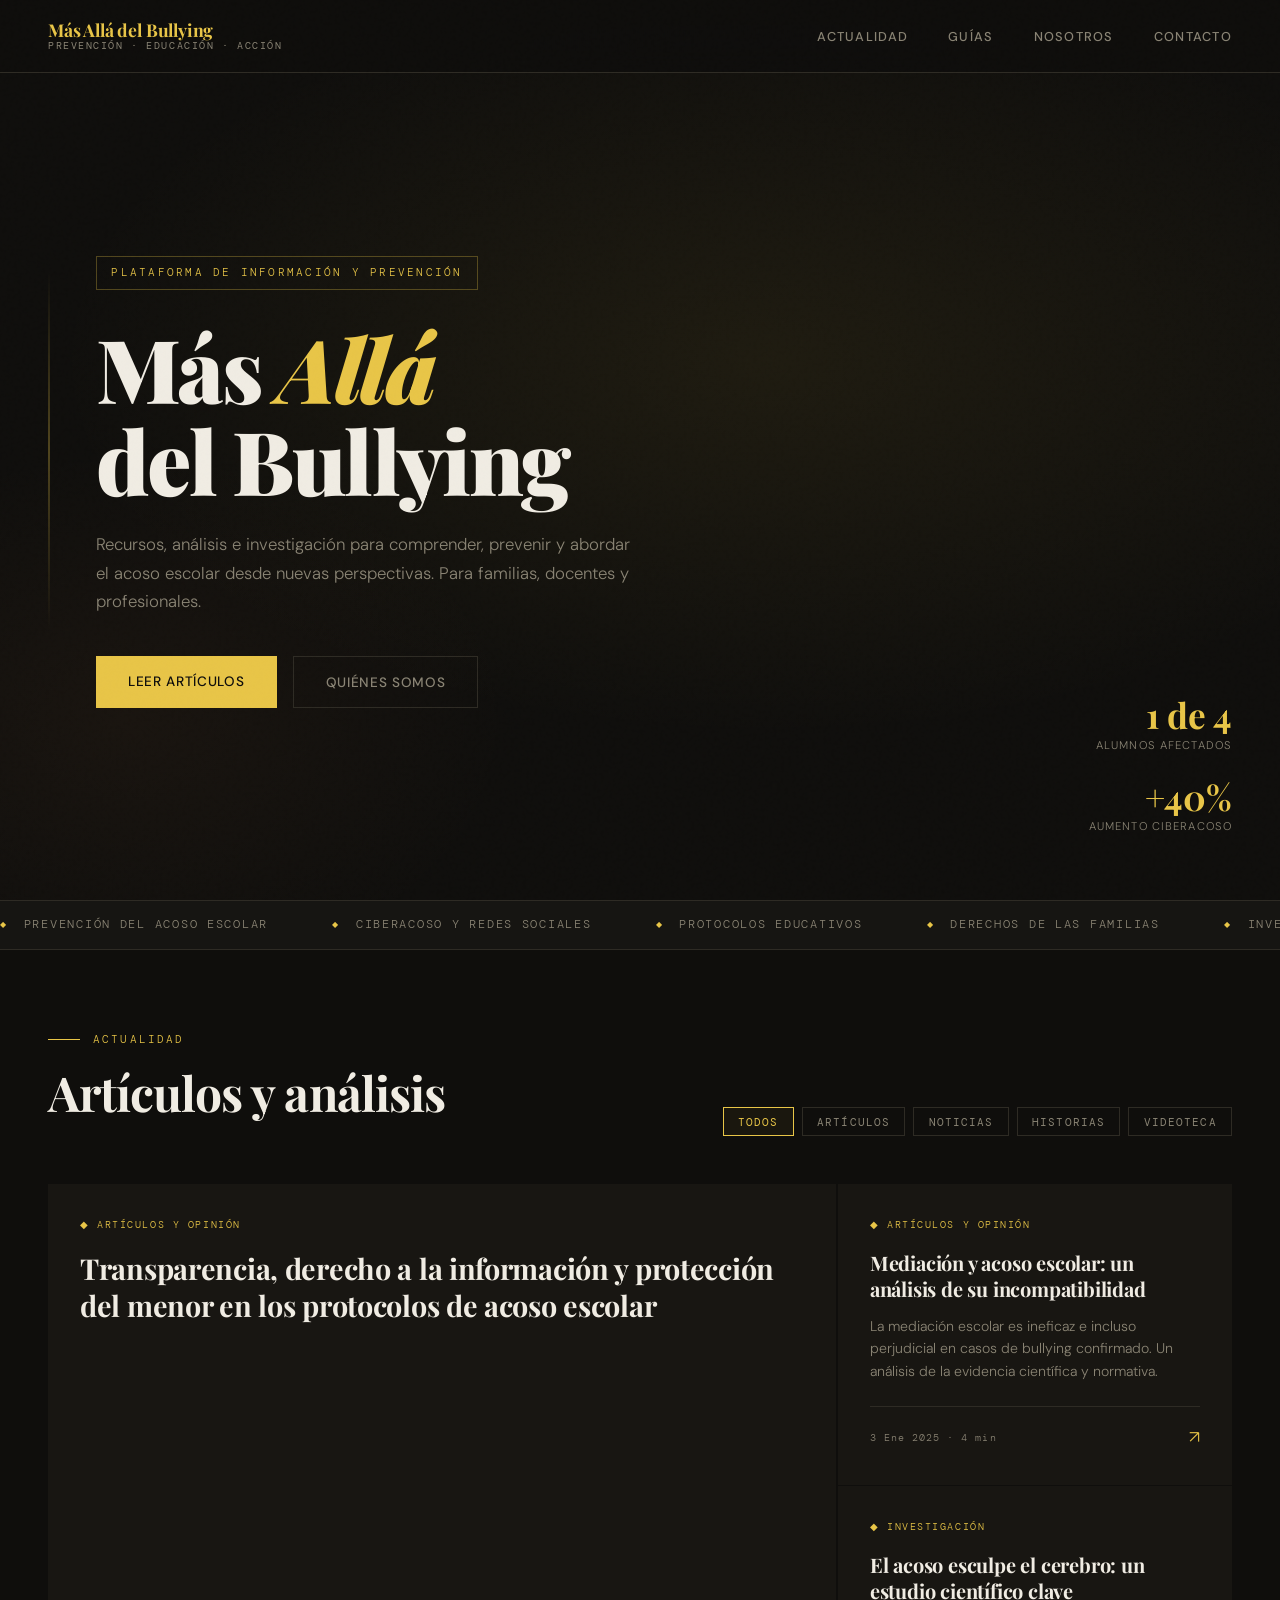
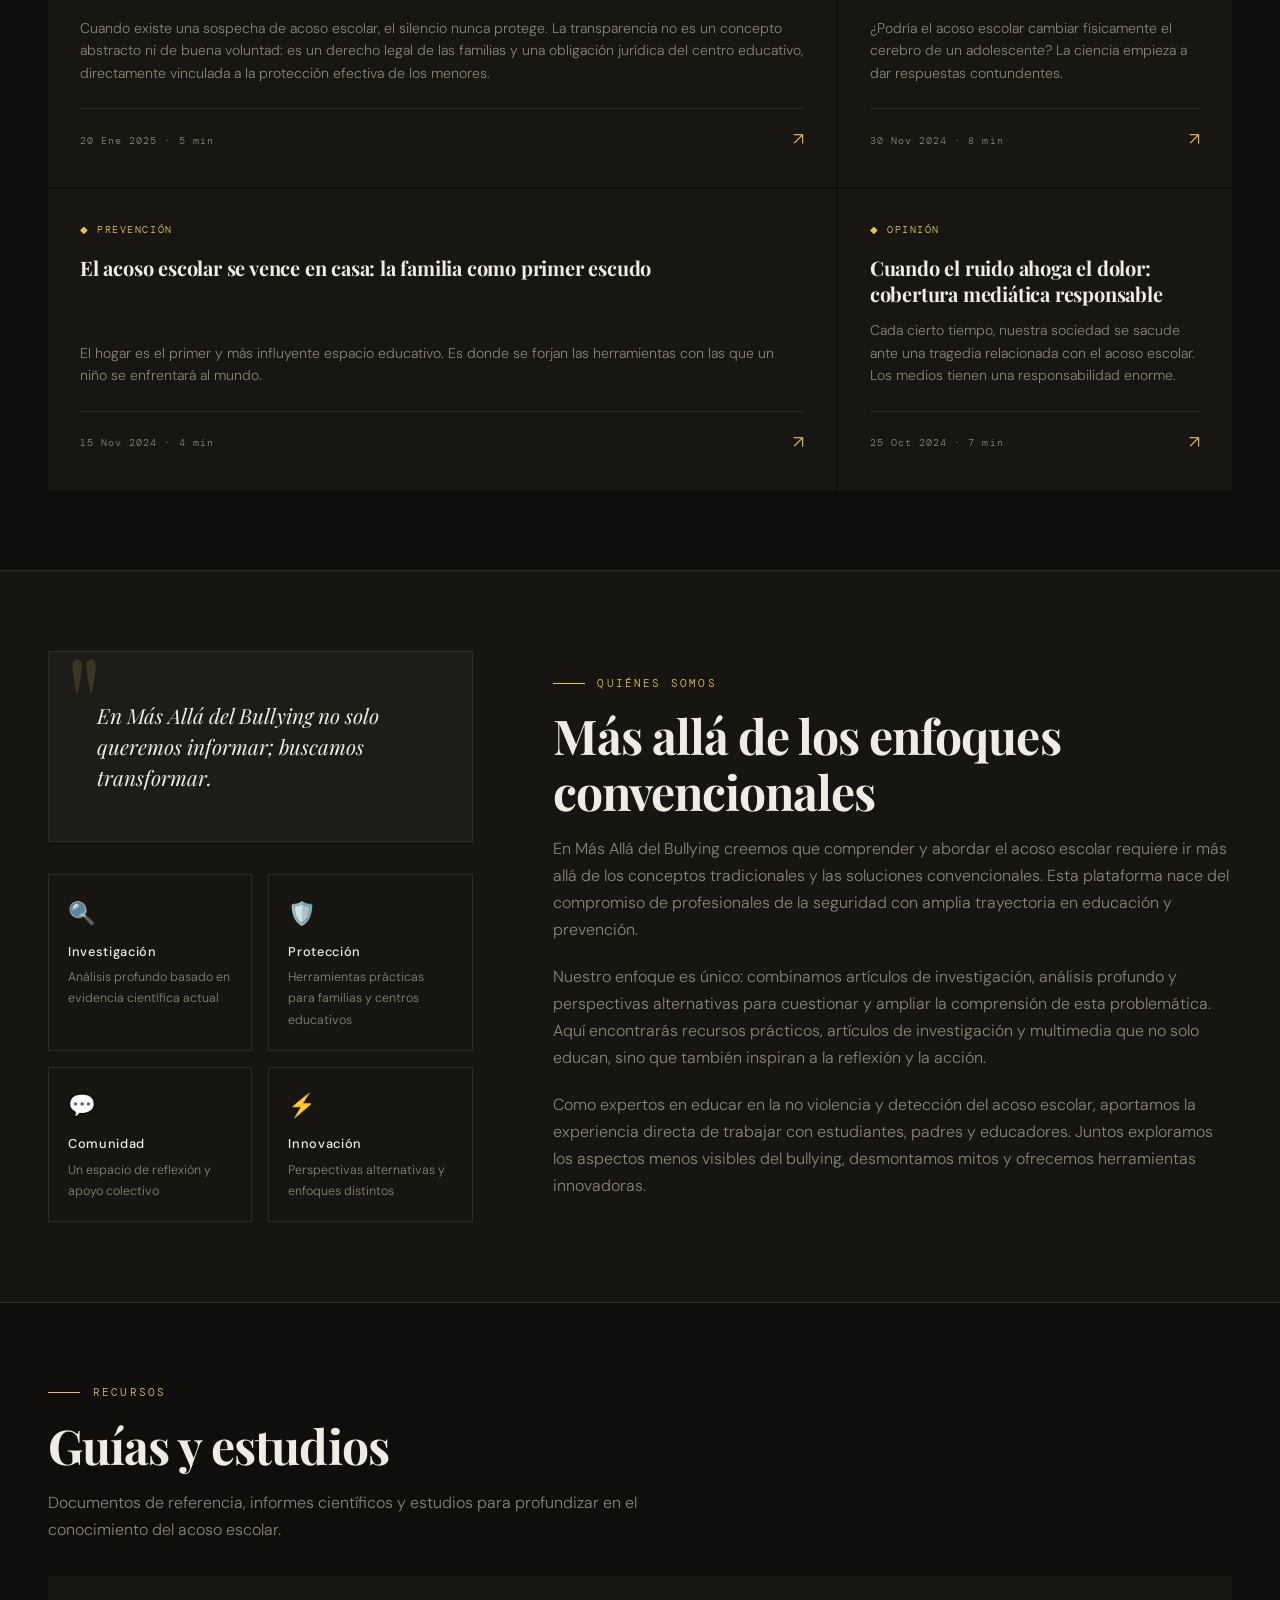
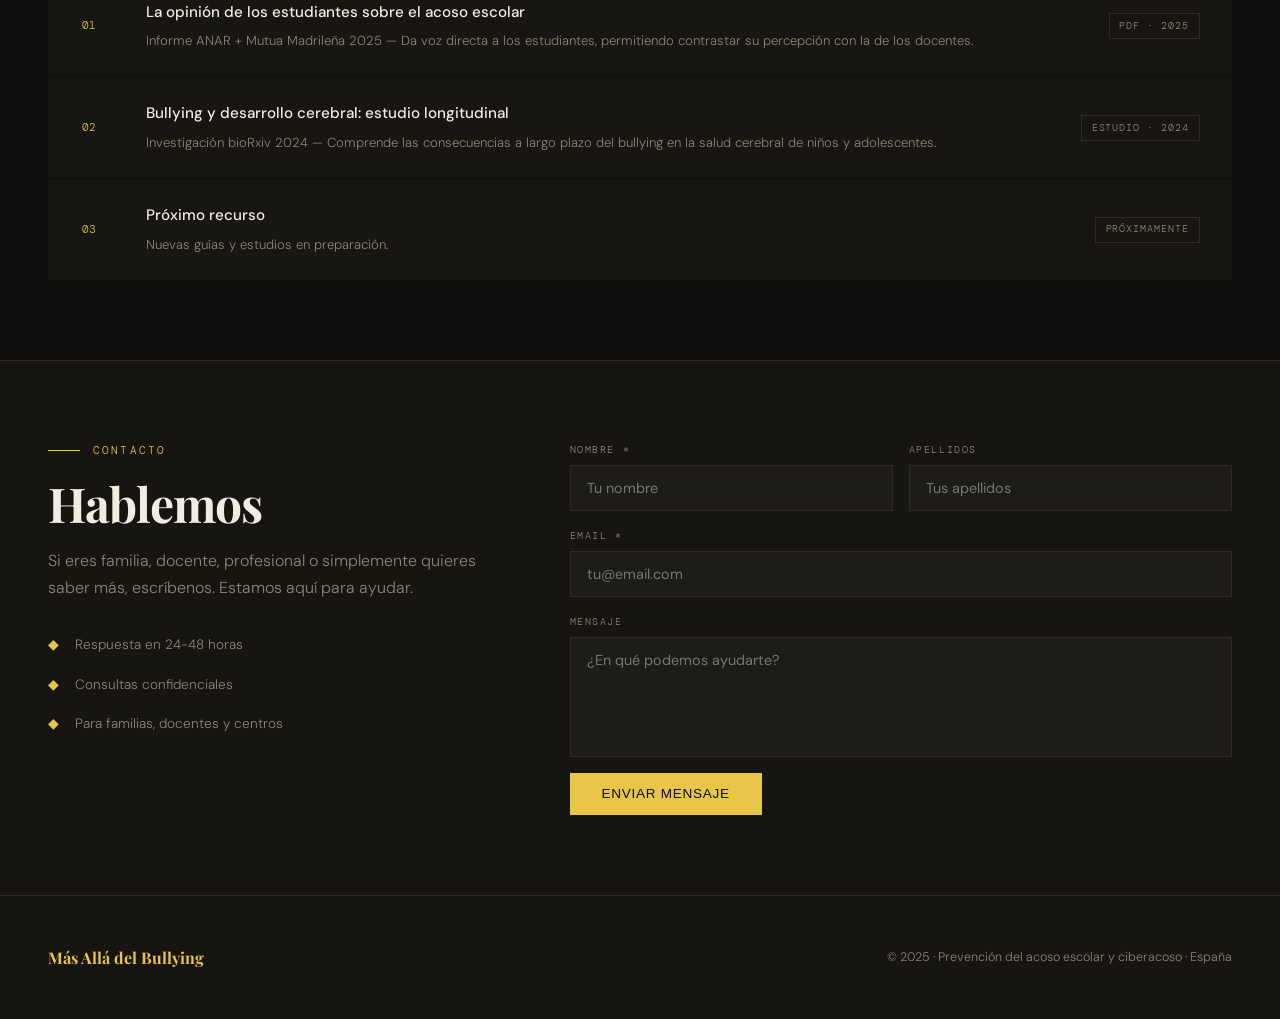
<file: masalladelbullying.html>
<!DOCTYPE html>
<html lang="es">
<head>
<meta charset="UTF-8">
<meta name="viewport" content="width=device-width, initial-scale=1.0">
<title>Más Allá del Bullying | Prevención del Acoso Escolar y Ciberacoso</title>
<link rel="preconnect" href="https://fonts.googleapis.com">
<link href="https://fonts.googleapis.com/css2?family=Playfair+Display:ital,wght@0,700;0,900;1,700&family=DM+Sans:wght@300;400;500&family=DM+Mono:wght@400;500&display=swap" rel="stylesheet">
<style>
  :root {
    --bg: #0f0e0c;
    --bg2: #161512;
    --bg3: #1e1c18;
    --accent: #e8c547;
    --accent2: #d4854a;
    --text: #f0ece3;
    --text-muted: #8a8474;
    --border: #2e2b24;
    --card-bg: #181612;
    --red: #c94b4b;
  }

  * { margin: 0; padding: 0; box-sizing: border-box; }

  html { scroll-behavior: smooth; }

  body {
    background: var(--bg);
    color: var(--text);
    font-family: 'DM Sans', sans-serif;
    font-weight: 300;
    line-height: 1.7;
    overflow-x: hidden;
  }

  /* ── NOISE OVERLAY ── */
  body::before {
    content: '';
    position: fixed;
    inset: 0;
    background-image: url("data:image/svg+xml,%3Csvg viewBox='0 0 256 256' xmlns='http://www.w3.org/2000/svg'%3E%3Cfilter id='noise'%3E%3CfeTurbulence type='fractalNoise' baseFrequency='0.9' numOctaves='4' stitchTiles='stitch'/%3E%3C/filter%3E%3Crect width='100%25' height='100%25' filter='url(%23noise)' opacity='0.04'/%3E%3C/svg%3E");
    pointer-events: none;
    z-index: 9999;
    opacity: 0.4;
  }

  /* ── NAV ── */
  nav {
    position: fixed;
    top: 0; left: 0; right: 0;
    z-index: 1000;
    display: flex;
    align-items: center;
    justify-content: space-between;
    padding: 1.2rem 3rem;
    background: rgba(15,14,12,0.92);
    backdrop-filter: blur(12px);
    border-bottom: 1px solid var(--border);
  }

  .nav-logo {
    font-family: 'Playfair Display', serif;
    font-size: 1.1rem;
    font-weight: 700;
    color: var(--accent);
    text-decoration: none;
    letter-spacing: -0.01em;
    line-height: 1.2;
  }
  .nav-logo span { color: var(--text); display: block; font-size: 0.65rem; font-family: 'DM Mono', monospace; font-weight: 400; letter-spacing: 0.15em; text-transform: uppercase; color: var(--text-muted); }

  .nav-links { display: flex; gap: 2.5rem; list-style: none; }
  .nav-links a {
    color: var(--text-muted);
    text-decoration: none;
    font-size: 0.8rem;
    font-weight: 500;
    letter-spacing: 0.1em;
    text-transform: uppercase;
    transition: color 0.2s;
  }
  .nav-links a:hover { color: var(--accent); }

  .nav-toggle { display: none; flex-direction: column; gap: 5px; cursor: pointer; }
  .nav-toggle span { display: block; width: 24px; height: 1px; background: var(--text); transition: all 0.3s; }

  /* ── HERO ── */
  .hero {
    min-height: 100vh;
    display: flex;
    align-items: center;
    position: relative;
    padding: 8rem 3rem 4rem;
    overflow: hidden;
  }

  .hero-bg {
    position: absolute;
    inset: 0;
    background: radial-gradient(ellipse 80% 60% at 60% 40%, rgba(232,197,71,0.07) 0%, transparent 70%),
                radial-gradient(ellipse 50% 50% at 10% 80%, rgba(212,133,74,0.05) 0%, transparent 60%);
  }

  .hero-line {
    position: absolute;
    left: 3rem;
    top: 50%;
    transform: translateY(-50%);
    width: 2px;
    height: 40vh;
    background: linear-gradient(to bottom, transparent, var(--accent), transparent);
    opacity: 0.3;
  }

  .hero-content { max-width: 780px; padding-left: 3rem; position: relative; }

  .hero-tag {
    display: inline-block;
    font-family: 'DM Mono', monospace;
    font-size: 0.7rem;
    letter-spacing: 0.2em;
    text-transform: uppercase;
    color: var(--accent);
    border: 1px solid rgba(232,197,71,0.3);
    padding: 0.4rem 0.9rem;
    margin-bottom: 2rem;
    animation: fadeUp 0.8s ease both;
  }

  .hero h1 {
    font-family: 'Playfair Display', serif;
    font-size: clamp(3rem, 7vw, 5.5rem);
    font-weight: 900;
    line-height: 1.05;
    letter-spacing: -0.03em;
    margin-bottom: 1.5rem;
    animation: fadeUp 0.8s 0.1s ease both;
  }

  .hero h1 em {
    font-style: italic;
    color: var(--accent);
  }

  .hero-desc {
    font-size: 1.05rem;
    color: var(--text-muted);
    max-width: 540px;
    margin-bottom: 2.5rem;
    animation: fadeUp 0.8s 0.2s ease both;
  }

  .hero-cta {
    display: flex;
    gap: 1rem;
    flex-wrap: wrap;
    animation: fadeUp 0.8s 0.3s ease both;
  }

  .btn-primary {
    background: var(--accent);
    color: var(--bg);
    padding: 0.85rem 2rem;
    font-size: 0.85rem;
    font-weight: 500;
    letter-spacing: 0.05em;
    text-transform: uppercase;
    text-decoration: none;
    transition: all 0.2s;
    border: none;
    cursor: pointer;
    display: inline-block;
  }
  .btn-primary:hover { background: #f0d060; transform: translateY(-2px); }

  .btn-ghost {
    border: 1px solid var(--border);
    color: var(--text-muted);
    padding: 0.85rem 2rem;
    font-size: 0.85rem;
    font-weight: 500;
    letter-spacing: 0.05em;
    text-transform: uppercase;
    text-decoration: none;
    transition: all 0.2s;
    display: inline-block;
  }
  .btn-ghost:hover { border-color: var(--accent); color: var(--accent); }

  .hero-stats {
    position: absolute;
    right: 3rem;
    bottom: 4rem;
    display: flex;
    flex-direction: column;
    gap: 1.5rem;
    animation: fadeUp 0.8s 0.4s ease both;
  }

  .stat { text-align: right; }
  .stat-num {
    font-family: 'Playfair Display', serif;
    font-size: 2.2rem;
    font-weight: 700;
    color: var(--accent);
    line-height: 1;
  }
  .stat-label { font-size: 0.7rem; letter-spacing: 0.1em; text-transform: uppercase; color: var(--text-muted); margin-top: 0.2rem; }

  /* ── TICKER ── */
  .ticker-wrap {
    border-top: 1px solid var(--border);
    border-bottom: 1px solid var(--border);
    background: var(--bg2);
    overflow: hidden;
    padding: 0.9rem 0;
  }
  .ticker {
    display: flex;
    gap: 4rem;
    animation: ticker 30s linear infinite;
    white-space: nowrap;
  }
  .ticker-item {
    font-family: 'DM Mono', monospace;
    font-size: 0.72rem;
    letter-spacing: 0.15em;
    text-transform: uppercase;
    color: var(--text-muted);
    display: flex;
    align-items: center;
    gap: 1rem;
  }
  .ticker-item::before { content: '◆'; color: var(--accent); font-size: 0.5rem; }

  @keyframes ticker { from { transform: translateX(0); } to { transform: translateX(-50%); } }

  /* ── SECTION BASE ── */
  section { padding: 5rem 3rem; }

  .section-label {
    font-family: 'DM Mono', monospace;
    font-size: 0.68rem;
    letter-spacing: 0.2em;
    text-transform: uppercase;
    color: var(--accent);
    margin-bottom: 1rem;
    display: flex;
    align-items: center;
    gap: 0.8rem;
  }
  .section-label::before { content: ''; display: block; width: 2rem; height: 1px; background: var(--accent); }

  .section-title {
    font-family: 'Playfair Display', serif;
    font-size: clamp(2rem, 4vw, 3rem);
    font-weight: 700;
    line-height: 1.15;
    letter-spacing: -0.02em;
    margin-bottom: 1rem;
  }

  /* ── ARTICLES ── */
  .articles-section { background: var(--bg); }

  .articles-header {
    display: flex;
    align-items: flex-end;
    justify-content: space-between;
    margin-bottom: 3rem;
  }

  .filter-tabs {
    display: flex;
    gap: 0.5rem;
    flex-wrap: wrap;
  }

  .filter-tab {
    font-family: 'DM Mono', monospace;
    font-size: 0.68rem;
    letter-spacing: 0.1em;
    text-transform: uppercase;
    color: var(--text-muted);
    border: 1px solid var(--border);
    padding: 0.4rem 0.9rem;
    cursor: pointer;
    transition: all 0.2s;
    background: none;
  }
  .filter-tab:hover, .filter-tab.active { border-color: var(--accent); color: var(--accent); background: rgba(232,197,71,0.05); }

  .articles-grid {
    display: grid;
    grid-template-columns: 2fr 1fr;
    grid-template-rows: auto auto;
    gap: 1.5px;
  }

  .article-card {
    background: var(--card-bg);
    position: relative;
    overflow: hidden;
    cursor: pointer;
    transition: background 0.3s;
    text-decoration: none;
    color: inherit;
    display: block;
  }
  .article-card:hover { background: var(--bg3); }
  .article-card:hover .card-arrow { transform: translate(4px, -4px); }

  .card-inner { padding: 2rem; height: 100%; display: flex; flex-direction: column; }

  .card-cat {
    font-family: 'DM Mono', monospace;
    font-size: 0.65rem;
    letter-spacing: 0.15em;
    text-transform: uppercase;
    color: var(--accent);
    margin-bottom: 1rem;
  }

  .card-title {
    font-family: 'Playfair Display', serif;
    font-size: 1.25rem;
    font-weight: 700;
    line-height: 1.3;
    letter-spacing: -0.01em;
    margin-bottom: 0.8rem;
    flex: 1;
  }

  .article-card.featured .card-title { font-size: 1.8rem; }

  .card-excerpt {
    font-size: 0.88rem;
    color: var(--text-muted);
    line-height: 1.6;
    margin-bottom: 1.5rem;
    display: -webkit-box;
    -webkit-line-clamp: 3;
    -webkit-box-orient: vertical;
    overflow: hidden;
  }

  .card-footer {
    display: flex;
    align-items: center;
    justify-content: space-between;
    margin-top: auto;
    padding-top: 1rem;
    border-top: 1px solid var(--border);
  }

  .card-date {
    font-family: 'DM Mono', monospace;
    font-size: 0.65rem;
    color: var(--text-muted);
    letter-spacing: 0.1em;
  }

  .card-arrow {
    color: var(--accent);
    font-size: 1.1rem;
    transition: transform 0.2s;
  }

  .article-card.featured { grid-row: span 2; }

  .card-divider { width: 100%; height: 1px; background: var(--border); margin: 0; }

  /* ── ABOUT ── */
  .about-section {
    background: var(--bg2);
    border-top: 1px solid var(--border);
    border-bottom: 1px solid var(--border);
  }

  .about-grid {
    display: grid;
    grid-template-columns: 1fr 1.6fr;
    gap: 5rem;
    align-items: center;
  }

  .about-visual {
    position: relative;
  }

  .about-box {
    background: var(--bg3);
    border: 1px solid var(--border);
    padding: 3rem;
    position: relative;
  }

  .about-box::before {
    content: '"';
    font-family: 'Playfair Display', serif;
    font-size: 8rem;
    color: var(--accent);
    opacity: 0.15;
    position: absolute;
    top: -1rem;
    left: 1rem;
    line-height: 1;
  }

  .about-quote {
    font-family: 'Playfair Display', serif;
    font-size: 1.3rem;
    font-style: italic;
    line-height: 1.5;
    color: var(--text);
  }

  .about-accent {
    position: absolute;
    bottom: -1rem;
    right: -1rem;
    width: 4rem;
    height: 4rem;
    background: var(--accent);
    z-index: -1;
  }

  .about-pillars {
    display: grid;
    grid-template-columns: 1fr 1fr;
    gap: 1rem;
    margin-top: 2rem;
  }

  .pillar {
    border: 1px solid var(--border);
    padding: 1.2rem;
    transition: border-color 0.2s;
  }
  .pillar:hover { border-color: var(--accent); }

  .pillar-icon { font-size: 1.4rem; margin-bottom: 0.5rem; }
  .pillar-title { font-size: 0.8rem; font-weight: 500; letter-spacing: 0.05em; margin-bottom: 0.3rem; }
  .pillar-desc { font-size: 0.78rem; color: var(--text-muted); }

  /* ── GUIDES ── */
  .guides-section { background: var(--bg); }

  .guides-list { display: flex; flex-direction: column; gap: 1px; margin-top: 2rem; }

  .guide-item {
    background: var(--card-bg);
    display: flex;
    align-items: center;
    gap: 2rem;
    padding: 1.5rem 2rem;
    text-decoration: none;
    color: inherit;
    transition: background 0.2s;
    border-left: 2px solid transparent;
  }
  .guide-item:hover { background: var(--bg3); border-left-color: var(--accent); }

  .guide-num {
    font-family: 'DM Mono', monospace;
    font-size: 0.7rem;
    color: var(--accent);
    min-width: 2rem;
  }

  .guide-info { flex: 1; }
  .guide-title { font-size: 0.95rem; font-weight: 500; margin-bottom: 0.3rem; }
  .guide-desc { font-size: 0.82rem; color: var(--text-muted); }

  .guide-tag {
    font-family: 'DM Mono', monospace;
    font-size: 0.62rem;
    letter-spacing: 0.1em;
    text-transform: uppercase;
    color: var(--text-muted);
    border: 1px solid var(--border);
    padding: 0.2rem 0.6rem;
    white-space: nowrap;
  }

  /* ── CONTACT ── */
  .contact-section {
    background: var(--bg2);
    border-top: 1px solid var(--border);
  }

  .contact-grid {
    display: grid;
    grid-template-columns: 1fr 1.5fr;
    gap: 5rem;
    align-items: start;
  }

  .contact-form { display: flex; flex-direction: column; gap: 1rem; }

  .form-group { display: flex; flex-direction: column; gap: 0.4rem; }

  .form-label {
    font-family: 'DM Mono', monospace;
    font-size: 0.65rem;
    letter-spacing: 0.15em;
    text-transform: uppercase;
    color: var(--text-muted);
  }

  .form-input, .form-textarea {
    background: var(--bg3);
    border: 1px solid var(--border);
    color: var(--text);
    padding: 0.8rem 1rem;
    font-family: 'DM Sans', sans-serif;
    font-size: 0.9rem;
    outline: none;
    transition: border-color 0.2s;
    resize: none;
  }
  .form-input:focus, .form-textarea:focus { border-color: var(--accent); }
  .form-textarea { min-height: 120px; }

  .form-row { display: grid; grid-template-columns: 1fr 1fr; gap: 1rem; }

  /* ── FULL ARTICLE OVERLAY ── */
  .article-overlay {
    position: fixed;
    inset: 0;
    z-index: 2000;
    background: var(--bg);
    overflow-y: auto;
    display: none;
    animation: fadeIn 0.3s ease;
  }
  .article-overlay.open { display: block; }

  .overlay-header {
    position: sticky;
    top: 0;
    background: rgba(15,14,12,0.95);
    backdrop-filter: blur(12px);
    border-bottom: 1px solid var(--border);
    padding: 1.2rem 3rem;
    display: flex;
    align-items: center;
    justify-content: space-between;
  }

  .overlay-back {
    background: none;
    border: 1px solid var(--border);
    color: var(--text-muted);
    padding: 0.5rem 1rem;
    font-family: 'DM Mono', monospace;
    font-size: 0.68rem;
    letter-spacing: 0.1em;
    text-transform: uppercase;
    cursor: pointer;
    transition: all 0.2s;
  }
  .overlay-back:hover { border-color: var(--accent); color: var(--accent); }

  .overlay-content { max-width: 740px; margin: 0 auto; padding: 4rem 3rem; }

  .overlay-cat {
    font-family: 'DM Mono', monospace;
    font-size: 0.68rem;
    letter-spacing: 0.2em;
    text-transform: uppercase;
    color: var(--accent);
    margin-bottom: 1.5rem;
  }

  .overlay-title {
    font-family: 'Playfair Display', serif;
    font-size: clamp(1.8rem, 4vw, 2.8rem);
    font-weight: 700;
    line-height: 1.2;
    letter-spacing: -0.02em;
    margin-bottom: 1rem;
  }

  .overlay-meta {
    display: flex;
    gap: 1.5rem;
    font-family: 'DM Mono', monospace;
    font-size: 0.68rem;
    letter-spacing: 0.1em;
    color: var(--text-muted);
    margin-bottom: 3rem;
    padding-bottom: 2rem;
    border-bottom: 1px solid var(--border);
  }

  .overlay-body { font-size: 1rem; line-height: 1.85; color: #c8c0b0; }
  .overlay-body h2, .overlay-body h3 { font-family: 'Playfair Display', serif; color: var(--text); margin: 2.5rem 0 1rem; font-size: 1.4rem; }
  .overlay-body strong { color: var(--text); font-weight: 500; }
  .overlay-body p { margin-bottom: 1.2rem; }
  .overlay-body ul, .overlay-body ol { margin: 1rem 0 1.5rem 1.5rem; }
  .overlay-body li { margin-bottom: 0.5rem; }
  .overlay-body table { width: 100%; border-collapse: collapse; margin: 2rem 0; font-size: 0.85rem; }
  .overlay-body th { background: var(--bg3); color: var(--accent); font-family: 'DM Mono', monospace; font-size: 0.68rem; letter-spacing: 0.1em; text-transform: uppercase; padding: 0.8rem 1rem; text-align: left; border: 1px solid var(--border); }
  .overlay-body td { padding: 0.8rem 1rem; border: 1px solid var(--border); color: var(--text-muted); }
  .overlay-body tr:nth-child(even) td { background: var(--bg2); }

  /* ── FOOTER ── */
  footer {
    background: var(--bg2);
    border-top: 1px solid var(--border);
    padding: 3rem;
    display: flex;
    align-items: center;
    justify-content: space-between;
    flex-wrap: wrap;
    gap: 1rem;
  }

  .footer-logo {
    font-family: 'Playfair Display', serif;
    font-size: 1rem;
    font-weight: 700;
    color: var(--accent);
  }

  .footer-copy { font-size: 0.78rem; color: var(--text-muted); }

  /* ── ANIMATIONS ── */
  @keyframes fadeUp {
    from { opacity: 0; transform: translateY(20px); }
    to { opacity: 1; transform: translateY(0); }
  }

  @keyframes fadeIn {
    from { opacity: 0; }
    to { opacity: 1; }
  }

  /* ── MOBILE ── */
  @media (max-width: 768px) {
    nav { padding: 1rem 1.5rem; }
    .nav-links { display: none; flex-direction: column; position: absolute; top: 100%; left: 0; right: 0; background: var(--bg2); border-bottom: 1px solid var(--border); padding: 1.5rem; gap: 1rem; }
    .nav-links.open { display: flex; }
    .nav-toggle { display: flex; }

    section { padding: 3.5rem 1.5rem; }
    .hero { padding: 7rem 1.5rem 3rem; }
    .hero-content { padding-left: 0; }
    .hero-line { display: none; }
    .hero-stats { position: static; flex-direction: row; gap: 2rem; margin-top: 3rem; }
    .stat { text-align: left; }

    .articles-header { flex-direction: column; align-items: flex-start; gap: 1rem; }
    .articles-grid { grid-template-columns: 1fr; }
    .article-card.featured { grid-row: auto; }

    .about-grid { grid-template-columns: 1fr; gap: 2.5rem; }
    .about-pillars { grid-template-columns: 1fr; }

    .contact-grid { grid-template-columns: 1fr; gap: 2.5rem; }
    .form-row { grid-template-columns: 1fr; }

    .overlay-content { padding: 2rem 1.5rem; }
    .overlay-header { padding: 1rem 1.5rem; }

    footer { flex-direction: column; align-items: flex-start; }
  }
</style>
</head>
<body>

<!-- NAV -->
<nav>
  <a href="#" class="nav-logo">
    Más Allá del Bullying
    <span>Prevención · Educación · Acción</span>
  </a>
  <ul class="nav-links" id="navLinks">
    <li><a href="#articulos" onclick="closeNav()">Actualidad</a></li>
    <li><a href="#guias" onclick="closeNav()">Guías</a></li>
    <li><a href="#nosotros" onclick="closeNav()">Nosotros</a></li>
    <li><a href="#contacto" onclick="closeNav()">Contacto</a></li>
  </ul>
  <div class="nav-toggle" id="navToggle" onclick="toggleNav()">
    <span></span><span></span><span></span>
  </div>
</nav>

<!-- HERO -->
<section class="hero">
  <div class="hero-bg"></div>
  <div class="hero-line"></div>
  <div class="hero-content">
    <div class="hero-tag">Plataforma de información y prevención</div>
    <h1>Más <em>Allá</em><br>del Bullying</h1>
    <p class="hero-desc">Recursos, análisis e investigación para comprender, prevenir y abordar el acoso escolar desde nuevas perspectivas. Para familias, docentes y profesionales.</p>
    <div class="hero-cta">
      <a href="#articulos" class="btn-primary">Leer artículos</a>
      <a href="#nosotros" class="btn-ghost">Quiénes somos</a>
    </div>
  </div>
  <div class="hero-stats">
    <div class="stat">
      <div class="stat-num">1 de 4</div>
      <div class="stat-label">alumnos afectados</div>
    </div>
    <div class="stat">
      <div class="stat-num">+40%</div>
      <div class="stat-label">aumento ciberacoso</div>
    </div>
  </div>
</section>

<!-- TICKER -->
<div class="ticker-wrap">
  <div class="ticker">
    <span class="ticker-item">Prevención del acoso escolar</span>
    <span class="ticker-item">Ciberacoso y redes sociales</span>
    <span class="ticker-item">Protocolos educativos</span>
    <span class="ticker-item">Derechos de las familias</span>
    <span class="ticker-item">Investigación científica</span>
    <span class="ticker-item">Herramientas para docentes</span>
    <span class="ticker-item">Prevención del acoso escolar</span>
    <span class="ticker-item">Ciberacoso y redes sociales</span>
    <span class="ticker-item">Protocolos educativos</span>
    <span class="ticker-item">Derechos de las familias</span>
    <span class="ticker-item">Investigación científica</span>
    <span class="ticker-item">Herramientas para docentes</span>
  </div>
</div>

<!-- ARTÍCULOS -->
<section class="articles-section" id="articulos">
  <div class="articles-header">
    <div>
      <div class="section-label">Actualidad</div>
      <h2 class="section-title">Artículos y análisis</h2>
    </div>
    <div class="filter-tabs">
      <button class="filter-tab active">Todos</button>
      <button class="filter-tab">Artículos</button>
      <button class="filter-tab">Noticias</button>
      <button class="filter-tab">Historias</button>
      <button class="filter-tab">Videoteca</button>
    </div>
  </div>

  <div class="articles-grid">

    <!-- FEATURED -->
    <a class="article-card featured" href="#" onclick="openArticle('transparencia'); return false;">
      <div class="card-inner">
        <div class="card-cat">◆ Artículos y Opinión</div>
        <div class="card-title">Transparencia, derecho a la información y protección del menor en los protocolos de acoso escolar</div>
        <div class="card-excerpt">Cuando existe una sospecha de acoso escolar, el silencio nunca protege. La transparencia no es un concepto abstracto ni de buena voluntad: es un derecho legal de las familias y una obligación jurídica del centro educativo, directamente vinculada a la protección efectiva de los menores.</div>
        <div class="card-footer">
          <span class="card-date">20 Ene 2025 · 5 min</span>
          <span class="card-arrow">↗</span>
        </div>
      </div>
    </a>

    <!-- SECONDARY -->
    <a class="article-card" href="#" onclick="openArticle('mediacion'); return false;">
      <div class="card-inner">
        <div class="card-cat">◆ Artículos y Opinión</div>
        <div class="card-title">Mediación y acoso escolar: un análisis de su incompatibilidad</div>
        <div class="card-excerpt">La mediación escolar es ineficaz e incluso perjudicial en casos de bullying confirmado. Un análisis de la evidencia científica y normativa.</div>
        <div class="card-footer">
          <span class="card-date">3 Ene 2025 · 4 min</span>
          <span class="card-arrow">↗</span>
        </div>
      </div>
    </a>

    <a class="article-card" href="#" onclick="openArticle('cerebro'); return false;">
      <div class="card-inner">
        <div class="card-cat">◆ Investigación</div>
        <div class="card-title">El acoso esculpe el cerebro: un estudio científico clave</div>
        <div class="card-excerpt">¿Podría el acoso escolar cambiar físicamente el cerebro de un adolescente? La ciencia empieza a dar respuestas contundentes.</div>
        <div class="card-footer">
          <span class="card-date">30 Nov 2024 · 8 min</span>
          <span class="card-arrow">↗</span>
        </div>
      </div>
    </a>

    <a class="article-card" href="#" onclick="openArticle('familia'); return false;">
      <div class="card-inner">
        <div class="card-cat">◆ Prevención</div>
        <div class="card-title">El acoso escolar se vence en casa: la familia como primer escudo</div>
        <div class="card-excerpt">El hogar es el primer y más influyente espacio educativo. Es donde se forjan las herramientas con las que un niño se enfrentará al mundo.</div>
        <div class="card-footer">
          <span class="card-date">15 Nov 2024 · 4 min</span>
          <span class="card-arrow">↗</span>
        </div>
      </div>
    </a>

    <a class="article-card" href="#" onclick="openArticle('medios'); return false;">
      <div class="card-inner">
        <div class="card-cat">◆ Opinión</div>
        <div class="card-title">Cuando el ruido ahoga el dolor: cobertura mediática responsable</div>
        <div class="card-excerpt">Cada cierto tiempo, nuestra sociedad se sacude ante una tragedia relacionada con el acoso escolar. Los medios tienen una responsabilidad enorme.</div>
        <div class="card-footer">
          <span class="card-date">25 Oct 2024 · 7 min</span>
          <span class="card-arrow">↗</span>
        </div>
      </div>
    </a>

  </div>
</section>

<!-- NOSOTROS -->
<section class="about-section" id="nosotros">
  <div class="about-grid">
    <div class="about-visual">
      <div class="about-box">
        <div class="about-quote">En Más Allá del Bullying no solo queremos informar; buscamos transformar.</div>
        <div class="about-accent"></div>
      </div>
      <div class="about-pillars">
        <div class="pillar">
          <div class="pillar-icon">🔍</div>
          <div class="pillar-title">Investigación</div>
          <div class="pillar-desc">Análisis profundo basado en evidencia científica actual</div>
        </div>
        <div class="pillar">
          <div class="pillar-icon">🛡️</div>
          <div class="pillar-title">Protección</div>
          <div class="pillar-desc">Herramientas prácticas para familias y centros educativos</div>
        </div>
        <div class="pillar">
          <div class="pillar-icon">💬</div>
          <div class="pillar-title">Comunidad</div>
          <div class="pillar-desc">Un espacio de reflexión y apoyo colectivo</div>
        </div>
        <div class="pillar">
          <div class="pillar-icon">⚡</div>
          <div class="pillar-title">Innovación</div>
          <div class="pillar-desc">Perspectivas alternativas y enfoques distintos</div>
        </div>
      </div>
    </div>
    <div>
      <div class="section-label">Quiénes somos</div>
      <h2 class="section-title">Más allá de los enfoques convencionales</h2>
      <p style="color: var(--text-muted); margin-bottom: 1.2rem;">En Más Allá del Bullying creemos que comprender y abordar el acoso escolar requiere ir más allá de los conceptos tradicionales y las soluciones convencionales. Esta plataforma nace del compromiso de profesionales de la seguridad con amplia trayectoria en educación y prevención.</p>
      <p style="color: var(--text-muted); margin-bottom: 1.2rem;">Nuestro enfoque es único: combinamos artículos de investigación, análisis profundo y perspectivas alternativas para cuestionar y ampliar la comprensión de esta problemática. Aquí encontrarás recursos prácticos, artículos de investigación y multimedia que no solo educan, sino que también inspiran a la reflexión y la acción.</p>
      <p style="color: var(--text-muted);">Como expertos en educar en la no violencia y detección del acoso escolar, aportamos la experiencia directa de trabajar con estudiantes, padres y educadores. Juntos exploramos los aspectos menos visibles del bullying, desmontamos mitos y ofrecemos herramientas innovadoras.</p>
    </div>
  </div>
</section>

<!-- GUÍAS -->
<section class="guides-section" id="guias">
  <div class="section-label">Recursos</div>
  <h2 class="section-title">Guías y estudios</h2>
  <p style="color: var(--text-muted); margin-bottom: 0; max-width: 600px;">Documentos de referencia, informes científicos y estudios para profundizar en el conocimiento del acoso escolar.</p>

  <div class="guides-list">
    <a class="guide-item" href="https://www.fundacionmutua.es/documents/informe-de-prevencion-del-acosos-escolar-en-centros-educativos-2025.pdf" target="_blank">
      <div class="guide-num">01</div>
      <div class="guide-info">
        <div class="guide-title">La opinión de los estudiantes sobre el acoso escolar</div>
        <div class="guide-desc">Informe ANAR + Mutua Madrileña 2025 — Da voz directa a los estudiantes, permitiendo contrastar su percepción con la de los docentes.</div>
      </div>
      <span class="guide-tag">PDF · 2025</span>
    </a>

    <a class="guide-item" href="https://www.biorxiv.org/content/10.1101/2024.09.11.611600v1.full" target="_blank">
      <div class="guide-num">02</div>
      <div class="guide-info">
        <div class="guide-title">Bullying y desarrollo cerebral: estudio longitudinal</div>
        <div class="guide-desc">Investigación bioRxiv 2024 — Comprende las consecuencias a largo plazo del bullying en la salud cerebral de niños y adolescentes.</div>
      </div>
      <span class="guide-tag">Estudio · 2024</span>
    </a>

    <div class="guide-item" style="opacity: 0.4; cursor: default;">
      <div class="guide-num">03</div>
      <div class="guide-info">
        <div class="guide-title">Próximo recurso</div>
        <div class="guide-desc">Nuevas guías y estudios en preparación.</div>
      </div>
      <span class="guide-tag">Próximamente</span>
    </div>
  </div>
</section>

<!-- CONTACTO -->
<section class="contact-section" id="contacto">
  <div class="contact-grid">
    <div>
      <div class="section-label">Contacto</div>
      <h2 class="section-title">Hablemos</h2>
      <p style="color: var(--text-muted); margin-top: 1rem; margin-bottom: 2rem;">Si eres familia, docente, profesional o simplemente quieres saber más, escríbenos. Estamos aquí para ayudar.</p>
      <div style="display: flex; flex-direction: column; gap: 1rem;">
        <div style="display: flex; align-items: center; gap: 1rem; color: var(--text-muted); font-size: 0.85rem;">
          <span style="color: var(--accent);">◆</span> Respuesta en 24-48 horas
        </div>
        <div style="display: flex; align-items: center; gap: 1rem; color: var(--text-muted); font-size: 0.85rem;">
          <span style="color: var(--accent);">◆</span> Consultas confidenciales
        </div>
        <div style="display: flex; align-items: center; gap: 1rem; color: var(--text-muted); font-size: 0.85rem;">
          <span style="color: var(--accent);">◆</span> Para familias, docentes y centros
        </div>
      </div>
    </div>
    <div class="contact-form">
      <div class="form-row">
        <div class="form-group">
          <label class="form-label">Nombre *</label>
          <input type="text" class="form-input" placeholder="Tu nombre">
        </div>
        <div class="form-group">
          <label class="form-label">Apellidos</label>
          <input type="text" class="form-input" placeholder="Tus apellidos">
        </div>
      </div>
      <div class="form-group">
        <label class="form-label">Email *</label>
        <input type="email" class="form-input" placeholder="tu@email.com">
      </div>
      <div class="form-group">
        <label class="form-label">Mensaje</label>
        <textarea class="form-textarea" placeholder="¿En qué podemos ayudarte?"></textarea>
      </div>
      <button class="btn-primary" style="align-self: flex-start;">Enviar mensaje</button>
    </div>
  </div>
</section>

<!-- FOOTER -->
<footer>
  <div class="footer-logo">Más Allá del Bullying</div>
  <div class="footer-copy">© 2025 · Prevención del acoso escolar y ciberacoso · España</div>
</footer>

<!-- ARTICLE OVERLAYS -->
<div class="article-overlay" id="overlay-transparencia">
  <div class="overlay-header">
    <button class="overlay-back" onclick="closeArticle()">← Volver</button>
    <span style="font-family:'DM Mono',monospace;font-size:0.68rem;color:var(--text-muted);letter-spacing:0.1em;">ARTÍCULOS Y OPINIÓN</span>
  </div>
  <div class="overlay-content">
    <div class="overlay-cat">◆ Artículos y Opinión</div>
    <div class="overlay-title">Transparencia, derecho a la información y protección del menor en los protocolos de acoso escolar</div>
    <div class="overlay-meta">
      <span>20 Enero 2025</span>
      <span>5 min de lectura</span>
    </div>
    <div class="overlay-body">
      <h2>1. Por qué hablar de transparencia en el acoso escolar</h2>
      <p>Cuando surge la sospecha de que un alumno o alumna puede estar sufriendo acoso escolar —o incluso ejerciéndolo— aparece una de las mayores fuentes de angustia para las familias: la incertidumbre. ¿El centro ha activado el protocolo? ¿Se está actuando? ¿Qué medidas se han tomado para proteger a mi hijo o hija?</p>
      <p>En ese contexto, la <strong>transparencia</strong> no es un concepto abstracto ni una cuestión de buena voluntad. Es un <strong>derecho legal de las familias</strong> y una <strong>obligación jurídica del centro educativo</strong>, directamente vinculada a la protección efectiva de los menores.</p>
      <h2>2. ¿Tienen derecho las familias a ser informadas?</h2>
      <p>Ante una sospecha fundada de acoso escolar, las familias <strong>tienen derecho a saber</strong> si el centro ha activado el protocolo y cómo se está actuando. No se trata de un favor, ni de una decisión discrecional de la dirección, ni de una cuestión meramente ética. Se trata de una <strong>obligación legal</strong>.</p>
      <p>La información a las familias es un elemento esencial para que el sistema de protección funcione. Sin ella: las familias se sienten desamparadas, se rompe la confianza con el centro educativo y se dificulta gravemente la protección real del menor.</p>
      <h2>3. Confidencialidad no es opacidad</h2>
      <p>Uno de los errores más habituales —y más dañinos— es confundir la <strong>confidencialidad</strong> con el <strong>secreto absoluto frente a las familias</strong>. Los protocolos de acoso escolar hablan de discreción y confidencialidad, pero <strong>no para excluir a los padres y madres</strong>, sino para proteger la intimidad y dignidad de los menores y limitar el conocimiento del caso a las personas profesionales que deben intervenir.</p>
      <p>Negar información básica a los progenitores del menor acosado o del presunto acosador <strong>no es confidencialidad</strong>: es <strong>opacidad</strong>, y constituye un error jurídico grave.</p>
      <h2>4. Qué información debe recibir la familia y en qué momentos</h2>
      <p><strong>Primer momento — Activación del protocolo:</strong> Desde la dirección del centro se debe informar a las familias de los alumnos implicados de que se ha iniciado el procedimiento, que las conclusiones son provisionales y que se han adoptado medidas urgentes de protección.</p>
      <p><strong>Segundo momento — Seguimiento:</strong> Durante la tramitación, el tutor o tutora debe mantener informadas a las familias sobre las actuaciones llevadas a cabo, las medidas acordadas y las intervenciones a nivel de aula o de centro.</p>
      <p><strong>Tercer momento — Comunicación a la familia del presunto agresor:</strong> Esta comunicación es obligatoria y esencial para la función educativa y reeducadora del proceso.</p>
      <h2>5. La base legal</h2>
      <p>La <strong>Ley 39/2015, del Procedimiento Administrativo Común</strong> define como <strong>interesados</strong> a quienes tienen derechos o intereses legítimos afectados por una decisión administrativa. En un protocolo de acoso escolar, tanto la familia de la víctima como la del presunto agresor son interesados y tienen derecho a conocer el estado del procedimiento, acceder a documentos esenciales y presentar alegaciones.</p>
      <h2>6. ¿Qué pueden hacer las familias si no se les informa?</h2>
      <ol>
        <li>Solicitar por escrito el acceso al expediente, citando el artículo 53 de la Ley 39/2015.</li>
        <li>Reclamar ante el Consejo de Transparencia y Buen Gobierno.</li>
        <li>Presentar recurso administrativo ante la Consejería de Educación.</li>
        <li>Solicitar la intervención de la <strong>Inspección Educativa</strong>.</li>
        <li>Como última vía, acudir a la jurisdicción contencioso-administrativa.</li>
      </ol>
      <h2>10. Transparencia como base de la confianza educativa</h2>
      <p>La transparencia no debería ser algo por lo que las familias tengan que luchar. Debería ser la norma. El acoso escolar no se resuelve activando un documento, sino con <strong>acompañamiento continuo, comunicación y cooperación</strong>.</p>
      <p>Las familias no son un obstáculo: son una parte imprescindible de la solución. Proteger a los menores implica proteger también la relación entre escuela y familia. Sin confianza, no hay prevención eficaz ni intervención real.</p>
    </div>
  </div>
</div>

<div class="article-overlay" id="overlay-mediacion">
  <div class="overlay-header">
    <button class="overlay-back" onclick="closeArticle()">← Volver</button>
    <span style="font-family:'DM Mono',monospace;font-size:0.68rem;color:var(--text-muted);letter-spacing:0.1em;">ARTÍCULOS Y OPINIÓN</span>
  </div>
  <div class="overlay-content">
    <div class="overlay-cat">◆ Artículos y Opinión</div>
    <div class="overlay-title">Mediación y acoso escolar: un análisis de su incompatibilidad y aplicación correcta</div>
    <div class="overlay-meta">
      <span>3 Enero 2025</span>
      <span>4 min de lectura</span>
    </div>
    <div class="overlay-body">
      <p>En este artículo se sintetiza la evidencia científica, normativa e institucional que establece una distinción crítica entre el conflicto escolar y el acoso escolar (bullying). La conclusión principal es inequívoca: si bien la mediación escolar es una herramienta valiosa para la <strong>prevención</strong> y la mejora de la convivencia, su aplicación como método de <strong>intervención</strong> en casos de acoso escolar está desaconsejada y es potencialmente perjudicial.</p>
      <h2>1. La Distinción Fundamental: Conflicto vs. Acoso Escolar</h2>
      <table>
        <tr><th>Característica</th><th>Conflicto Escolar</th><th>Acoso Escolar (Bullying)</th></tr>
        <tr><td>Equilibrio de Poder</td><td>Relativo equilibrio entre las partes</td><td>Desequilibrio de poder (real o percibido)</td></tr>
        <tr><td>Intencionalidad</td><td>No necesariamente sistemática</td><td>Intención de causar daño sistemático</td></tr>
        <tr><td>Frecuencia</td><td>Situación puntual</td><td>Repetición en el tiempo</td></tr>
        <tr><td>Estado de la víctima</td><td>Puede expresar su versión sin miedo</td><td>Situación de indefensión</td></tr>
        <tr><td>Herramienta adecuada</td><td>Mediación</td><td>Protocolos de protección</td></tr>
      </table>
      <h2>2. Los puntos clave</h2>
      <ol>
        <li><strong>Desequilibrio de Poder:</strong> El acoso escolar se define por una asimetría de poder intrínseca. Esto viola el principio fundamental de la mediación, que requiere un equilibrio entre las partes.</li>
        <li><strong>Riesgo de Revictimización:</strong> Forzar un encuentro de mediación puede ser una experiencia traumática para la víctima, aumentando su sensación de culpa o debilidad.</li>
        <li><strong>Falta de Evidencia Científica:</strong> No existen pruebas sólidas que demuestren la eficacia de la mediación para detener el acoso escolar.</li>
        <li><strong>Consenso Experto y Normativo:</strong> Existe convergencia entre la comunidad científica, organismos internacionales y protocolos educativos oficiales que excluyen la mediación como respuesta ante acoso confirmado.</li>
      </ol>
      <h2>Conclusión</h2>
      <p><strong>La mediación escolar SÍ es una herramienta excelente para:</strong> actuar como estrategia preventiva general, mejorar la convivencia y resolver conflictos puntuales entre iguales.</p>
      <p><strong>La mediación escolar NO DEBE utilizarse como intervención en casos de acoso escolar porque:</strong> niega el desequilibrio de poder, conlleva alto riesgo de revictimizar y no existe evidencia científica que respalde su eficacia.</p>
      <p>La decisión de no mediar en un caso de acoso escolar no es una opción, sino una <strong>obligación profesional y ética</strong> fundamentada en la protección de los derechos y el bienestar de los menores.</p>
    </div>
  </div>
</div>

<div class="article-overlay" id="overlay-cerebro">
  <div class="overlay-header">
    <button class="overlay-back" onclick="closeArticle()">← Volver</button>
    <span style="font-family:'DM Mono',monospace;font-size:0.68rem;color:var(--text-muted);letter-spacing:0.1em;">INVESTIGACIÓN</span>
  </div>
  <div class="overlay-content">
    <div class="overlay-cat">◆ Investigación Científica</div>
    <div class="overlay-title">El acoso esculpe el cerebro: el viaje de un estudio científico</div>
    <div class="overlay-meta">
      <span>30 Noviembre 2024</span>
      <span>8 min de lectura</span>
    </div>
    <div class="overlay-body">
      <p>Sabemos que el acoso escolar duele emocionalmente, pero ¿podría también cambiar físicamente el cerebro de un adolescente a medida que crece?</p>
      <p>Esta es la pregunta que plantea un estudio longitudinal publicado en bioRxiv en 2024, que analiza las consecuencias a largo plazo del bullying en el desarrollo cerebral de niños y adolescentes. Los resultados son contundentes y refuerzan la urgencia de intervenir tempranamente.</p>
      <p>El estudio resalta la importancia de comprender el bullying no solo como un fenómeno social o emocional, sino como una experiencia con consecuencias físicas y neurológicas reales y medibles.</p>
      <p>Puedes acceder al estudio completo en <a href="https://www.biorxiv.org/content/10.1101/2024.09.11.611600v1.full" target="_blank" style="color:var(--accent)">bioRxiv (preprint)</a>.</p>
    </div>
  </div>
</div>

<div class="article-overlay" id="overlay-familia">
  <div class="overlay-header">
    <button class="overlay-back" onclick="closeArticle()">← Volver</button>
    <span style="font-family:'DM Mono',monospace;font-size:0.68rem;color:var(--text-muted);letter-spacing:0.1em;">PREVENCIÓN</span>
  </div>
  <div class="overlay-content">
    <div class="overlay-cat">◆ Prevención</div>
    <div class="overlay-title">El acoso escolar se vence en casa: por qué la familia es el primer escudo protector</div>
    <div class="overlay-meta">
      <span>15 Noviembre 2024</span>
      <span>4 min de lectura</span>
    </div>
    <div class="overlay-body">
      <p>El hogar es, estratégicamente, el primer y más influyente espacio educativo y de socialización de cualquier persona. Es en la intimidad familiar donde se observan, aprenden y modelan las conductas fundamentales de convivencia, el respeto por los demás y, sobre todo, la gestión de las propias emociones.</p>
      <p>Es el laboratorio donde se forjan las herramientas con las que un niño o adolescente se enfrentará al mundo. La familia no solo reacciona ante el bullying: lo previene o lo facilita, muchas veces sin saberlo.</p>
      <p>Comprender el papel central de la familia en la prevención del acoso escolar es fundamental para abordar este problema desde sus raíces.</p>
    </div>
  </div>
</div>

<div class="article-overlay" id="overlay-medios">
  <div class="overlay-header">
    <button class="overlay-back" onclick="closeArticle()">← Volver</button>
    <span style="font-family:'DM Mono',monospace;font-size:0.68rem;color:var(--text-muted);letter-spacing:0.1em;">OPINIÓN</span>
  </div>
  <div class="overlay-content">
    <div class="overlay-cat">◆ Opinión</div>
    <div class="overlay-title">Cuando el ruido ahoga el dolor: por una cobertura mediática responsable del acoso escolar</div>
    <div class="overlay-meta">
      <span>25 Octubre 2024</span>
      <span>7 min de lectura</span>
    </div>
    <div class="overlay-body">
      <p>Cada cierto tiempo, nuestra sociedad se ve sacudida por una tragedia: la noticia del fallecimiento de un joven cuya familia y entorno señalan como víctima de acoso escolar. Estas historias nos conmueven, nos indignan y nos interpelan a todos. Inevitablemente, los medios de comunicación y las redes sociales se inundan de un torrente de opiniones, juicios y dolor.</p>
      <p>Pero en medio de todo ese ruido, hay una pregunta que merece hacerse: ¿está siendo útil esa cobertura para las víctimas y sus familias? ¿O puede estar causando más daño que bien?</p>
      <p>La cobertura mediática del acoso escolar tiene una responsabilidad enorme. Puede contribuir a sensibilizar, a generar empatía y a impulsar cambios necesarios. Pero también puede revictimizar, estigmatizar y difundir información errónea que dificulte la intervención real.</p>
    </div>
  </div>
</div>

<script>
  function toggleNav() {
    document.getElementById('navLinks').classList.toggle('open');
  }
  function closeNav() {
    document.getElementById('navLinks').classList.remove('open');
  }

  function openArticle(id) {
    document.getElementById('overlay-' + id).classList.add('open');
    document.body.style.overflow = 'hidden';
  }

  function closeArticle() {
    document.querySelectorAll('.article-overlay').forEach(el => el.classList.remove('open'));
    document.body.style.overflow = '';
  }

  // Filter tabs
  document.querySelectorAll('.filter-tab').forEach(tab => {
    tab.addEventListener('click', function() {
      document.querySelectorAll('.filter-tab').forEach(t => t.classList.remove('active'));
      this.classList.add('active');
    });
  });

  // Escape key
  document.addEventListener('keydown', e => { if (e.key === 'Escape') closeArticle(); });

  // Scroll reveal
  const observer = new IntersectionObserver((entries) => {
    entries.forEach(entry => {
      if (entry.isIntersecting) {
        entry.target.style.opacity = '1';
        entry.target.style.transform = 'translateY(0)';
      }
    });
  }, { threshold: 0.1 });

  document.querySelectorAll('.article-card, .pillar, .guide-item').forEach(el => {
    el.style.opacity = '0';
    el.style.transform = 'translateY(20px)';
    el.style.transition = 'opacity 0.5s ease, transform 0.5s ease';
    observer.observe(el);
  });
</script>
</body>
</html>
</file>
<file: styles.css>
/* ============================================================
   MÁS ALLÁ DEL BULLYING — styles.css
   Portal educativo de prevención del acoso escolar
   ============================================================ */

/* ── VARIABLES GLOBALES ── */
:root {
  --azul:        #1a3a6b;
  --azul-medio:  #2a5298;
  --azul-claro:  #e8eef8;
  --verde:       #2e7d32;
  --verde-claro: #e8f5e9;
  --amarillo:    #f9a825;
  --amarillo-claro: #fff8e1;
  --rojo:        #c62828;
  --rojo-claro:  #ffebee;
  --naranja:     #e65100;
  --naranja-claro: #fff3e0;
  --bg:          #f5f7fa;
  --bg2:         #ffffff;
  --bg3:         #edf0f7;
  --text:        #1a2340;
  --text-muted:  #546e7a;
  --border:      #cfd8dc;
  --radius:      12px;
  --shadow:      0 4px 20px rgba(26,58,107,0.09);
  --shadow-hover:0 8px 32px rgba(26,58,107,0.16);
}

/* ── RESET ── */
*, *::before, *::after { margin: 0; padding: 0; box-sizing: border-box; }
html { scroll-behavior: smooth; font-size: 16px; }
body {
  background: var(--bg);
  color: var(--text);
  font-family: 'Nunito', sans-serif;
  font-weight: 400;
  line-height: 1.75;
  overflow-x: hidden;
}
img { max-width: 100%; height: auto; display: block; }
a { color: var(--azul-medio); text-decoration: none; }
a:hover { text-decoration: underline; }
ul { list-style: none; }

/* ── UTILIDADES ── */
.container {
  max-width: 1140px;
  margin: 0 auto;
  padding: 0 1.5rem;
}
.section-label {
  display: inline-flex;
  align-items: center;
  gap: 0.6rem;
  font-size: 0.72rem;
  font-weight: 700;
  letter-spacing: 0.2em;
  text-transform: uppercase;
  color: var(--verde);
  margin-bottom: 0.6rem;
}
.section-label::before {
  content: '';
  display: block;
  width: 2rem;
  height: 2px;
  background: var(--verde);
}
.section-title {
  font-family: 'Merriweather', serif;
  font-size: clamp(1.7rem, 3.5vw, 2.4rem);
  font-weight: 700;
  color: var(--azul);
  line-height: 1.25;
  letter-spacing: -0.02em;
  margin-bottom: 1rem;
}
.section-desc {
  font-size: 1rem;
  color: var(--text-muted);
  max-width: 620px;
  line-height: 1.85;
  margin-bottom: 2.5rem;
}
.btn {
  display: inline-block;
  padding: 0.85rem 2rem;
  border-radius: 8px;
  font-size: 0.92rem;
  font-weight: 700;
  letter-spacing: 0.02em;
  transition: all 0.22s;
  cursor: pointer;
  border: none;
  text-decoration: none;
}
.btn-primary {
  background: var(--azul);
  color: #fff;
}
.btn-primary:hover {
  background: var(--azul-medio);
  transform: translateY(-2px);
  box-shadow: 0 6px 20px rgba(26,58,107,0.28);
  text-decoration: none;
  color: #fff;
}
.btn-outline {
  background: transparent;
  color: var(--azul);
  border: 2px solid var(--azul);
}
.btn-outline:hover {
  background: var(--azul);
  color: #fff;
  text-decoration: none;
}
.btn-amarillo {
  background: var(--amarillo);
  color: var(--azul);
}
.btn-amarillo:hover {
  background: #f57f17;
  color: #fff;
  transform: translateY(-2px);
  box-shadow: 0 6px 20px rgba(249,168,37,0.35);
  text-decoration: none;
}

/* ── FADE-UP ANIMACIÓN ── */
.fade-up {
  opacity: 0;
  transform: translateY(22px);
  transition: opacity 0.55s ease, transform 0.55s ease;
}
.fade-up.visible { opacity: 1; transform: translateY(0); }

/* ============================================================
   HEADER & NAV
   ============================================================ */
header {
  position: fixed;
  top: 0; left: 0; right: 0;
  z-index: 1000;
  background: var(--bg2);
  border-bottom: 3px solid var(--amarillo);
  box-shadow: 0 2px 14px rgba(26,58,107,0.09);
}
.header-inner {
  display: flex;
  align-items: center;
  justify-content: space-between;
  padding: 0.65rem 1.5rem;
  max-width: 1140px;
  margin: 0 auto;
}

/* Logo */
.site-logo {
  display: flex;
  align-items: center;
  gap: 0.75rem;
  text-decoration: none;
}
.site-logo img {
  height: 58px;
  width: auto;
}
.logo-text strong {
  display: block;
  font-family: 'Merriweather', serif;
  font-size: 1rem;
  font-weight: 700;
  color: var(--azul);
  line-height: 1.2;
}
.logo-text span {
  font-size: 0.68rem;
  font-weight: 700;
  color: var(--verde);
  text-transform: uppercase;
  letter-spacing: 0.06em;
}

/* Nav links */
.nav-menu {
  display: flex;
  align-items: center;
  gap: 0.25rem;
}
.nav-menu a {
  color: var(--text-muted);
  font-size: 0.82rem;
  font-weight: 700;
  text-transform: uppercase;
  letter-spacing: 0.04em;
  padding: 0.45rem 0.75rem;
  border-radius: 6px;
  transition: all 0.18s;
  text-decoration: none;
}
.nav-menu a:hover {
  color: var(--azul);
  background: var(--azul-claro);
  text-decoration: none;
}
.nav-cta {
  background: var(--azul) !important;
  color: #fff !important;
  border-radius: 6px;
  padding: 0.45rem 1rem !important;
}
.nav-cta:hover {
  background: var(--azul-medio) !important;
  transform: translateY(-1px);
}

/* Hamburger */
.nav-toggle {
  display: none;
  flex-direction: column;
  gap: 5px;
  cursor: pointer;
  background: none;
  border: none;
  padding: 4px;
}
.nav-toggle span {
  display: block;
  width: 26px;
  height: 2px;
  background: var(--azul);
  border-radius: 2px;
  transition: all 0.3s;
}

/* ============================================================
   HERO
   ============================================================ */
.hero {
  padding: 8rem 1.5rem 5rem;
  background: linear-gradient(135deg, #e8eef8 0%, #e8f5e9 100%);
  position: relative;
  overflow: hidden;
}
.hero::before {
  content: '';
  position: absolute;
  top: -100px; right: -100px;
  width: 500px; height: 500px;
  border-radius: 50%;
  background: radial-gradient(circle, rgba(249,168,37,0.15) 0%, transparent 70%);
  pointer-events: none;
}
.hero::after {
  content: '';
  position: absolute;
  bottom: -80px; left: -80px;
  width: 380px; height: 380px;
  border-radius: 50%;
  background: radial-gradient(circle, rgba(46,125,50,0.1) 0%, transparent 70%);
  pointer-events: none;
}
.hero-inner {
  max-width: 1140px;
  margin: 0 auto;
  display: grid;
  grid-template-columns: 1.15fr 1fr;
  gap: 4rem;
  align-items: center;
  position: relative;
  z-index: 1;
}
.hero-badge {
  display: inline-block;
  background: rgba(46,125,50,0.12);
  color: var(--verde);
  font-size: 0.72rem;
  font-weight: 700;
  letter-spacing: 0.15em;
  text-transform: uppercase;
  padding: 0.4rem 1.1rem;
  border-radius: 50px;
  margin-bottom: 1.4rem;
}
.hero h1 {
  font-family: 'Merriweather', serif;
  font-size: clamp(2rem, 5vw, 3.2rem);
  font-weight: 700;
  line-height: 1.2;
  color: var(--azul);
  margin-bottom: 1.2rem;
  letter-spacing: -0.025em;
}
.hero h1 em { font-style: italic; color: var(--verde); }
.hero-sub {
  font-size: 1.08rem;
  color: var(--text-muted);
  line-height: 1.85;
  max-width: 500px;
  margin-bottom: 2rem;
}
.hero-cta { display: flex; gap: 1rem; flex-wrap: wrap; }

/* Hero stats */
.hero-stats {
  display: flex;
  flex-direction: column;
  gap: 1rem;
}
.stat-card {
  background: var(--bg2);
  border-radius: var(--radius);
  padding: 1.2rem 1.4rem;
  box-shadow: var(--shadow);
  display: flex;
  align-items: center;
  gap: 1rem;
  border-left: 4px solid var(--amarillo);
}
.stat-card:nth-child(2) { border-left-color: var(--verde); }
.stat-card:nth-child(3) { border-left-color: var(--azul); }
.stat-card:nth-child(4) { border-left-color: var(--rojo); }
.stat-num {
  font-family: 'Merriweather', serif;
  font-size: 1.9rem;
  font-weight: 700;
  color: var(--azul);
  line-height: 1;
  min-width: 68px;
}
.stat-info strong { display: block; font-size: 0.85rem; font-weight: 700; color: var(--text); }
.stat-info span { font-size: 0.78rem; color: var(--text-muted); }

/* ── TICKER ── */
.ticker-wrap {
  background: var(--azul);
  overflow: hidden;
  padding: 0.75rem 0;
}
.ticker {
  display: flex;
  gap: 3rem;
  animation: ticker 38s linear infinite;
  white-space: nowrap;
}
.ticker-item {
  font-size: 0.72rem;
  font-weight: 700;
  letter-spacing: 0.14em;
  text-transform: uppercase;
  color: rgba(255,255,255,0.78);
  display: flex;
  align-items: center;
  gap: 0.7rem;
}
.ticker-item::before { content: '▶'; color: var(--amarillo); font-size: 0.45rem; }
@keyframes ticker { from { transform: translateX(0); } to { transform: translateX(-50%); } }

/* ============================================================
   SECCIONES GENERALES
   ============================================================ */
section { padding: 5rem 1.5rem; }
.section-bg-white { background: var(--bg2); }
.section-bg-gray  { background: var(--bg3); }
.section-bg-blue  { background: var(--azul-claro); }
.section-bg-green { background: var(--verde-claro); }
.section-bg-dark  { background: var(--azul); }

/* ============================================================
   ¿QUÉ ES EL BULLYING?
   ============================================================ */
.que-es-grid {
  display: grid;
  grid-template-columns: 1fr 1fr;
  gap: 3rem;
  align-items: center;
}
.que-es-box {
  background: var(--azul-claro);
  border-radius: 16px;
  padding: 2.5rem;
  border-left: 5px solid var(--azul);
}
.que-es-box p { color: var(--text-muted); font-size: 1rem; line-height: 1.85; margin-bottom: 1rem; }
.que-es-box p:last-child { margin-bottom: 0; }
.caracteristicas { display: flex; flex-direction: column; gap: 0.9rem; }
.caracteristica {
  display: flex;
  align-items: flex-start;
  gap: 1rem;
  background: var(--bg2);
  border-radius: var(--radius);
  padding: 1.1rem 1.3rem;
  border: 1px solid var(--border);
  transition: box-shadow 0.2s;
}
.caracteristica:hover { box-shadow: var(--shadow); }
.caract-icon {
  font-size: 1.6rem;
  min-width: 2.2rem;
  text-align: center;
  margin-top: 2px;
}
.caract-info strong { display: block; font-size: 0.9rem; font-weight: 700; color: var(--azul); margin-bottom: 0.2rem; }
.caract-info span { font-size: 0.83rem; color: var(--text-muted); }

/* ============================================================
   TIPOS DE ACOSO — CARDS
   ============================================================ */
.tipos-grid {
  display: grid;
  grid-template-columns: repeat(auto-fit, minmax(240px, 1fr));
  gap: 1.5rem;
}
.tipo-card {
  background: var(--bg2);
  border-radius: 16px;
  padding: 2rem 1.6rem;
  border: 1px solid var(--border);
  box-shadow: var(--shadow);
  transition: all 0.25s;
  text-align: center;
}
.tipo-card:hover { transform: translateY(-5px); box-shadow: var(--shadow-hover); }
.tipo-icon {
  font-size: 2.8rem;
  margin-bottom: 1rem;
  display: block;
}
.tipo-card h3 {
  font-family: 'Merriweather', serif;
  font-size: 1.05rem;
  color: var(--azul);
  margin-bottom: 0.7rem;
}
.tipo-card p { font-size: 0.87rem; color: var(--text-muted); line-height: 1.7; }
.tipo-card.fisico  { border-top: 4px solid var(--rojo); }
.tipo-card.verbal  { border-top: 4px solid var(--naranja); }
.tipo-card.social  { border-top: 4px solid var(--amarillo); }
.tipo-card.cyber   { border-top: 4px solid var(--azul-medio); }

/* ============================================================
   SEÑALES DE ALERTA
   ============================================================ */
.senales-grid {
  display: grid;
  grid-template-columns: repeat(auto-fit, minmax(280px, 1fr));
  gap: 1rem;
}
.senal-item {
  display: flex;
  align-items: flex-start;
  gap: 0.9rem;
  background: var(--bg2);
  border-radius: var(--radius);
  padding: 1.1rem 1.3rem;
  border: 1px solid var(--border);
  transition: all 0.2s;
}
.senal-item:hover { border-color: var(--rojo); box-shadow: var(--shadow); }
.senal-dot {
  min-width: 10px;
  height: 10px;
  border-radius: 50%;
  background: var(--rojo);
  margin-top: 7px;
}
.senal-item p { font-size: 0.88rem; color: var(--text-muted); line-height: 1.6; }
.senal-item strong { color: var(--text); font-weight: 700; }

/* ============================================================
   CONSEJOS PADRES / DOCENTES
   ============================================================ */
.consejos-tabs {
  display: flex;
  gap: 0.5rem;
  margin-bottom: 2rem;
  flex-wrap: wrap;
}
.tab-btn {
  font-size: 0.82rem;
  font-weight: 700;
  letter-spacing: 0.05em;
  text-transform: uppercase;
  color: var(--text-muted);
  background: var(--bg2);
  border: 2px solid var(--border);
  padding: 0.5rem 1.2rem;
  border-radius: 50px;
  cursor: pointer;
  transition: all 0.2s;
}
.tab-btn.active, .tab-btn:hover {
  border-color: var(--azul);
  color: var(--azul);
  background: var(--azul-claro);
}
.tab-content { display: none; }
.tab-content.active { display: grid; grid-template-columns: repeat(auto-fit, minmax(270px, 1fr)); gap: 1.2rem; }
.consejo-card {
  background: var(--bg2);
  border-radius: var(--radius);
  padding: 1.5rem;
  border: 1px solid var(--border);
  border-left: 4px solid var(--verde);
  transition: box-shadow 0.2s;
}
.consejo-card:hover { box-shadow: var(--shadow); }
.consejo-card h4 { font-size: 0.92rem; font-weight: 700; color: var(--azul); margin-bottom: 0.5rem; }
.consejo-card p { font-size: 0.84rem; color: var(--text-muted); line-height: 1.7; }
.consejo-num {
  display: inline-block;
  background: var(--verde-claro);
  color: var(--verde);
  font-size: 0.68rem;
  font-weight: 700;
  padding: 0.2rem 0.6rem;
  border-radius: 50px;
  margin-bottom: 0.6rem;
}

/* ============================================================
   CIBERACOSO
   ============================================================ */
.ciberacoso-grid {
  display: grid;
  grid-template-columns: 1.1fr 1fr;
  gap: 3.5rem;
  align-items: center;
}
.ciberacoso-text p {
  font-size: 0.97rem;
  color: var(--text-muted);
  line-height: 1.85;
  margin-bottom: 1rem;
}
.ciberacoso-tips {
  display: flex;
  flex-direction: column;
  gap: 0.9rem;
}
.cib-tip {
  display: flex;
  align-items: flex-start;
  gap: 0.9rem;
  background: var(--bg2);
  border-radius: var(--radius);
  padding: 1rem 1.2rem;
  border: 1px solid var(--border);
}
.cib-tip-icon { font-size: 1.3rem; min-width: 2rem; text-align: center; }
.cib-tip p { font-size: 0.86rem; color: var(--text-muted); line-height: 1.6; }
.cib-tip strong { color: var(--azul); display: block; margin-bottom: 0.2rem; font-size: 0.88rem; }

/* ============================================================
   ESTADÍSTICAS
   ============================================================ */
.stats-section { background: var(--azul); color: #fff; }
.stats-section .section-label { color: var(--amarillo); }
.stats-section .section-label::before { background: var(--amarillo); }
.stats-section .section-title { color: #fff; }
.stats-section .section-desc { color: rgba(255,255,255,0.72); }
.estadisticas-grid {
  display: grid;
  grid-template-columns: repeat(auto-fit, minmax(200px, 1fr));
  gap: 1.5rem;
  margin-top: 1rem;
}
.estadistica-card {
  background: rgba(255,255,255,0.08);
  border-radius: 16px;
  padding: 2rem 1.5rem;
  text-align: center;
  border: 1px solid rgba(255,255,255,0.14);
  transition: background 0.2s;
}
.estadistica-card:hover { background: rgba(255,255,255,0.13); }
.estad-num {
  font-family: 'Merriweather', serif;
  font-size: 2.8rem;
  font-weight: 700;
  color: var(--amarillo);
  line-height: 1;
  margin-bottom: 0.6rem;
}
.estad-label {
  font-size: 0.88rem;
  color: rgba(255,255,255,0.78);
  line-height: 1.5;
}
.estad-source {
  font-size: 0.68rem;
  color: rgba(255,255,255,0.4);
  margin-top: 0.5rem;
}

/* ============================================================
   RECURSOS DE AYUDA
   ============================================================ */
.recursos-grid {
  display: grid;
  grid-template-columns: repeat(auto-fit, minmax(260px, 1fr));
  gap: 1.5rem;
}
.recurso-card {
  background: var(--bg2);
  border-radius: 16px;
  padding: 1.8rem;
  border: 1px solid var(--border);
  box-shadow: var(--shadow);
  transition: all 0.25s;
}
.recurso-card:hover { transform: translateY(-4px); box-shadow: var(--shadow-hover); }
.recurso-icon { font-size: 2.2rem; margin-bottom: 1rem; }
.recurso-card h3 { font-size: 1rem; font-weight: 700; color: var(--azul); margin-bottom: 0.4rem; }
.recurso-card .telefono {
  font-family: 'Merriweather', serif;
  font-size: 1.5rem;
  font-weight: 700;
  color: var(--verde);
  margin: 0.4rem 0;
}
.recurso-card p { font-size: 0.83rem; color: var(--text-muted); line-height: 1.6; }
.recurso-link {
  display: inline-block;
  margin-top: 0.8rem;
  font-size: 0.8rem;
  font-weight: 700;
  color: var(--azul-medio);
  text-decoration: none;
}
.recurso-link:hover { color: var(--verde); text-decoration: underline; }

/* ============================================================
   SOBRE EL PROYECTO
   ============================================================ */
.sobre-grid {
  display: grid;
  grid-template-columns: 1fr 1.5fr;
  gap: 4rem;
  align-items: center;
}
.sobre-visual {
  background: linear-gradient(135deg, var(--azul-claro), var(--verde-claro));
  border-radius: 20px;
  padding: 3rem 2rem;
  text-align: center;
  border: 2px solid var(--border);
  position: relative;
}
.sobre-visual img { width: 160px; margin: 0 auto 1.5rem; }
.sobre-quote {
  font-family: 'Merriweather', serif;
  font-size: 1rem;
  font-style: italic;
  color: var(--azul);
  line-height: 1.6;
}
.sobre-badge {
  position: absolute;
  top: -14px; right: 20px;
  background: var(--amarillo);
  color: var(--azul);
  font-size: 0.68rem;
  font-weight: 700;
  letter-spacing: 0.1em;
  text-transform: uppercase;
  padding: 0.35rem 0.9rem;
  border-radius: 50px;
}
.sobre-text p {
  font-size: 0.97rem;
  color: var(--text-muted);
  line-height: 1.85;
  margin-bottom: 1.1rem;
}
.pilares-grid {
  display: grid;
  grid-template-columns: 1fr 1fr;
  gap: 0.9rem;
  margin-top: 1.5rem;
}
.pilar {
  background: var(--bg3);
  border-radius: var(--radius);
  padding: 1.1rem;
  border: 1px solid var(--border);
  transition: all 0.2s;
}
.pilar:hover { border-color: var(--verde); background: var(--verde-claro); }
.pilar-icon { font-size: 1.3rem; margin-bottom: 0.4rem; }
.pilar h4 { font-size: 0.85rem; font-weight: 700; color: var(--azul); margin-bottom: 0.25rem; }
.pilar p { font-size: 0.78rem; color: var(--text-muted); line-height: 1.5; }

/* ============================================================
   FAQ
   ============================================================ */
.faq-list { display: flex; flex-direction: column; gap: 0.8rem; max-width: 860px; margin: 0 auto; }
.faq-item {
  background: var(--bg2);
  border-radius: var(--radius);
  border: 1px solid var(--border);
  overflow: hidden;
  transition: box-shadow 0.2s;
}
.faq-item:hover { box-shadow: var(--shadow); }
.faq-question {
  width: 100%;
  background: none;
  border: none;
  padding: 1.2rem 1.5rem;
  display: flex;
  align-items: center;
  justify-content: space-between;
  gap: 1rem;
  cursor: pointer;
  text-align: left;
  font-family: 'Nunito', sans-serif;
  font-size: 0.95rem;
  font-weight: 700;
  color: var(--azul);
  transition: background 0.2s;
}
.faq-question:hover { background: var(--azul-claro); }
.faq-icon {
  font-size: 1.3rem;
  color: var(--verde);
  transition: transform 0.3s;
  min-width: 1.3rem;
}
.faq-item.open .faq-icon { transform: rotate(45deg); }
.faq-answer {
  max-height: 0;
  overflow: hidden;
  transition: max-height 0.35s ease, padding 0.35s ease;
  padding: 0 1.5rem;
  font-size: 0.9rem;
  color: var(--text-muted);
  line-height: 1.8;
}
.faq-item.open .faq-answer {
  max-height: 400px;
  padding: 0 1.5rem 1.2rem;
}

/* ============================================================
   ARTÍCULOS
   ============================================================ */
.articulos-section { background: var(--bg); }
.articulos-header {
  display: flex;
  align-items: flex-end;
  justify-content: space-between;
  margin-bottom: 2rem;
  flex-wrap: wrap;
  gap: 1rem;
}
.filter-tabs { display: flex; gap: 0.5rem; flex-wrap: wrap; }
.filter-tab {
  font-size: 0.72rem;
  font-weight: 700;
  letter-spacing: 0.08em;
  text-transform: uppercase;
  color: var(--text-muted);
  border: 1.5px solid var(--border);
  padding: 0.38rem 0.95rem;
  border-radius: 50px;
  cursor: pointer;
  transition: all 0.2s;
  background: var(--bg2);
}
.filter-tab.active, .filter-tab:hover {
  border-color: var(--azul);
  color: var(--azul);
  background: var(--azul-claro);
}
.articulos-empty {
  background: var(--bg2);
  border-radius: 16px;
  border: 2px dashed var(--border);
  padding: 4rem 2rem;
  text-align: center;
}
.articulos-empty-icon { font-size: 3rem; margin-bottom: 1rem; opacity: 0.35; }
.articulos-empty p { color: var(--text-muted); font-size: 0.97rem; line-height: 1.8; }
.articulos-grid {
  display: grid;
  grid-template-columns: repeat(auto-fill, minmax(320px, 1fr));
  gap: 1.5rem;
  margin-top: 1.5rem;
}
.article-card {
  background: var(--bg2);
  border-radius: 14px;
  overflow: hidden;
  box-shadow: var(--shadow);
  transition: all 0.25s;
  text-decoration: none;
  color: inherit;
  display: flex;
  flex-direction: column;
  border: 1px solid var(--border);
}
.article-card:hover { transform: translateY(-4px); box-shadow: var(--shadow-hover); text-decoration: none; }
.card-body { padding: 1.5rem; flex: 1; display: flex; flex-direction: column; }
.card-cat { font-size: 0.66rem; font-weight: 700; letter-spacing: 0.14em; text-transform: uppercase; color: var(--verde); margin-bottom: 0.6rem; }
.card-title { font-family: 'Merriweather', serif; font-size: 1rem; font-weight: 700; line-height: 1.4; color: var(--azul); margin-bottom: 0.7rem; flex: 1; }
.card-excerpt { font-size: 0.84rem; color: var(--text-muted); line-height: 1.7; margin-bottom: 1.1rem; display: -webkit-box; -webkit-line-clamp: 3; -webkit-box-orient: vertical; overflow: hidden; }
.card-footer { display: flex; align-items: center; justify-content: space-between; padding-top: 0.9rem; border-top: 1px solid var(--border); }
.card-date { font-size: 0.7rem; color: var(--text-muted); font-weight: 600; }
.card-link-txt { font-size: 0.78rem; font-weight: 700; color: var(--azul); }

/* ============================================================
   FOOTER
   ============================================================ */
footer {
  background: var(--azul);
  color: rgba(255,255,255,0.72);
  padding: 3rem 1.5rem 1.5rem;
}
.footer-inner {
  max-width: 1140px;
  margin: 0 auto;
  display: grid;
  grid-template-columns: 1.5fr 1fr 1fr 1fr;
  gap: 2.5rem;
  padding-bottom: 2rem;
  border-bottom: 1px solid rgba(255,255,255,0.12);
}
.footer-brand img {
  height: 52px;
  filter: brightness(0) invert(1);
  opacity: 0.9;
  margin-bottom: 1rem;
}
.footer-brand p { font-size: 0.83rem; line-height: 1.7; color: rgba(255,255,255,0.6); }
.footer-col h4 {
  font-size: 0.78rem;
  font-weight: 700;
  letter-spacing: 0.12em;
  text-transform: uppercase;
  color: var(--amarillo);
  margin-bottom: 1rem;
}
.footer-col ul { display: flex; flex-direction: column; gap: 0.55rem; }
.footer-col a { font-size: 0.84rem; color: rgba(255,255,255,0.62); text-decoration: none; transition: color 0.18s; }
.footer-col a:hover { color: var(--amarillo); text-decoration: none; }
.footer-bottom {
  max-width: 1140px;
  margin: 1.2rem auto 0;
  display: flex;
  align-items: center;
  justify-content: space-between;
  flex-wrap: wrap;
  gap: 0.8rem;
  font-size: 0.78rem;
  color: rgba(255,255,255,0.42);
}
.footer-bottom a { color: rgba(255,255,255,0.42); }
.footer-bottom a:hover { color: var(--amarillo); }

/* ============================================================
   RESPONSIVE
   ============================================================ */
@media (max-width: 900px) {
  .hero-inner        { grid-template-columns: 1fr; gap: 2.5rem; }
  .que-es-grid       { grid-template-columns: 1fr; }
  .ciberacoso-grid   { grid-template-columns: 1fr; }
  .sobre-grid        { grid-template-columns: 1fr; gap: 2rem; }
  .footer-inner      { grid-template-columns: 1fr 1fr; }
}

@media (max-width: 768px) {
  /* Header compacto en móvil */
  header             { padding: 0.4rem 1rem; }
  .header-inner      { gap: 0.5rem; }
  .site-logo img     { height: 48px !important; width: auto; }
  .logo-text strong  { font-size: 0.95rem !important; }
  .logo-text span    { font-size: 0.65rem !important; }

  /* Menú hamburguesa mejorado */
  .nav-menu {
    display: none;
    flex-direction: column;
    position: absolute;
    top: 100%; left: 0; right: 0;
    background: var(--bg2);
    border-top: 1px solid var(--border);
    border-bottom: 3px solid var(--amarillo);
    padding: 0.5rem 0;
    gap: 0;
    box-shadow: 0 8px 24px rgba(0,0,0,0.12);
    z-index: 999;
  }
  .nav-menu.open     { display: flex; }
  .nav-menu a {
    font-size: 1rem;
    font-weight: 600;
    padding: 0.85rem 1.5rem;
    border-bottom: 1px solid var(--border);
    width: 100%;
    display: block;
    color: var(--text);
    text-transform: none;
    letter-spacing: 0;
  }
  .nav-menu a:last-child  { border-bottom: none; }
  .nav-menu .nav-cta {
    background: var(--azul);
    color: #fff !important;
    border-radius: 0;
    text-align: center;
    margin: 0.5rem 1rem;
    border-radius: 6px;
    border-bottom: none;
  }
  .nav-toggle        { display: flex; }

  /* Secciones */
  section            { padding: 3.5rem 1rem; }
  .hero              { padding: 6.5rem 1rem 3rem; }
  .pilares-grid      { grid-template-columns: 1fr; }
  .footer-inner      { grid-template-columns: 1fr; }
  .footer-bottom     { flex-direction: column; align-items: flex-start; }
  .contact-grid      { grid-template-columns: 1fr !important; gap: 2rem !important; }
  .form-row          { grid-template-columns: 1fr !important; }
}
</file>
